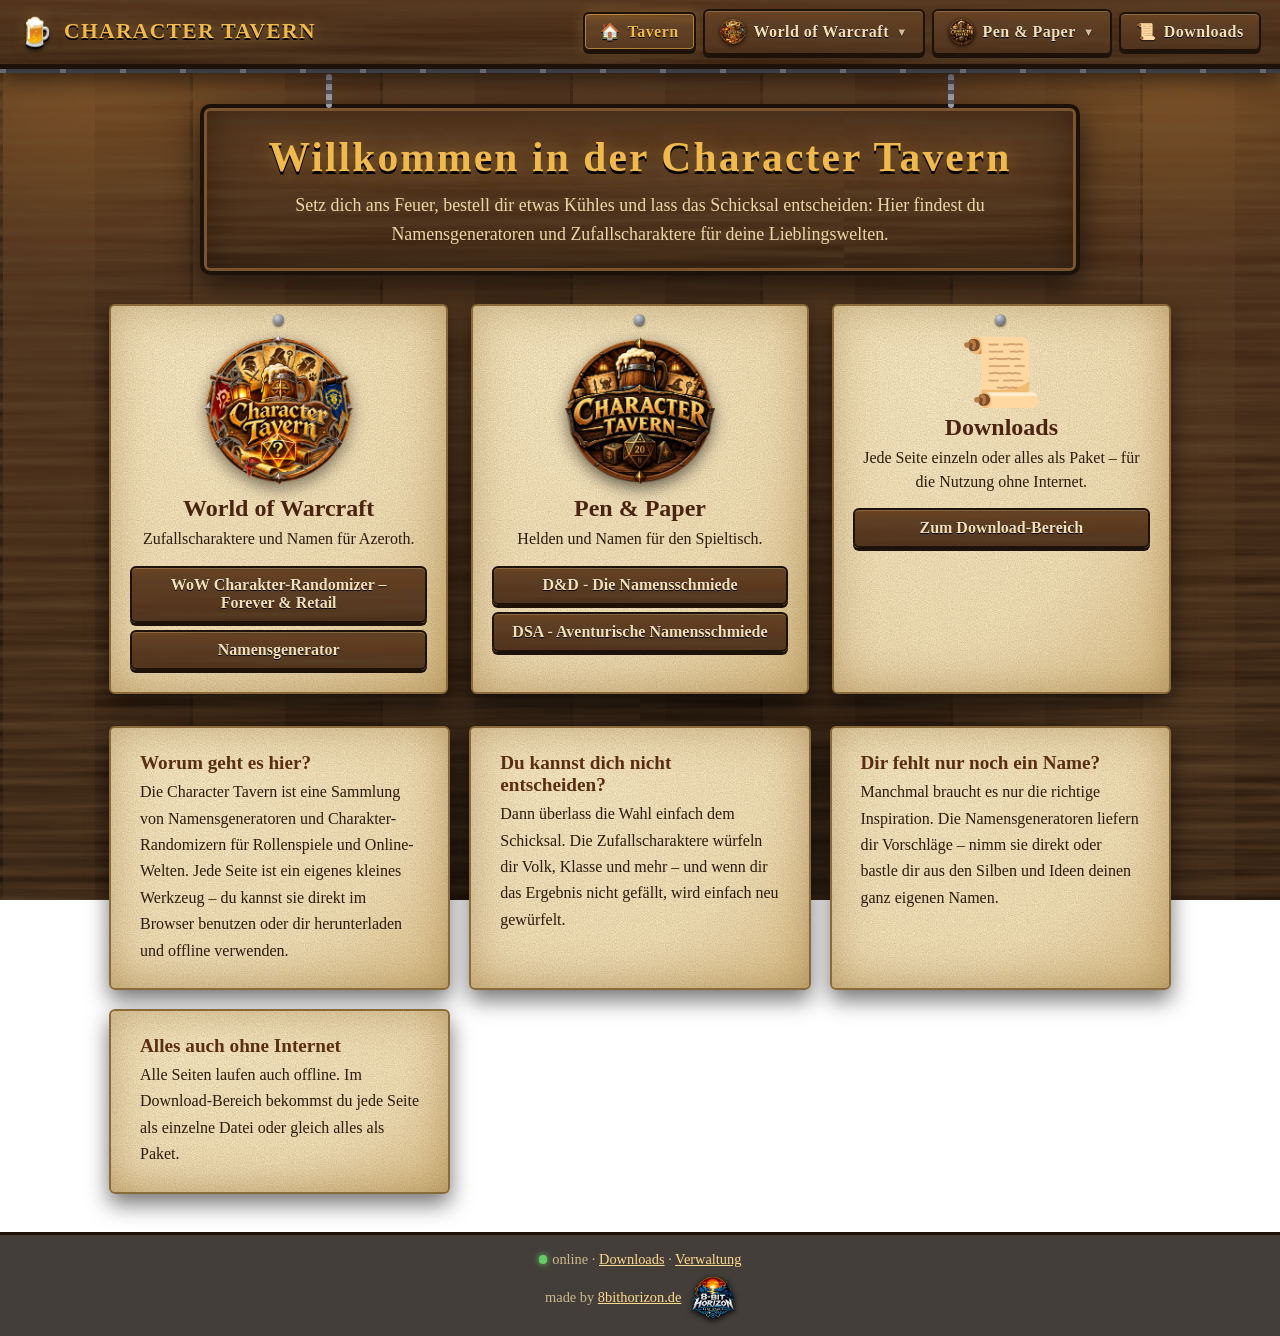
<file: index.html>
<!doctype html>
<html lang="de">
<head>
  <meta charset="utf-8">
  <meta name="viewport" content="width=device-width, initial-scale=1">
  <title>Character Tavern</title>
  <meta name="description" content="Namensgeneratoren und Zufallscharaktere für Rollenspiele – auch offline nutzbar.">
  <meta name="theme-color" content="#3b2414">
  <link rel="manifest" href="manifest.webmanifest">
  <link rel="icon" href="assets/icon.svg" type="image/svg+xml">
  <link rel="apple-touch-icon" href="assets/icon-192.png">
  <link rel="stylesheet" href="css/tavern.css">
</head>
<body>
  <header class="topbar">
    <a class="brand" href="#/"><span class="brand-mug" aria-hidden="true">🍺</span><span>Character Tavern</span></a>
    <button class="burger" id="burger" aria-label="Menü öffnen" aria-expanded="false">☰</button>
    <nav id="nav" aria-label="Hauptnavigation"></nav>
  </header>

  <main id="view" tabindex="-1"></main>

  <footer class="foot">
    <span id="status"><span class="dot"></span>online</span>
    · <a href="#/downloads">Downloads</a>
    · <a href="admin.html">Verwaltung</a>
    <div class="credit">
      <span>made by <a href="https://8bithorizon.de" target="_blank" rel="noopener">8bithorizon.de</a></span>
      <a class="credit-logo" href="https://8bithorizon.de" target="_blank" rel="noopener" aria-label="8-Bit Horizon Game Studio – 8bithorizon.de">
        <img src="assets/logo-8bithorizon.png" alt="8-Bit Horizon Game Studio" width="44" height="44">
      </a>
    </div>
  </footer>

  <noscript><p class="error">Die Character Tavern braucht JavaScript, um zu funktionieren.</p></noscript>
  <script src="js/zip.js"></script>
  <script src="js/app.js"></script>
</body>
</html>
</file>
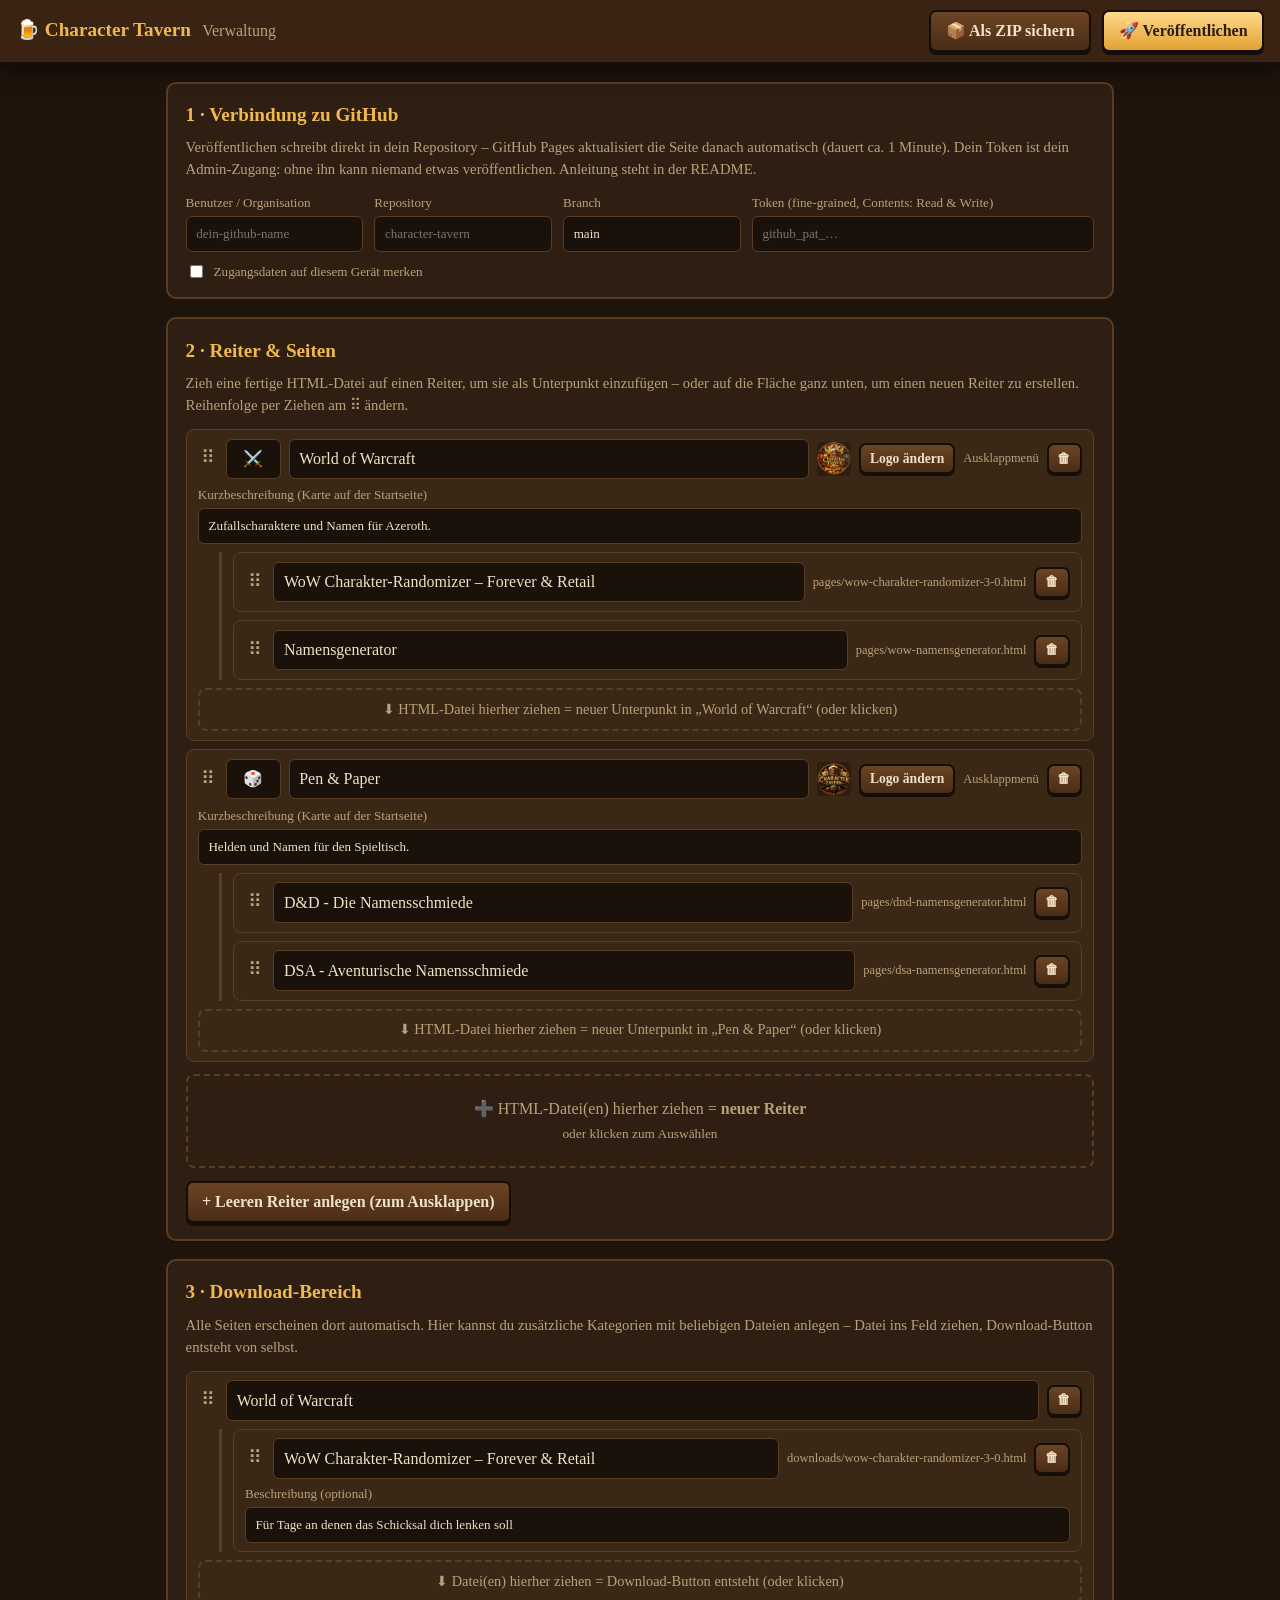
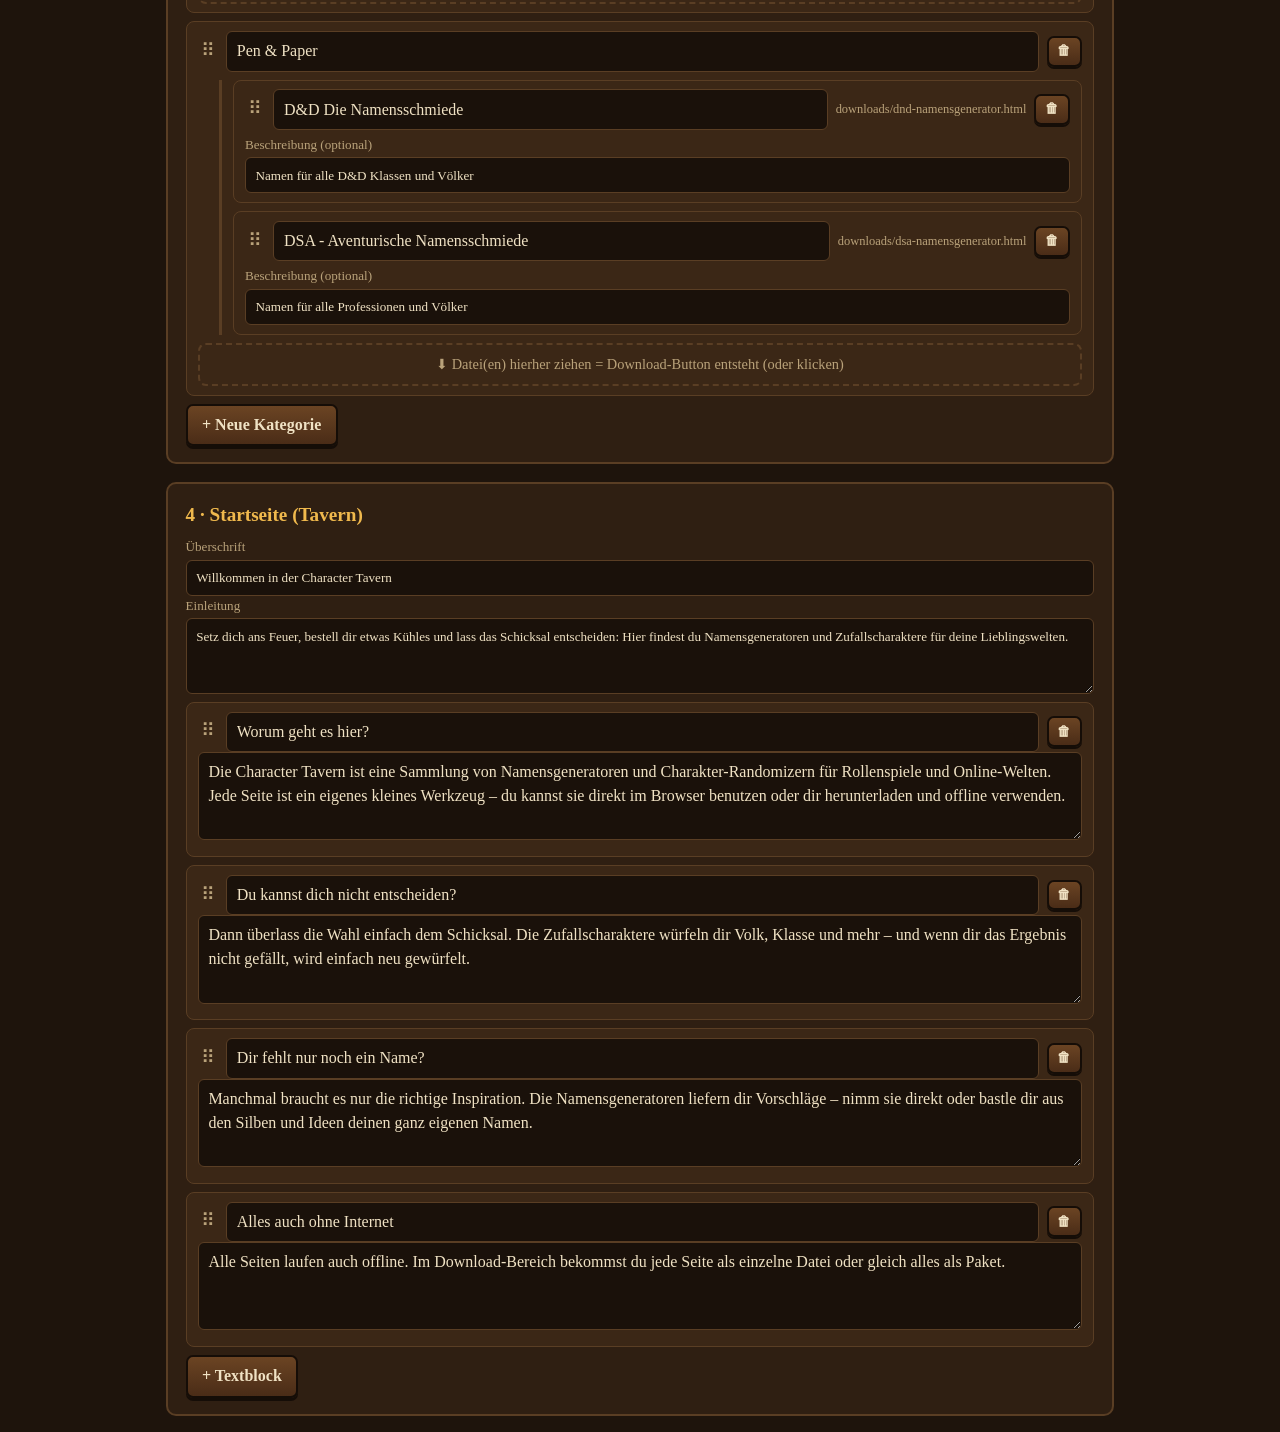
<file: admin.html>
<!doctype html>
<html lang="de">
<head>
  <meta charset="utf-8">
  <meta name="viewport" content="width=device-width, initial-scale=1">
  <meta name="robots" content="noindex,nofollow">
  <title>Character Tavern – Verwaltung</title>
  <link rel="icon" href="assets/icon.svg" type="image/svg+xml">
  <link rel="stylesheet" href="css/admin.css">
</head>
<body>
  <header class="bar">
    <a class="brand" href="index.html">🍺 Character Tavern <small>Verwaltung</small></a>
    <span class="spacer"></span>
    <span id="dirty" class="dirty" hidden>● Ungespeicherte Änderungen</span>
    <button class="btn" id="btnExport" type="button">📦 Als ZIP sichern</button>
    <button class="btn gold" id="btnPublish" type="button">🚀 Veröffentlichen</button>
  </header>

  <main>
    <section class="panel" id="connect">
      <h2>1 · Verbindung zu GitHub</h2>
      <p class="hint">Veröffentlichen schreibt direkt in dein Repository – GitHub Pages aktualisiert die Seite danach automatisch (dauert ca. 1 Minute).
        Dein Token ist dein Admin-Zugang: ohne ihn kann niemand etwas veröffentlichen. Anleitung steht in der README.</p>
      <div class="row">
        <label>Benutzer / Organisation <input id="gOwner" placeholder="dein-github-name"></label>
        <label>Repository <input id="gRepo" placeholder="character-tavern"></label>
        <label>Branch <input id="gBranch" value="main"></label>
        <label class="grow">Token (fine-grained, Contents: Read &amp; Write) <input id="gToken" type="password" placeholder="github_pat_…" autocomplete="off"></label>
      </div>
      <label class="chk"><input type="checkbox" id="gRemember"> Zugangsdaten auf diesem Gerät merken</label>
    </section>

    <section class="panel">
      <h2>2 · Reiter &amp; Seiten</h2>
      <p class="hint">Zieh eine fertige HTML-Datei auf einen Reiter, um sie als Unterpunkt einzufügen – oder auf die Fläche ganz unten, um einen neuen Reiter zu erstellen. Reihenfolge per Ziehen am ⠿ ändern.</p>
      <div id="navList"></div>
      <div class="drop big" id="dropNewTab">➕ HTML-Datei(en) hierher ziehen = <b>neuer Reiter</b><br><small>oder klicken zum Auswählen</small></div>
      <button class="btn" id="btnNewTab" type="button">+ Leeren Reiter anlegen (zum Ausklappen)</button>
    </section>

    <section class="panel">
      <h2>3 · Download-Bereich</h2>
      <p class="hint">Alle Seiten erscheinen dort automatisch. Hier kannst du zusätzliche Kategorien mit beliebigen Dateien anlegen – Datei ins Feld ziehen, Download-Button entsteht von selbst.</p>
      <div id="dlList"></div>
      <button class="btn" id="btnNewCat" type="button">+ Neue Kategorie</button>
    </section>

    <section class="panel">
      <h2>4 · Startseite (Tavern)</h2>
      <div class="row"><label class="grow">Überschrift <input id="hHeading"></label></div>
      <label>Einleitung <textarea id="hLead" rows="3"></textarea></label>
      <div id="blockList"></div>
      <button class="btn" id="btnNewBlock" type="button">+ Textblock</button>
    </section>
  </main>

  <div id="toast" class="toast" role="status" hidden></div>
  <input type="file" id="picker" hidden>
  <script src="js/zip.js"></script>
  <script src="js/admin.js"></script>
</body>
</html>
</file>
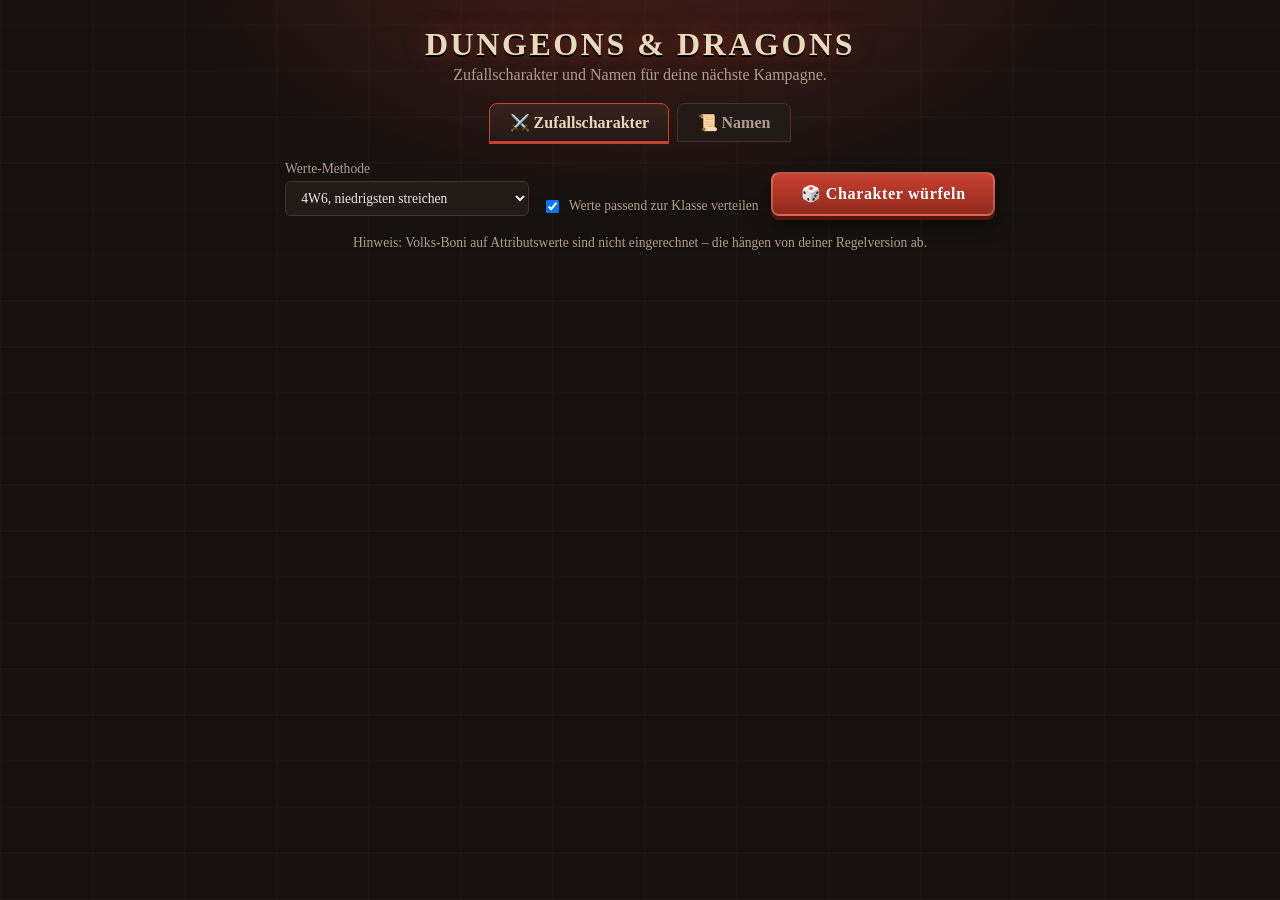
<file: dnd.html>
<!doctype html>
<html lang="de">
<head>
<meta charset="utf-8">
<meta name="viewport" content="width=device-width, initial-scale=1">
<title>D&D Zufallscharakter &amp; Namen</title>
<style>
  :root { --bg:#16110f; --panel:#221a17; --line:#4a3029; --red:#c8402f; --red-2:#8f2a1d; --text:#f1e7dc; --muted:#b09d8e; --bone:#e8d9bb; }
  * { box-sizing:border-box; }
  body { margin:0; min-height:100vh; font-family:Georgia,"Times New Roman",serif; color:var(--text);
    background: radial-gradient(700px 400px at 50% -8%, rgba(200,64,47,.28), transparent 70%),
      repeating-linear-gradient(0deg, rgba(255,255,255,.015) 0 2px, transparent 2px 46px),
      repeating-linear-gradient(90deg, rgba(255,255,255,.015) 0 2px, transparent 2px 92px), var(--bg); }
  .wrap { max-width:900px; margin:0 auto; padding:1.4rem 1rem 3rem; }
  h1 { margin:.2rem 0; text-align:center; color:var(--bone); letter-spacing:.08em; text-transform:uppercase; text-shadow:0 2px 0 #000, 0 0 22px rgba(200,64,47,.5); }
  .sub { text-align:center; color:var(--muted); margin:0 0 1.2rem; }
  .tabs { display:flex; justify-content:center; gap:.5rem; margin-bottom:1.2rem; }
  .tab { font:inherit; font-weight:700; padding:.55rem 1.2rem; cursor:pointer; color:var(--muted); background:var(--panel); border:1px solid var(--line); border-radius:8px 8px 0 0; }
  .tab.on { color:var(--bone); border-color:var(--red); background:linear-gradient(180deg,#3a211b,var(--panel)); box-shadow:0 2px 0 var(--red); }
  .bar { display:flex; flex-wrap:wrap; gap:.8rem; justify-content:center; align-items:flex-end; margin-bottom:1.2rem; }
  .bar label { display:flex; flex-direction:column; gap:.25rem; font-size:.85rem; color:var(--muted); }
  .chk { flex-direction:row !important; align-items:center; gap:.4rem !important; }
  select, button { font:inherit; }
  select { background:var(--panel); color:var(--text); border:1px solid var(--line); border-radius:6px; padding:.5rem .7rem; min-width:150px; }
  .go { padding:.65rem 1.7rem; font-weight:700; cursor:pointer; color:#fff; background:linear-gradient(180deg,var(--red),var(--red-2));
    border:2px solid #ffb0a055; border-radius:8px; box-shadow:0 4px 0 #4d150d, 0 8px 18px rgba(0,0,0,.5); letter-spacing:.04em; }
  .go:active { transform:translateY(2px); box-shadow:0 2px 0 #4d150d; }
  .sheet { background:linear-gradient(180deg,#2a201c,#1c1512); border:2px solid var(--red); border-radius:10px; padding:1.2rem; box-shadow:0 0 0 4px #0007, 0 0 30px rgba(200,64,47,.25); }
  .grid { display:grid; grid-template-columns:repeat(auto-fit,minmax(200px,1fr)); gap:.7rem; margin-bottom:1rem; }
  .field { background:#140f0d; border:1px solid var(--line); border-radius:8px; padding:.6rem .85rem; position:relative; }
  .field small { display:block; color:var(--muted); font-size:.75rem; text-transform:uppercase; letter-spacing:.1em; }
  .field b { display:block; font-size:1.2rem; margin-top:.1rem; color:var(--bone); }
  .field .re { position:absolute; top:.45rem; right:.5rem; background:none; border:0; color:var(--muted); cursor:pointer; font-size:1rem; }
  .field .re:hover { color:var(--red); transform:rotate(90deg); }
  .abil { display:grid; grid-template-columns:repeat(auto-fit,minmax(110px,1fr)); gap:.6rem; }
  .ab { text-align:center; background:#140f0d; border:1px solid var(--line); border-radius:10px; padding:.5rem .3rem; }
  .ab small { display:block; color:var(--muted); letter-spacing:.1em; font-size:.72rem; }
  .ab .v { font-size:1.7rem; font-weight:700; color:var(--bone); }
  .ab .m { color:var(--red); font-weight:700; }
  .actions { display:flex; gap:.6rem; justify-content:center; margin-top:1rem; }
  .ghost { background:transparent; color:var(--text); border:1px solid var(--line); border-radius:6px; padding:.45rem 1rem; cursor:pointer; }
  .ghost:hover { border-color:var(--red); color:var(--bone); }
  .note { text-align:center; color:var(--muted); font-size:.85rem; margin-top:.8rem; }
  .namegrid { display:grid; grid-template-columns:repeat(auto-fill,minmax(230px,1fr)); gap:.6rem; }
  .name { padding:.6rem .8rem; background:var(--panel); border:1px solid var(--line); border-radius:8px; cursor:pointer; font-size:1.1rem; transition:border-color .15s, transform .15s; }
  .name:hover { border-color:var(--red); transform:translateY(-1px); }
  .name.copied { border-color:#7c7; }
  [hidden] { display:none !important; }
</style>
</head>
<body>
<div class="wrap">
  <h1>Dungeons &amp; Dragons</h1>
  <p class="sub">Zufallscharakter und Namen für deine nächste Kampagne.</p>

  <div class="tabs">
    <button class="tab on" data-tab="char">⚔️ Zufallscharakter</button>
    <button class="tab" data-tab="names">📜 Namen</button>
  </div>

  <section id="char">
    <div class="bar">
      <label>Werte-Methode
        <select id="method"><option value="4d6">4W6, niedrigsten streichen</option><option value="std">Standardwerte (15, 14, 13, 12, 10, 8)</option></select>
      </label>
      <label class="chk"><input type="checkbox" id="smart" checked> Werte passend zur Klasse verteilen</label>
      <button class="go" id="goChar">🎲 Charakter würfeln</button>
    </div>
    <div class="sheet" id="sheet" hidden>
      <div class="grid">
        <div class="field"><button class="re" data-re="race" title="Neu würfeln">↻</button><small>Volk</small><b id="race"></b></div>
        <div class="field"><button class="re" data-re="cls" title="Neu würfeln">↻</button><small>Klasse</small><b id="cls"></b></div>
        <div class="field"><button class="re" data-re="bg" title="Neu würfeln">↻</button><small>Hintergrund</small><b id="bg"></b></div>
        <div class="field"><button class="re" data-re="al" title="Neu würfeln">↻</button><small>Gesinnung</small><b id="al"></b></div>
        <div class="field"><button class="re" data-re="name" title="Neu würfeln">↻</button><small>Name</small><b id="name"></b></div>
        <div class="field"><button class="re" data-re="trait" title="Neu würfeln">↻</button><small>Charakterzug</small><b id="trait" style="font-size:1rem"></b></div>
      </div>
      <div class="abil" id="abil"></div>
      <div class="actions">
        <button class="ghost" id="copyChar">📋 Kopieren</button>
        <button class="ghost" id="reAbil">Werte neu würfeln</button>
      </div>
    </div>
    <p class="note">Hinweis: Volks-Boni auf Attributswerte sind nicht eingerechnet – die hängen von deiner Regelversion ab.</p>
  </section>

  <section id="namesTab" hidden>
    <div class="bar">
      <label>Volk <select id="nRace"></select></label>
      <label>Geschlecht <select id="nGender"><option value="m">Männlich</option><option value="f">Weiblich</option><option value="x">Egal</option></select></label>
      <button class="go" id="goNames">🎲 Namen würfeln</button>
    </div>
    <div id="namelist"></div>
  </section>
</div>
<script>
'use strict';
const $ = (id) => document.getElementById(id);
const pick = (a) => a[Math.floor(Math.random() * a.length)];
const cap = (s) => s.charAt(0).toUpperCase() + s.slice(1);

const RACES = ['Aasimar','Drachenblütiger','Elf','Gnom','Goliath','Halbelf','Halbling','Halbork','Mensch','Tiefling','Zwerg'];
const CLASSES = {
  'Barbar':       ['STR','CON','DEX','WIS','CHA','INT'],
  'Barde':        ['CHA','DEX','CON','WIS','INT','STR'],
  'Kleriker':     ['WIS','CON','STR','CHA','DEX','INT'],
  'Druide':       ['WIS','CON','DEX','INT','CHA','STR'],
  'Kämpfer':      ['STR','CON','DEX','WIS','CHA','INT'],
  'Mönch':        ['DEX','WIS','CON','STR','INT','CHA'],
  'Paladin':      ['STR','CHA','CON','WIS','DEX','INT'],
  'Waldläufer':   ['DEX','WIS','CON','STR','INT','CHA'],
  'Schurke':      ['DEX','INT','CHA','CON','WIS','STR'],
  'Zauberer':     ['CHA','CON','DEX','WIS','INT','STR'],
  'Hexenmeister': ['CHA','CON','DEX','WIS','INT','STR'],
  'Magier':       ['INT','CON','DEX','WIS','CHA','STR']
};
const ABIL_DE = { STR:'Stärke', DEX:'Geschick', CON:'Konstitution', INT:'Intelligenz', WIS:'Weisheit', CHA:'Charisma' };
const ORDER = ['STR','DEX','CON','INT','WIS','CHA'];
const BGS = ['Akolyth','Scharlatan','Krimineller','Unterhaltungskünstler','Volksheld','Gildenhandwerker','Eremit','Adliger','Fremder','Weiser','Seemann','Soldat','Gassenkind'];
const ALIGN = ['Rechtschaffen gut','Neutral gut','Chaotisch gut','Rechtschaffen neutral','Neutral','Chaotisch neutral','Rechtschaffen böse','Neutral böse','Chaotisch böse'];
const TRAITS = ['Erzählt bei jeder Gelegenheit eine Geschichte','Misstraut jedem, der zu freundlich ist','Sammelt kleine Andenken','Hat nie genug Proviant dabei','Spricht mit Tieren, als würden sie antworten','Schuldet jemandem einen großen Gefallen','Kann kein Rätsel ungelöst lassen','Hat Angst vor etwas Lächerlichem','Schwört bei einem völlig unbekannten Gott','Gibt jedem Schwert einen Namen'];

/* Namen */
const NAMES = {
  'Mensch':  { f:['Al','Bran','Cor','Dar','Ed','Gar','Hal','Ivo','Lor','Mar','Ser','Wil'], m:['ric','wyn','ard','den','mund','vin'], w:['elle','ina','wyn','lyn','ara','isa'], fam:['Eisen','Rabe','Stein','Hohen','Wolf','Eich','Berg','Nacht'], famS:['hammer','wald','feld','schild','bach','wacht','stein','fels'] },
  'Elf':     { f:['Ael','Ila','Sil','Thal','Ysa','Mal','Fen','Ere','Nae','Cal'], m:['iel','andil','oran','eth','ion','alas'], w:['ria','elle','ana','ysse','ora','isa'], fam:['Mond','Stern','Silber','Blatt','Sonnen','Morgen'], famS:['flüstern','schein','wacht','tau','lied','wind'] },
  'Zwerg':   { f:['Bor','Dur','Gim','Thor','Brom','Kaz','Mor','Tor','Hald','Dag'], m:['rin','grim','dan','mir','dok','bur'], w:['dis','wyn','ra','hild','na','git'], fam:['Eisen','Stein','Gold','Tiefen','Feuer','Amboss'], famS:['faust','bart','schmied','hammer','bruch','herz'] },
  'Halbling':{ f:['Pip','Bil','Mer','Fro','Rosa','Tob','Lil','Sam','Cora','Ned'], m:['bo','by','win','ric','do','lo'], w:['bell','na','ie','ra','lyn','sy'], fam:['Grün','Hügel','Dick','Weich','Schnell','Warm'], famS:['fuß','hügel','busch','topf','korb','tal'] },
  'Gnom':    { f:['Fizz','Zik','Bim','Nib','Gaz','Tink','Wiz','Pip','Zap','Mek'], m:['wick','bolt','spark','gear','nick','zle'], w:['ette','ix','bell','zy','lin','spring'], fam:['Zahn','Funken','Kurbel','Blitz','Rad','Dampf'], famS:['rad','werk','feder','zünder','kolben','knopf'] },
  'Drachenblütiger':{ f:['Bal','Dra','Kri','Ghe','Medr','Nad','Sora','Tar','Rhog','Ari'], m:['asar','ash','ran','gar','jhan','thar'], w:['ra','ia','essa','ira','shi','ala'], fam:['Klar','Feuer','Schuppen','Himmels','Kron','Donner'], famS:['atem','flug','schwinge','gipfel','hort','zahn'] },
  'Tiefling':{ f:['Mal','Zar','Vor','Ame','Kai','Lil','Mor','Nyx','Rie','Ska'], m:['akas','dros','thos','ius','rex','mon'], w:['ira','ith','iel','eth','ria','ane'], fam:['Asche','Nacht','Dorn','Glut','Schatten','Rauch'], famS:['kind','schwur','flamme','pakt','blick','hauch'] },
  'Halbork': { f:['Gro','Mak','Thok','Zug','Dro','Gar','Hurk','Kil','Uth','Rok'], m:['gar','nak','dok','grim','thar','osh'], w:['ka','ga','sha','za','ra','ga'], fam:['Knochen','Blut','Eisen','Zorn','Narben','Brand'], famS:['brecher','zahn','faust','spalter','pranke','hauer'] }
};
let cur = null;

function nameFor(race, g) {
  const N = NAMES[race] || NAMES['Mensch'];
  const gender = g === 'x' || !g ? pick(['m', 'w']) : (g === 'f' ? 'w' : 'm');
  const first = cap((pick(N.f) + pick(N[gender])).replace(/(.)\1\1+/g, '$1$1').toLowerCase());
  return first + ' ' + pick(N.fam) + pick(N.famS);
}
function roll4d6() { const d = [1,2,3,4].map(() => 1 + Math.floor(Math.random() * 6)).sort((a, b) => a - b); return d[1] + d[2] + d[3]; }
function scores(cls) {
  let vals = $('method').value === 'std' ? [15,14,13,12,10,8] : [0,0,0,0,0,0].map(roll4d6);
  vals.sort((a, b) => b - a);
  const out = {};
  if ($('smart').checked) CLASSES[cls].forEach((k, i) => out[k] = vals[i]);
  else { vals.sort(() => Math.random() - .5); ORDER.forEach((k, i) => out[k] = vals[i]); }
  return out;
}
function rollAll() {
  const cls = pick(Object.keys(CLASSES));
  const race = pick(RACES);
  cur = { race, cls, bg: pick(BGS), al: pick(ALIGN), trait: pick(TRAITS), name: nameFor(race, 'x'), ab: scores(cls) };
  show();
}
function reroll(what) {
  if (!cur) return;
  if (what === 'race') { cur.race = pick(RACES); cur.name = nameFor(cur.race, 'x'); }
  else if (what === 'cls') { cur.cls = pick(Object.keys(CLASSES)); cur.ab = scores(cur.cls); }
  else if (what === 'bg') cur.bg = pick(BGS);
  else if (what === 'al') cur.al = pick(ALIGN);
  else if (what === 'trait') cur.trait = pick(TRAITS);
  else if (what === 'name') cur.name = nameFor(cur.race, 'x');
  show();
}
function show() {
  $('sheet').hidden = false;
  ['race','cls','bg','al','trait','name'].forEach((k) => $(k).textContent = cur[k]);
  $('abil').innerHTML = ORDER.map((k) => {
    const v = cur.ab[k], m = Math.floor((v - 10) / 2);
    return `<div class="ab"><small>${ABIL_DE[k]}</small><div class="v">${v}</div><div class="m">${m >= 0 ? '+' : ''}${m}</div></div>`;
  }).join('');
}

/* Tabs */
document.querySelectorAll('.tab').forEach((t) => t.addEventListener('click', () => {
  document.querySelectorAll('.tab').forEach((x) => x.classList.toggle('on', x === t));
  $('char').hidden = t.dataset.tab !== 'char';
  $('namesTab').hidden = t.dataset.tab !== 'names';
}));
document.querySelectorAll('[data-re]').forEach((b) => b.addEventListener('click', () => reroll(b.dataset.re)));
$('goChar').addEventListener('click', rollAll);
$('reAbil').addEventListener('click', () => { if (cur) { cur.ab = scores(cur.cls); show(); } });
$('copyChar').addEventListener('click', () => {
  if (!cur) return;
  const t = `${cur.name} – ${cur.race} ${cur.cls}, ${cur.bg}, ${cur.al}\n` + ORDER.map((k) => `${k} ${cur.ab[k]}`).join(', ');
  (navigator.clipboard ? navigator.clipboard.writeText(t) : Promise.reject()).then(() => { $('copyChar').textContent = '✔ Kopiert'; setTimeout(() => $('copyChar').textContent = '📋 Kopieren', 1400); }).catch(() => prompt('Zum Kopieren:', t));
});

Object.keys(NAMES).forEach((r) => { const o = document.createElement('option'); o.textContent = r; $('nRace').append(o); });
function renderNames() {
  const box = $('namelist'); box.textContent = '';
  const wrap = document.createElement('div'); wrap.className = 'namegrid';
  const seen = new Set();
  while (seen.size < 12) seen.add(nameFor($('nRace').value, $('nGender').value));
  seen.forEach((n) => {
    const d = document.createElement('div'); d.className = 'name'; d.textContent = n;
    d.addEventListener('click', () => { (navigator.clipboard ? navigator.clipboard.writeText(n) : Promise.reject()).then(() => { d.classList.add('copied'); setTimeout(() => d.classList.remove('copied'), 700); }).catch(() => prompt('Zum Kopieren:', n)); });
    wrap.append(d);
  });
  box.append(wrap);
}
$('goNames').addEventListener('click', renderNames);
$('nRace').addEventListener('change', renderNames);
$('nGender').addEventListener('change', renderNames);
renderNames();
</script>
</body>
</html>
</file>
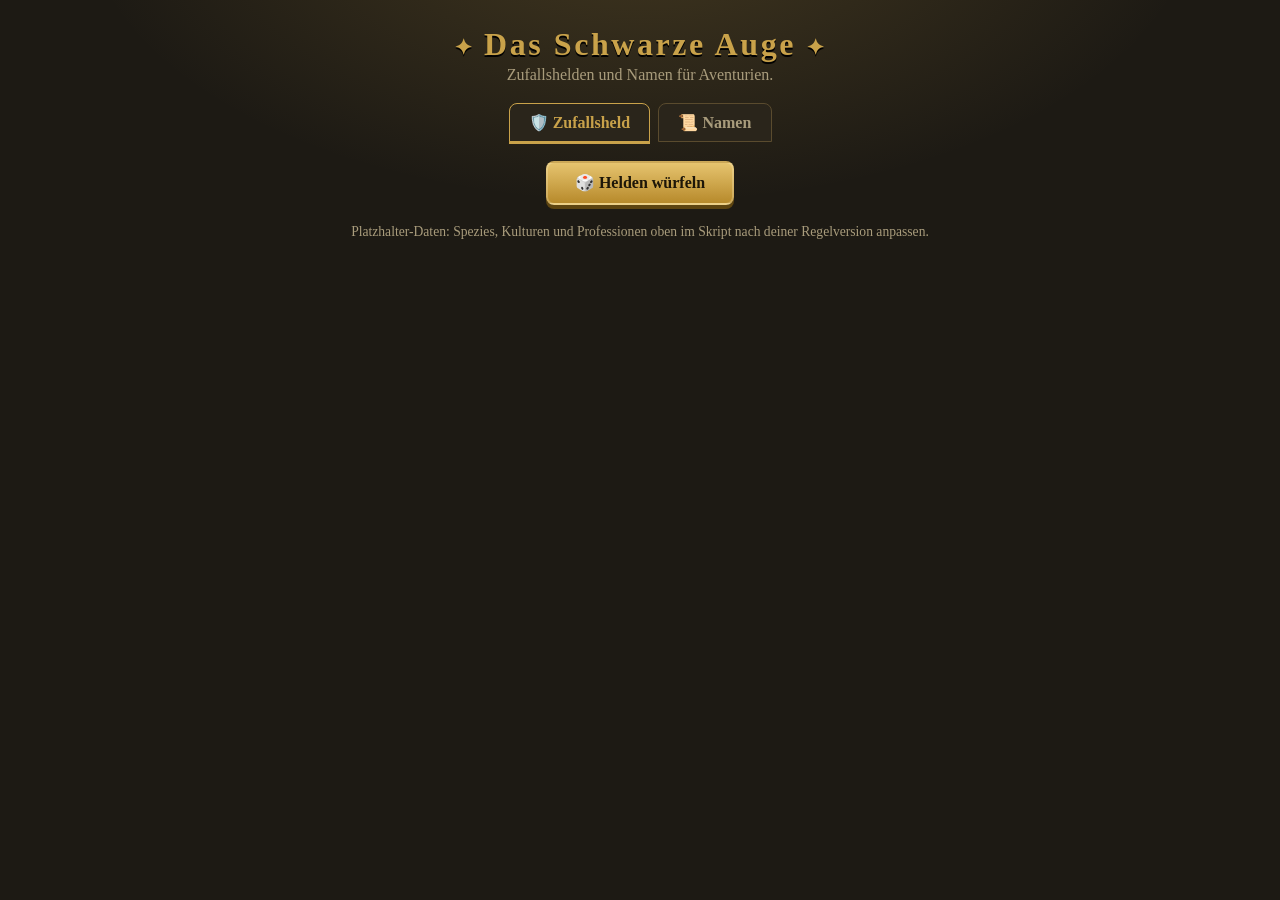
<file: dsa.html>
<!doctype html>
<html lang="de">
<head>
<meta charset="utf-8">
<meta name="viewport" content="width=device-width, initial-scale=1">
<title>DSA Helden &amp; Namen</title>
<style>
  :root { --bg:#1d1a14; --panel:#2a251b; --line:#5a4b2e; --gold:#c9a24a; --text:#efe6cf; --muted:#a99c7c; --green:#5f7f4a; }
  * { box-sizing:border-box; }
  body { margin:0; min-height:100vh; font-family:"Palatino Linotype",Palatino,Georgia,serif; color:var(--text);
    background: radial-gradient(800px 420px at 50% -10%, rgba(201,162,74,.22), transparent 70%), var(--bg); }
  .wrap { max-width:900px; margin:0 auto; padding:1.4rem 1rem 3rem; }
  h1 { margin:.2rem 0; text-align:center; color:var(--gold); letter-spacing:.08em; text-shadow:0 2px 0 #000; }
  h1::before, h1::after { content:"✦"; margin:0 .6rem; font-size:.7em; }
  .sub { text-align:center; color:var(--muted); margin:0 0 1.2rem; }
  .tabs { display:flex; justify-content:center; gap:.5rem; margin-bottom:1.2rem; }
  .tab { font:inherit; font-weight:700; padding:.55rem 1.2rem; cursor:pointer; color:var(--muted); background:var(--panel); border:1px solid var(--line); border-radius:8px 8px 0 0; }
  .tab.on { color:var(--gold); border-color:var(--gold); box-shadow:0 2px 0 var(--gold); }
  .bar { display:flex; flex-wrap:wrap; gap:.8rem; justify-content:center; align-items:flex-end; margin-bottom:1.2rem; }
  .bar label { display:flex; flex-direction:column; gap:.25rem; font-size:.85rem; color:var(--muted); }
  select, button { font:inherit; }
  select { background:var(--panel); color:var(--text); border:1px solid var(--line); border-radius:6px; padding:.5rem .7rem; min-width:160px; }
  .go { padding:.65rem 1.7rem; font-weight:700; cursor:pointer; color:#1d1608; background:linear-gradient(180deg,#e6c46f,#b78a2b); border:2px solid #fff3cf44; border-radius:8px; box-shadow:0 4px 0 #5e4510; }
  .go:active { transform:translateY(2px); box-shadow:0 2px 0 #5e4510; }
  .sheet { background:linear-gradient(180deg,#312a1d,#221d14); border:2px solid var(--gold); border-radius:10px; padding:1.2rem; box-shadow:0 0 0 4px #0006; }
  .grid { display:grid; grid-template-columns:repeat(auto-fit,minmax(200px,1fr)); gap:.7rem; margin-bottom:1rem; }
  .field { background:#17130d; border:1px solid var(--line); border-radius:8px; padding:.6rem .85rem; position:relative; }
  .field small { display:block; color:var(--muted); font-size:.75rem; text-transform:uppercase; letter-spacing:.1em; }
  .field b { display:block; font-size:1.2rem; margin-top:.1rem; }
  .field .re { position:absolute; top:.45rem; right:.5rem; background:none; border:0; color:var(--muted); cursor:pointer; font-size:1rem; }
  .field .re:hover { color:var(--gold); }
  .actions { display:flex; gap:.6rem; justify-content:center; margin-top:.4rem; }
  .ghost { background:transparent; color:var(--text); border:1px solid var(--line); border-radius:6px; padding:.45rem 1rem; cursor:pointer; }
  .ghost:hover { border-color:var(--gold); color:var(--gold); }
  .note { text-align:center; color:var(--muted); font-size:.85rem; margin-top:.8rem; }
  .namegrid { display:grid; grid-template-columns:repeat(auto-fill,minmax(230px,1fr)); gap:.6rem; }
  .name { padding:.6rem .8rem; background:var(--panel); border:1px solid var(--line); border-radius:8px; cursor:pointer; font-size:1.1rem; transition:border-color .15s, transform .15s; }
  .name:hover { border-color:var(--gold); transform:translateY(-1px); }
  .name.copied { border-color:#7c7; }
  [hidden] { display:none !important; }
</style>
</head>
<body>
<div class="wrap">
  <h1>Das Schwarze Auge</h1>
  <p class="sub">Zufallshelden und Namen für Aventurien.</p>
  <div class="tabs">
    <button class="tab on" data-tab="char">🛡️ Zufallsheld</button>
    <button class="tab" data-tab="names">📜 Namen</button>
  </div>

  <section id="charTab">
    <div class="bar"><button class="go" id="goChar">🎲 Helden würfeln</button></div>
    <div class="sheet" id="sheet" hidden>
      <div class="grid">
        <div class="field"><button class="re" data-re="name">↻</button><small>Name</small><b id="name"></b></div>
        <div class="field"><button class="re" data-re="spezies">↻</button><small>Spezies</small><b id="spezies"></b></div>
        <div class="field"><button class="re" data-re="kultur">↻</button><small>Kultur</small><b id="kultur"></b></div>
        <div class="field"><button class="re" data-re="beruf">↻</button><small>Profession</small><b id="beruf"></b></div>
        <div class="field"><button class="re" data-re="gott">↻</button><small>Gottheit</small><b id="gott"></b></div>
        <div class="field"><button class="re" data-re="trait">↻</button><small>Eigenheit</small><b id="trait" style="font-size:1rem"></b></div>
      </div>
      <div class="actions"><button class="ghost" id="copyChar">📋 Kopieren</button></div>
    </div>
    <p class="note">Platzhalter-Daten: Spezies, Kulturen und Professionen oben im Skript nach deiner Regelversion anpassen.</p>
  </section>

  <section id="namesTab" hidden>
    <div class="bar">
      <label>Spezies / Kultur <select id="nRace"></select></label>
      <label>Geschlecht <select id="nGender"><option value="m">Männlich</option><option value="f">Weiblich</option><option value="x">Egal</option></select></label>
      <button class="go" id="goNames">🎲 Namen würfeln</button>
    </div>
    <div id="namelist"></div>
  </section>
</div>
<script>
'use strict';
const $ = (id) => document.getElementById(id);
const pick = (a) => a[Math.floor(Math.random() * a.length)];
const cap = (s) => s.charAt(0).toUpperCase() + s.slice(1);

const DATA = {
  'Mensch (Mittelreich)': { spezies:'Mensch', kultur:'Mittelreich', f:['Ale','Bran','Cor','Dor','Ger','Hal','Lud','Rah','Tar','Wolf'], m:['brecht','gar','hard','mar','win','ward'], w:['linde','trud','wyn','hild','ia','ine'], fam:['von Gareth','von Havena','von Kuslik','Eichenhain','Rabenstein','Sturmfels'] },
  'Mensch (Thorwal)':    { spezies:'Mensch', kultur:'Thorwal', f:['Ask','Bjorn','Eir','Gun','Hjal','Ragn','Sig','Thor','Ulf','Yrs'], m:['mar','ulf','ar','vald','nir','dar'], w:['hild','run','dis','a','id','vi'], fam:['Thorwaler Sohn','Hjaldasdottir','Ottajaskos','Eisenfaust','Wellenreiter'] },
  'Mensch (Tulamiden)':  { spezies:'Mensch', kultur:'Tulamidisch', f:['Ab','Ha','Is','Ka','Mah','Nar','Ras','Sal','Yas','Zah'], m:['dul','shid','im','ar','ir','ak'], w:['mina','fira','ida','bia','ira','nah'], fam:['ibn Kadir','ibn Rashid','saba Amira','ben Aran','ibn Hasan'] },
  'Elf (Waldelf)':       { spezies:'Elf', kultur:'Waldelfen', f:['Aly','Cae','Fen','Lor','Mir','Nay','Sil','Tha','Yli','Ere'], m:['ron','vir','las','dor','nil','al'], w:['ia','ana','ira','ys','eth','ela'], fam:['Blattwisperer','Mondlied','Nebelwanderer','Sternentau'] },
  'Zwerg (Ambosszwerg)': { spezies:'Zwerg', kultur:'Ambosszwerge', f:['Ag','Bar','Dur','Gor','Gim','Har','Rog','Tor','Um','Xor'], m:['rax','bold','grim','dak','mur','bur'], w:['hild','ga','wina','dra','bja','run'], fam:['Sohn des Boron','Hammerhand','Tiefenfels','Erzbart','Kupferkessel'] },
  'Halbelf (Auelfen)':   { spezies:'Halbelf', kultur:'Auelfen', f:['Ar','El','Is','Kae','Lan','Ni','Ro','Sa','Tir','Vae'], m:['wen','is','dal','ron','ios','ael'], w:['wen','ia','ira','elle','ana','iel'], fam:['Auenwandler','Zwielicht','Bachlied','Weidenhain'] }
};
const PROF = ['Abenteurer','Söldner','Gelehrter','Magier','Händler','Streuner','Jäger','Geweihter','Schmied','Gaukler','Dieb','Kapitän','Heilerin','Ritter','Kräutersammler','Spion'];
const GODS = ['Praios (Gerechtigkeit)','Rondra (Mut)','Efferd (Wasser)','Travia (Gastfreundschaft)','Boron (Tod & Schlaf)','Hesinde (Weisheit)','Firun (Jagd)','Tsa (Wandel)','Phex (Handel & Diebe)','Peraine (Heilung)','Ingerimm (Handwerk)','Rahja (Lebensfreude)','Swafnir (Wale, Thorwal)'];
const TRAITS = ['Kann keine Schulden vergessen','Sammelt Schnapsrezepte','Hat einen verdächtig treuen Hund','Redet im Schlaf von alten Zeiten','Fürchtet sich vor Pferden','Träumt vom eigenen Gasthaus','Trägt eine Reliquie, an die niemand glaubt','Hat eine Narbe mit zu guter Geschichte','Misstraut Magiern aus Prinzip','Singt falsch, aber laut'];
let cur = null;

function nameFor(key, g) {
  const D = DATA[key];
  const gender = g === 'x' || !g ? pick(['m', 'w']) : (g === 'f' ? 'w' : 'm');
  return cap((pick(D.f) + pick(D[gender])).replace(/(.)\1\1+/g, '$1$1').toLowerCase()) + ' ' + pick(D.fam);
}
function rollAll() {
  const key = pick(Object.keys(DATA));
  cur = { key, spezies: DATA[key].spezies, kultur: DATA[key].kultur, beruf: pick(PROF), gott: pick(GODS), trait: pick(TRAITS), name: nameFor(key, 'x') };
  show();
}
function reroll(w) {
  if (!cur) return;
  if (w === 'spezies' || w === 'kultur') { cur.key = pick(Object.keys(DATA)); cur.spezies = DATA[cur.key].spezies; cur.kultur = DATA[cur.key].kultur; cur.name = nameFor(cur.key, 'x'); }
  else if (w === 'name') cur.name = nameFor(cur.key, 'x');
  else cur[w] = pick({ beruf:PROF, gott:GODS, trait:TRAITS }[w]);
  show();
}
function show() { $('sheet').hidden = false; ['name','spezies','kultur','beruf','gott','trait'].forEach((k) => $(k).textContent = cur[k]); }

document.querySelectorAll('.tab').forEach((t) => t.addEventListener('click', () => {
  document.querySelectorAll('.tab').forEach((x) => x.classList.toggle('on', x === t));
  $('charTab').hidden = t.dataset.tab !== 'char';
  $('namesTab').hidden = t.dataset.tab !== 'names';
}));
document.querySelectorAll('[data-re]').forEach((b) => b.addEventListener('click', () => reroll(b.dataset.re)));
$('goChar').addEventListener('click', rollAll);
$('copyChar').addEventListener('click', () => {
  if (!cur) return;
  const t = `${cur.name} – ${cur.spezies} (${cur.kultur}), ${cur.beruf}, Gottheit: ${cur.gott}`;
  (navigator.clipboard ? navigator.clipboard.writeText(t) : Promise.reject()).then(() => { $('copyChar').textContent = '✔ Kopiert'; setTimeout(() => $('copyChar').textContent = '📋 Kopieren', 1400); }).catch(() => prompt('Zum Kopieren:', t));
});

Object.keys(DATA).forEach((r) => { const o = document.createElement('option'); o.textContent = r; $('nRace').append(o); });
function renderNames() {
  const box = $('namelist'); box.textContent = '';
  const wrap = document.createElement('div'); wrap.className = 'namegrid';
  const seen = new Set();
  while (seen.size < 12) seen.add(nameFor($('nRace').value, $('nGender').value));
  seen.forEach((n) => {
    const d = document.createElement('div'); d.className = 'name'; d.textContent = n;
    d.addEventListener('click', () => { (navigator.clipboard ? navigator.clipboard.writeText(n) : Promise.reject()).then(() => { d.classList.add('copied'); setTimeout(() => d.classList.remove('copied'), 700); }).catch(() => prompt('Zum Kopieren:', n)); });
    wrap.append(d);
  });
  box.append(wrap);
}
$('goNames').addEventListener('click', renderNames);
$('nRace').addEventListener('change', renderNames);
$('nGender').addEventListener('change', renderNames);
renderNames();
</script>
</body>
</html>
</file>
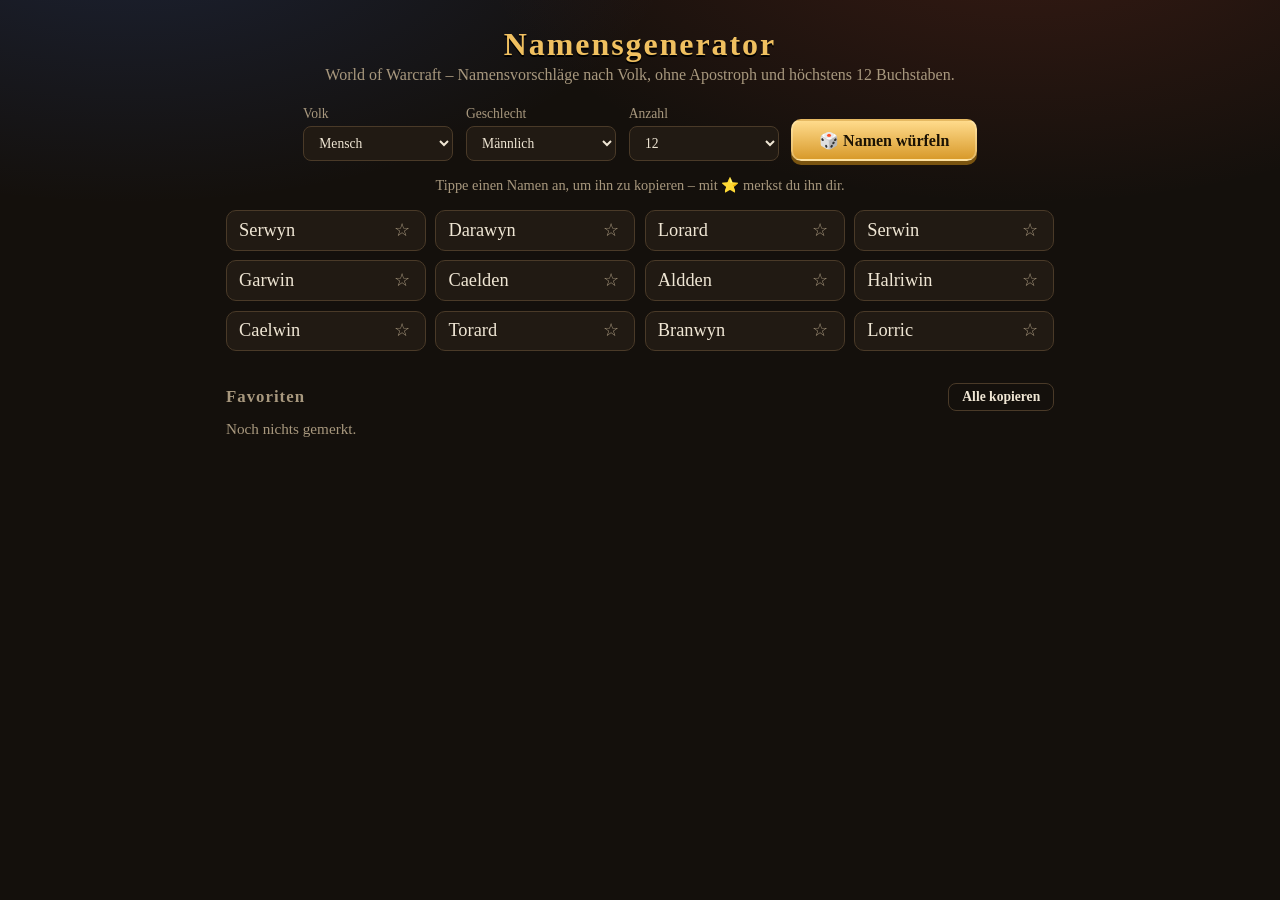
<file: wow-namensgenerator.html>
<!doctype html>
<html lang="de">
<head>
<meta charset="utf-8">
<meta name="viewport" content="width=device-width, initial-scale=1">
<title>WoW Namensgenerator</title>
<style>
  :root { --bg:#14100c; --panel:#211a13; --line:#4a3a28; --gold:#f0c060; --text:#efe6d4; --muted:#a8987e; }
  * { box-sizing:border-box; }
  body { margin:0; min-height:100vh; font-family:"Palatino Linotype",Palatino,Georgia,serif; color:var(--text);
    background: radial-gradient(800px 420px at 80% -10%, rgba(200,70,50,.2), transparent 70%),
                radial-gradient(800px 420px at 10% -10%, rgba(60,110,220,.2), transparent 70%), var(--bg); }
  .wrap { max-width:860px; margin:0 auto; padding:1.4rem 1rem 3rem; }
  h1 { margin:.2rem 0; text-align:center; color:var(--gold); letter-spacing:.06em; text-shadow:0 2px 0 #000; }
  .sub { text-align:center; color:var(--muted); margin:0 0 1.4rem; }
  .bar { display:flex; flex-wrap:wrap; gap:.8rem; justify-content:center; align-items:flex-end; margin-bottom:1rem; }
  .bar label { display:flex; flex-direction:column; gap:.25rem; font-size:.85rem; color:var(--muted); }
  select, button { font:inherit; }
  select { background:var(--panel); color:var(--text); border:1px solid var(--line); border-radius:8px; padding:.5rem .7rem; min-width:150px; }
  .go { padding:.6rem 1.6rem; font-weight:700; cursor:pointer; color:#1b1204; background:linear-gradient(180deg,#ffdb8c,#d89a2b);
    border:2px solid #fff3cf55; border-radius:10px; box-shadow:0 4px 0 #7a5410; }
  .go:active { transform:translateY(2px); box-shadow:0 2px 0 #7a5410; }
  .hint { text-align:center; color:var(--muted); font-size:.9rem; margin:.2rem 0 1rem; }
  #names { display:grid; grid-template-columns:repeat(auto-fill,minmax(180px,1fr)); gap:.6rem; }
  .name { display:flex; align-items:center; justify-content:space-between; gap:.4rem; padding:.55rem .75rem; background:var(--panel);
    border:1px solid var(--line); border-radius:10px; cursor:pointer; font-size:1.15rem; transition:border-color .15s, transform .15s; }
  .name:hover { border-color:var(--gold); transform:translateY(-1px); }
  .name .star { background:none; border:0; cursor:pointer; font-size:1.1rem; color:var(--muted); padding:0 .2rem; }
  .name .star.on { color:var(--gold); }
  .name.copied { border-color:#7c7; }
  h2 { font-size:1.05rem; color:var(--muted); margin:2rem 0 .6rem; letter-spacing:.06em; display:flex; justify-content:space-between; align-items:center; }
  .ghost { background:transparent; color:var(--text); border:1px solid var(--line); border-radius:8px; padding:.3rem .8rem; cursor:pointer; font-size:.85rem; }
  .ghost:hover { border-color:var(--gold); color:var(--gold); }
  .empty { color:var(--muted); font-size:.95rem; }
</style>
</head>
<body>
<div class="wrap">
  <h1>Namensgenerator</h1>
  <p class="sub">World of Warcraft – Namensvorschläge nach Volk, ohne Apostroph und höchstens 12 Buchstaben.</p>

  <div class="bar">
    <label>Volk <select id="race"></select></label>
    <label>Geschlecht
      <select id="gender"><option value="m">Männlich</option><option value="f">Weiblich</option><option value="x">Egal</option></select>
    </label>
    <label>Anzahl
      <select id="count"><option>8</option><option selected>12</option><option>20</option></select>
    </label>
    <button class="go" id="go">🎲 Namen würfeln</button>
  </div>
  <p class="hint">Tippe einen Namen an, um ihn zu kopieren – mit ⭐ merkst du ihn dir.</p>
  <div id="names"></div>

  <h2>Favoriten <button class="ghost" id="copyFav">Alle kopieren</button></h2>
  <div id="favs" style="display:flex;flex-wrap:wrap;gap:.5rem"></div>
</div>
<script>
'use strict';
/* Silbenbausteine je Volk (Platzhalter – gerne erweitern). pre + (mid) + suf */
const RACES = {
  'Mensch':      { pre:['Ald','Bran','Cael','Dar','Edmund','Gar','Hal','Lor','Mar','Ser','Tor','Wil'], mid:['en','er','ri','a'], m:['ric','wyn','ard','den','mund','win'], f:['elle','ina','wyn','lyn','ara','isa'] },
  'Zwerg':       { pre:['Bor','Dur','Gim','Thor','Brom','Kaz','Mor','Tor','Hald','Dag'], mid:['in','ur','ak','gar'], m:['rin','grim','dan','mir','dok','bur'], f:['dis','wyn','ra','hild','na','git'] },
  'Nachtelf':    { pre:['Ael','Ela','Silv','Thal','Ysa','Mal','Teld','Shan','Ilis','Fen'], mid:['an','ia','ar','el'], m:['iel','andil','oran','eth','ion','alas'], f:['ria','elle','ana','ysse','ora','isa'] },
  'Gnom':        { pre:['Fizz','Zik','Bim','Nib','Gaz','Tink','Wiz','Pip','Zap','Mek'], mid:['le','ix','ob','er'], m:['wick','bolt','spark','gear','nick','zle'], f:['ette','ix','bell','zy','lin','spring'] },
  'Draenei':     { pre:['Ara','Vel','Zer','Mak','Nor','Ata','Oru','Kae','Lur','Bel'], mid:['el','an','ur','ish'], m:['dor','nos','mir','dar','eth','ian'], f:['eth','ara','lia','esa','ine','ira'] },
  'Worgen':      { pre:['Gil','Har','Cro','Wulf','Dar','Lor','Gre','Ced','Aeg','Ros'], mid:['an','ric','el','ow'], m:['wulf','mar','gar','ric','ton','den'], f:['wen','ina','ell','ia','ette','ra'] },
  'Leerenelf':   { pre:['Zel','Vae','Xal','Nyx','Ul','Zar','Ish','Vor','Kel','Lyx'], mid:['an','is','ar','yx'], m:['ion','ath','thas','rix','el','os'], f:['ira','ysa','ael','ora','ine','esh'] },
  'Orc':         { pre:['Gro','Mak','Thok','Zug','Dro','Gar','Gor','Hurk','Kil','Nazg','Urg','Rok'], mid:['ra','gash','ul','og'], m:['gar','nak','dok','grim','thar','osh'], f:['ka','ga','sha','za','ra','ka'] },
  'Untoter':     { pre:['Mor','Vel','Gra','Sil','Dre','Mal','Nec','Vor','Cad','Ash'], mid:['ro','ma','ve','ze'], m:['mond','reth','mus','gar','dan','ius'], f:['ia','ana','elle','ra','ira','ine'] },
  'Tauren':      { pre:['Bael','Cairn','Hamu','Kah','Mulg','Nal','Ona','Tah','Uni','Bru'], mid:['ha','mu','wa','ka'], m:['hoof','horn','run','tak','moon','dar'], f:['ana','ha','mia','wen','ya','sa'] },
  'Troll':       { pre:['Zul','Jin','Vol','Rok','Zan','Sen','Tor','Mal','Raz','Zek'], mid:['ja','ka','ri','az'], m:['jin','tazz','rak','zul','dar','ko'], f:['jin','ka','ra','sa','ti','zi'] },
  'Blutelf':     { pre:['Sun','Lor','Kael','Ver','Aura','Ral','Thal','Quel','Ana','Jar'], mid:['en','ia','ar','ael'], m:['thas','rion','dor','as','aran','el'], f:['iel','ria','elle','ana','ira','ine'] },
  'Goblin':      { pre:['Gaz','Fiz','Bix','Gik','Nix','Rez','Zip','Krix','Sprock','Dex'], mid:['zle','it','ob','ik'], m:['bolt','fizz','nik','snap','wick','tix'], f:['zy','ix','bell','nik','tte','ie'] },
  'Pandaren':    { pre:['Chen','Lin','Shu','Bao','Yun','Tao','Mei','Wan','Hao','Ren'], mid:['li','shan','ming','ye'], m:['shi','bao','yu','fu','long','tai'], f:['mei','lin','yun','xia','ling','hua'] },
  'Dracthyr':    { pre:['Vor','Azu','Dra','Kae','Ner','Sar','Ixi','Tha','Vel','Zae'], mid:['ra','is','on','ex'], m:['thrax','ion','dar','ros','zor','ath'], f:['thyra','ysa','ira','ara','essa','ix'] }
};
const $ = (id) => document.getElementById(id);
const pick = (a) => a[Math.floor(Math.random() * a.length)];
const cap = (s) => s.charAt(0).toUpperCase() + s.slice(1).toLowerCase();
const KEY = 'ct-wow-favoriten';
let favs = [];
try { favs = JSON.parse(localStorage.getItem(KEY) || '[]'); } catch (e) {}

Object.keys(RACES).forEach((r) => { const o = document.createElement('option'); o.textContent = r; $('race').append(o); });

function makeName(r, g) {
  const R = RACES[r];
  const gender = g === 'x' ? pick(['m', 'f']) : g;
  for (let i = 0; i < 40; i++) {
    let n = pick(R.pre);
    if (Math.random() < .3) n += pick(R.mid);
    n += pick(R[gender]);
    n = cap(n.replace(/(.)\1\1+/g, '$1$1'));
    if (n.length >= 3 && n.length <= 12) return n;
  }
  return cap(pick(R.pre) + pick(R[gender]));
}

function save() { try { localStorage.setItem(KEY, JSON.stringify(favs)); } catch (e) {} }
function copy(t, node) {
  const done = () => { if (node) { node.classList.add('copied'); setTimeout(() => node.classList.remove('copied'), 700); } };
  if (navigator.clipboard) navigator.clipboard.writeText(t).then(done).catch(() => prompt('Zum Kopieren:', t)); else prompt('Zum Kopieren:', t);
}

function render() {
  const box = $('names'); box.textContent = '';
  const seen = new Set();
  const n = +$('count').value;
  while (seen.size < n) seen.add(makeName($('race').value, $('gender').value));
  seen.forEach((name) => {
    const d = document.createElement('div'); d.className = 'name';
    const s = document.createElement('span'); s.textContent = name;
    const star = document.createElement('button'); star.className = 'star' + (favs.includes(name) ? ' on' : ''); star.textContent = favs.includes(name) ? '★' : '☆';
    star.title = 'Merken';
    star.addEventListener('click', (e) => {
      e.stopPropagation();
      favs = favs.includes(name) ? favs.filter((f) => f !== name) : favs.concat(name);
      save(); star.classList.toggle('on'); star.textContent = favs.includes(name) ? '★' : '☆'; renderFavs();
    });
    d.append(s, star);
    d.addEventListener('click', () => copy(name, d));
    box.append(d);
  });
}
function renderFavs() {
  const box = $('favs'); box.textContent = '';
  if (!favs.length) { box.innerHTML = '<span class="empty">Noch nichts gemerkt.</span>'; return; }
  favs.forEach((f) => {
    const d = document.createElement('div'); d.className = 'name'; d.style.fontSize = '1rem';
    const s = document.createElement('span'); s.textContent = f;
    const x = document.createElement('button'); x.className = 'star'; x.textContent = '✕'; x.title = 'Entfernen';
    x.addEventListener('click', (e) => { e.stopPropagation(); favs = favs.filter((v) => v !== f); save(); renderFavs(); render(); });
    d.append(s, x); d.addEventListener('click', () => copy(f, d)); box.append(d);
  });
}
$('go').addEventListener('click', render);
['race', 'gender', 'count'].forEach((id) => $(id).addEventListener('change', render));
$('copyFav').addEventListener('click', () => favs.length && copy(favs.join(', ')));
render(); renderFavs();
</script>
</body>
</html>
</file>
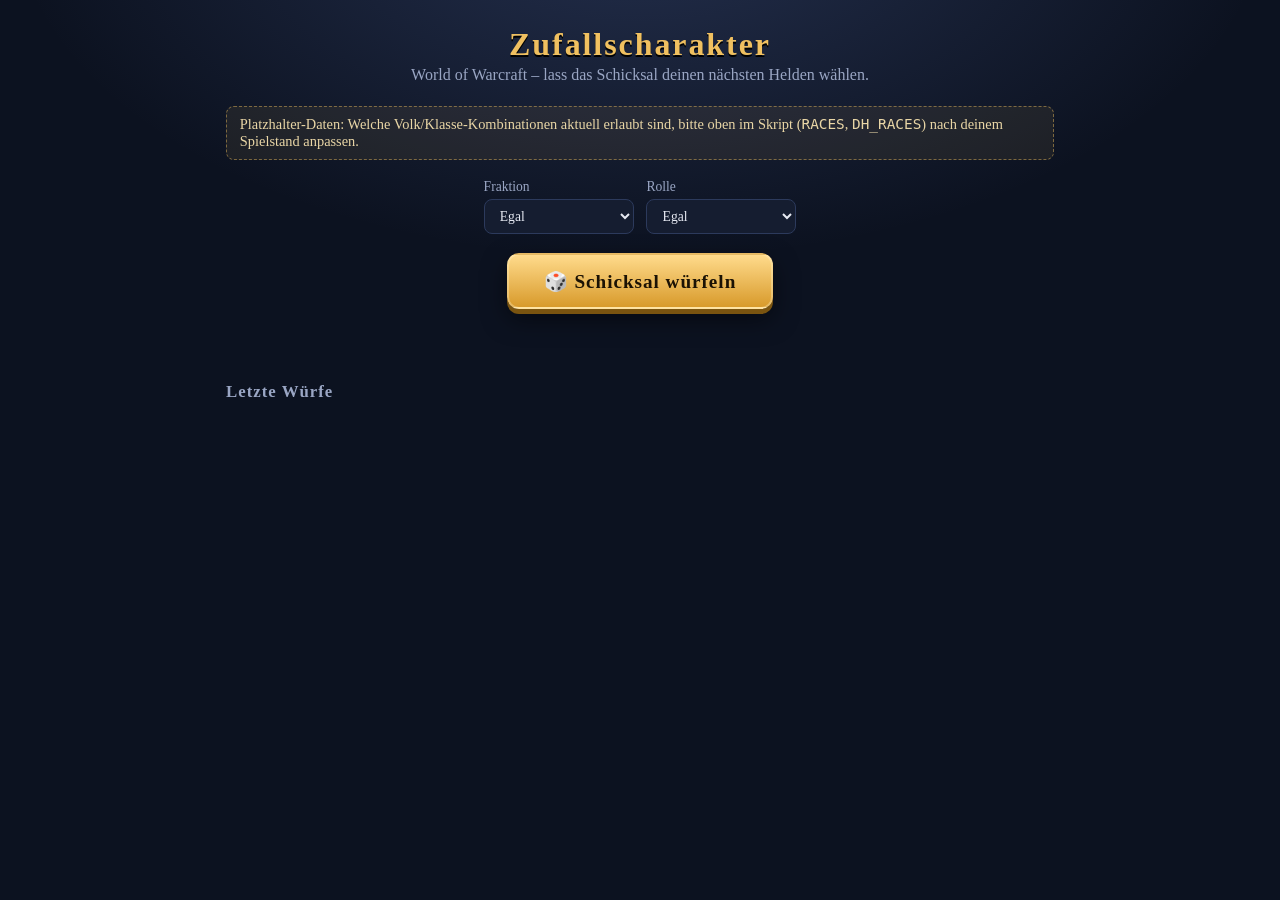
<file: wow-zufallscharakter.html>
<!doctype html>
<html lang="de">
<head>
<meta charset="utf-8">
<meta name="viewport" content="width=device-width, initial-scale=1">
<title>WoW Zufallscharakter</title>
<style>
  :root { --bg:#0c1220; --panel:#151d30; --line:#2c3a5c; --gold:#f0c060; --text:#e6e9f2; --muted:#9aa6c4; --accent:#f0c060; --accent-2:#6b88d6; }
  body.horde { --accent:#e0523f; --accent-2:#a33; }
  body.allianz { --accent:#4f86ee; --accent-2:#2d57b3; }
  * { box-sizing:border-box; }
  body { margin:0; min-height:100vh; font-family:"Palatino Linotype",Palatino,Georgia,serif; color:var(--text);
    background: radial-gradient(900px 500px at 50% -10%, rgba(107,136,214,.25), transparent 70%), var(--bg); transition: --accent .3s; }
  .wrap { max-width:860px; margin:0 auto; padding:1.4rem 1rem 3rem; }
  h1 { margin:.2rem 0 .2rem; text-align:center; color:var(--gold); letter-spacing:.06em; text-shadow:0 2px 0 #000; }
  .sub { text-align:center; color:var(--muted); margin:0 0 1.4rem; }
  .note { background:rgba(240,192,96,.08); border:1px dashed rgba(240,192,96,.45); color:#e9d6a6; border-radius:8px; padding:.55rem .8rem; font-size:.9rem; margin-bottom:1.2rem; }
  .filters { display:flex; flex-wrap:wrap; gap:.8rem; justify-content:center; margin-bottom:1.2rem; }
  .filters label { display:flex; flex-direction:column; gap:.25rem; font-size:.85rem; color:var(--muted); }
  select, button { font:inherit; }
  select { background:var(--panel); color:var(--text); border:1px solid var(--line); border-radius:8px; padding:.5rem .7rem; min-width:150px; }
  .roll { display:block; margin:0 auto 1.4rem; padding:.9rem 2.2rem; font-size:1.2rem; font-weight:700; letter-spacing:.05em; cursor:pointer;
    color:#1b1204; background:linear-gradient(180deg,#ffdb8c,#d89a2b); border:2px solid #fff3cf55; border-radius:12px;
    box-shadow:0 5px 0 #7a5410, 0 10px 24px rgba(0,0,0,.5); transition:transform .1s; }
  .roll:active { transform:translateY(3px); box-shadow:0 2px 0 #7a5410; }
  .die { display:inline-block; }
  .rolling .die { animation:spin .6s ease-in-out; }
  @keyframes spin { to { transform:rotate(540deg) scale(1.25); } }
  .sheet { background:linear-gradient(180deg,var(--panel),#101728); border:2px solid var(--accent); border-radius:14px;
    box-shadow:0 0 0 4px #0008, 0 0 32px color-mix(in srgb, var(--accent) 35%, transparent); padding:1.2rem; transition:border-color .3s, box-shadow .3s; }
  .fac { text-align:center; font-weight:700; letter-spacing:.2em; text-transform:uppercase; color:var(--accent); margin-bottom:.8rem; }
  .grid { display:grid; grid-template-columns:repeat(auto-fit,minmax(220px,1fr)); gap:.8rem; }
  .field { background:#0b1120; border:1px solid var(--line); border-radius:10px; padding:.7rem .9rem; position:relative; }
  .field small { display:block; color:var(--muted); font-size:.78rem; text-transform:uppercase; letter-spacing:.08em; }
  .field b { display:block; font-size:1.25rem; margin-top:.15rem; }
  .field label { position:absolute; top:.55rem; right:.7rem; font-size:.78rem; color:var(--muted); cursor:pointer; user-select:none; }
  .role { color:var(--accent); }
  .actions { display:flex; gap:.6rem; justify-content:center; margin-top:1rem; flex-wrap:wrap; }
  .ghost { background:transparent; color:var(--text); border:1px solid var(--line); border-radius:8px; padding:.5rem 1rem; cursor:pointer; }
  .ghost:hover { border-color:var(--accent); color:var(--accent); }
  h2 { font-size:1.05rem; color:var(--muted); margin:1.8rem 0 .6rem; letter-spacing:.06em; }
  #history { list-style:none; margin:0; padding:0; display:grid; gap:.4rem; }
  #history li { background:var(--panel); border:1px solid var(--line); border-radius:8px; padding:.45rem .8rem; font-size:.95rem; display:flex; justify-content:space-between; gap:1rem; }
  #history li span:last-child { color:var(--muted); }
  .msg { text-align:center; color:#ffb4a0; min-height:1.4em; margin:.6rem 0; }
</style>
</head>
<body>
<div class="wrap">
  <h1>Zufallscharakter</h1>
  <p class="sub">World of Warcraft – lass das Schicksal deinen nächsten Helden wählen.</p>
  <div class="note">Platzhalter-Daten: Welche Volk/Klasse-Kombinationen aktuell erlaubt sind, bitte oben im Skript (<code>RACES</code>, <code>DH_RACES</code>) nach deinem Spielstand anpassen.</div>

  <div class="filters">
    <label>Fraktion
      <select id="fFac"><option value="any">Egal</option><option value="allianz">Allianz</option><option value="horde">Horde</option></select>
    </label>
    <label>Rolle
      <select id="fRole"><option value="any">Egal</option><option value="Tank">Tank</option><option value="Heiler">Heiler</option><option value="Schaden">Schaden</option></select>
    </label>
  </div>

  <button class="roll" id="roll"><span class="die">🎲</span> Schicksal würfeln</button>
  <div class="msg" id="msg"></div>

  <div class="sheet" id="sheet" hidden>
    <div class="fac" id="fac"></div>
    <div class="grid">
      <div class="field"><label><input type="checkbox" id="lockRace"> 🔒</label><small>Volk</small><b id="race"></b></div>
      <div class="field"><label><input type="checkbox" id="lockCls"> 🔒</label><small>Klasse</small><b id="cls"></b></div>
      <div class="field"><small>Spezialisierung</small><b id="spec"></b></div>
      <div class="field"><small>Rolle</small><b class="role" id="role"></b></div>
      <div class="field"><label><input type="checkbox" id="lockProf"> 🔒</label><small>Berufe</small><b id="prof"></b></div>
      <div class="field"><small>Eigenart (optional)</small><b id="quirk" style="font-size:1rem"></b></div>
    </div>
    <div class="actions">
      <button class="ghost" id="copy">📋 Kopieren</button>
      <button class="ghost" id="again">Nochmal würfeln</button>
    </div>
  </div>

  <h2>Letzte Würfe</h2>
  <ul id="history"></ul>
</div>
<script>
'use strict';
/* ---- Daten (Platzhalter, bitte nach Bedarf anpassen) ---- */
const RACES = [
  { n:'Mensch', f:'allianz' }, { n:'Zwerg', f:'allianz' }, { n:'Nachtelf', f:'allianz' }, { n:'Gnom', f:'allianz' },
  { n:'Draenei', f:'allianz' }, { n:'Worgen', f:'allianz' }, { n:'Leerenelf', f:'allianz' }, { n:'Dunkeleisenzwerg', f:'allianz' },
  { n:'Kul Tiraner', f:'allianz' }, { n:'Mechagnom', f:'allianz' },
  { n:'Orc', f:'horde' }, { n:'Untoter', f:'horde' }, { n:'Tauren', f:'horde' }, { n:'Troll', f:'horde' }, { n:'Blutelf', f:'horde' },
  { n:'Goblin', f:'horde' }, { n:'Nachtgeborener', f:'horde' }, { n:'Hochbergtauren', f:'horde' }, { n:'Mag\'har', f:'horde' },
  { n:'Vulpera', f:'horde' }, { n:'Zandalari-Troll', f:'horde' },
  { n:'Pandaren', f:'neutral' }, { n:'Dracthyr', f:'neutral', only:'Rufer' }, { n:'Irdener', f:'neutral' }
];
const DH_RACES = ['Nachtelf', 'Leerenelf', 'Blutelf', 'Nachtgeborener']; // wer darf Dämonenjäger sein?
const CLASSES = {
  'Krieger':      [['Waffen','Schaden'], ['Furor','Schaden'], ['Schutz','Tank']],
  'Paladin':      [['Heilig','Heiler'], ['Schutz','Tank'], ['Vergeltung','Schaden']],
  'Jäger':        [['Tierherrschaft','Schaden'], ['Treffsicherheit','Schaden'], ['Überleben','Schaden']],
  'Schurke':      [['Meucheln','Schaden'], ['Gesetzlosigkeit','Schaden'], ['Täuschung','Schaden']],
  'Priester':     [['Disziplin','Heiler'], ['Heilig','Heiler'], ['Schatten','Schaden']],
  'Todesritter':  [['Blut','Tank'], ['Frost','Schaden'], ['Unheilig','Schaden']],
  'Schamane':     [['Elementar','Schaden'], ['Verstärkung','Schaden'], ['Wiederherstellung','Heiler']],
  'Magier':       [['Arkan','Schaden'], ['Feuer','Schaden'], ['Frost','Schaden']],
  'Hexenmeister': [['Gebrechen','Schaden'], ['Dämonologie','Schaden'], ['Zerstörung','Schaden']],
  'Mönch':        [['Braumeister','Tank'], ['Nebelwirker','Heiler'], ['Windläufer','Schaden']],
  'Druide':       [['Gleichgewicht','Schaden'], ['Wildheit','Schaden'], ['Wächter','Tank'], ['Wiederherstellung','Heiler']],
  'Dämonenjäger': [['Verwüstung','Schaden'], ['Rachsucht','Tank']],
  'Rufer':        [['Verheerung','Schaden'], ['Bewahrung','Heiler'], ['Verstärkung','Schaden']]
};
const PROFS = ['Alchemie','Schmiedekunst','Verzauberkunst','Ingenieurskunst','Inschriftenkunde','Juwelenschleifen','Lederverarbeitung','Schneiderei','Bergbau','Kräuterkunde','Kürschnerei'];
const QUIRKS = ['Nur Quests im Startgebiet, bis Stufe 10', 'Nur grüne Ausrüstung bis Stufe 30', 'Kein Reittier, bis du es dir ehrlich verdient hast',
  'Gib dir einen Hintergrundsatz und spiele ihn durch', 'Erkunde zuerst jede Kneipe im Startgebiet', 'Keine Gruppen-Suche – nur Freunde und Gilde',
  'Sammle zuerst alle Haustiere der Startzone', 'Trage nur Kleidung, die zu deiner Geschichte passt', 'Keine Heiltränke bis Stufe 20', 'Kein Addon, nur Bauchgefühl'];

const $ = (id) => document.getElementById(id);
const pick = (a) => a[Math.floor(Math.random() * a.length)];
const history = [];
let cur = null;

function compatible(r, c) {
  if (r.only) return c === r.only;
  if (c === 'Rufer') return false;
  if (c === 'Dämonenjäger') return DH_RACES.includes(r.n);
  return true;
}

function roll() {
  const fFac = $('fFac').value, fRole = $('fRole').value;
  const lockedRace = $('lockRace').checked && cur ? cur.race : null;
  const lockedCls = $('lockCls').checked && cur ? cur.cls : null;
  const pairs = [];
  for (const r of RACES) {
    if (lockedRace && r.n !== lockedRace.n) continue;
    if (fFac !== 'any' && r.f !== 'neutral' && r.f !== fFac) continue;
    for (const c of Object.keys(CLASSES)) {
      if (lockedCls && c !== lockedCls) continue;
      if (!compatible(r, c)) continue;
      if (!CLASSES[c].some((s) => fRole === 'any' || s[1] === fRole)) continue;
      pairs.push([r, c]);
    }
  }
  if (!pairs.length) { $('msg').textContent = 'Mit diesen Filtern und Sperren gibt es keine passende Kombination.'; return; }
  $('msg').textContent = '';
  const [race, cls] = pick(pairs);
  const spec = pick(CLASSES[cls].filter((s) => fRole === 'any' || s[1] === fRole));
  const faction = race.f === 'neutral' ? (fFac !== 'any' ? fFac : pick(['allianz', 'horde'])) : race.f;
  let profs = cur && $('lockProf').checked ? cur.profs : [];
  if (!profs.length) { const p = PROFS.slice().sort(() => Math.random() - .5); profs = p.slice(0, 2); }
  cur = { race, cls, spec, faction, profs, quirk: pick(QUIRKS) };
  show();
}

function show() {
  const c = cur;
  $('sheet').hidden = false;
  document.body.className = c.faction;
  $('fac').textContent = c.faction === 'horde' ? 'Für die Horde!' : 'Für die Allianz!';
  $('race').textContent = c.race.n;
  $('cls').textContent = c.cls;
  $('spec').textContent = c.spec[0];
  $('role').textContent = c.spec[1];
  $('prof').textContent = c.profs.join(' & ');
  $('quirk').textContent = c.quirk;
  history.unshift(`${c.race.n} ${c.cls}`.concat('|', c.spec[0] + ' · ' + c.spec[1]));
  if (history.length > 8) history.pop();
  $('history').innerHTML = history.map((h) => { const [a, b] = h.split('|'); return `<li><span>${a}</span><span>${b}</span></li>`; }).join('');
}

function go() {
  const b = document.body;
  b.classList.remove('rolling'); void b.offsetWidth; b.classList.add('rolling');
  setTimeout(() => { roll(); b.classList.remove('rolling'); }, 350);
}
$('roll').addEventListener('click', go);
$('again').addEventListener('click', go);
$('copy').addEventListener('click', () => {
  if (!cur) return;
  const t = `${cur.race.n} ${cur.cls} (${cur.spec[0]}, ${cur.spec[1]}) – ${cur.faction === 'horde' ? 'Horde' : 'Allianz'} – Berufe: ${cur.profs.join(', ')}`;
  (navigator.clipboard ? navigator.clipboard.writeText(t) : Promise.reject()).then(() => { $('copy').textContent = '✔ Kopiert'; setTimeout(() => $('copy').textContent = '📋 Kopieren', 1400); }).catch(() => prompt('Zum Kopieren:', t));
});
</script>
</body>
</html>
</file>
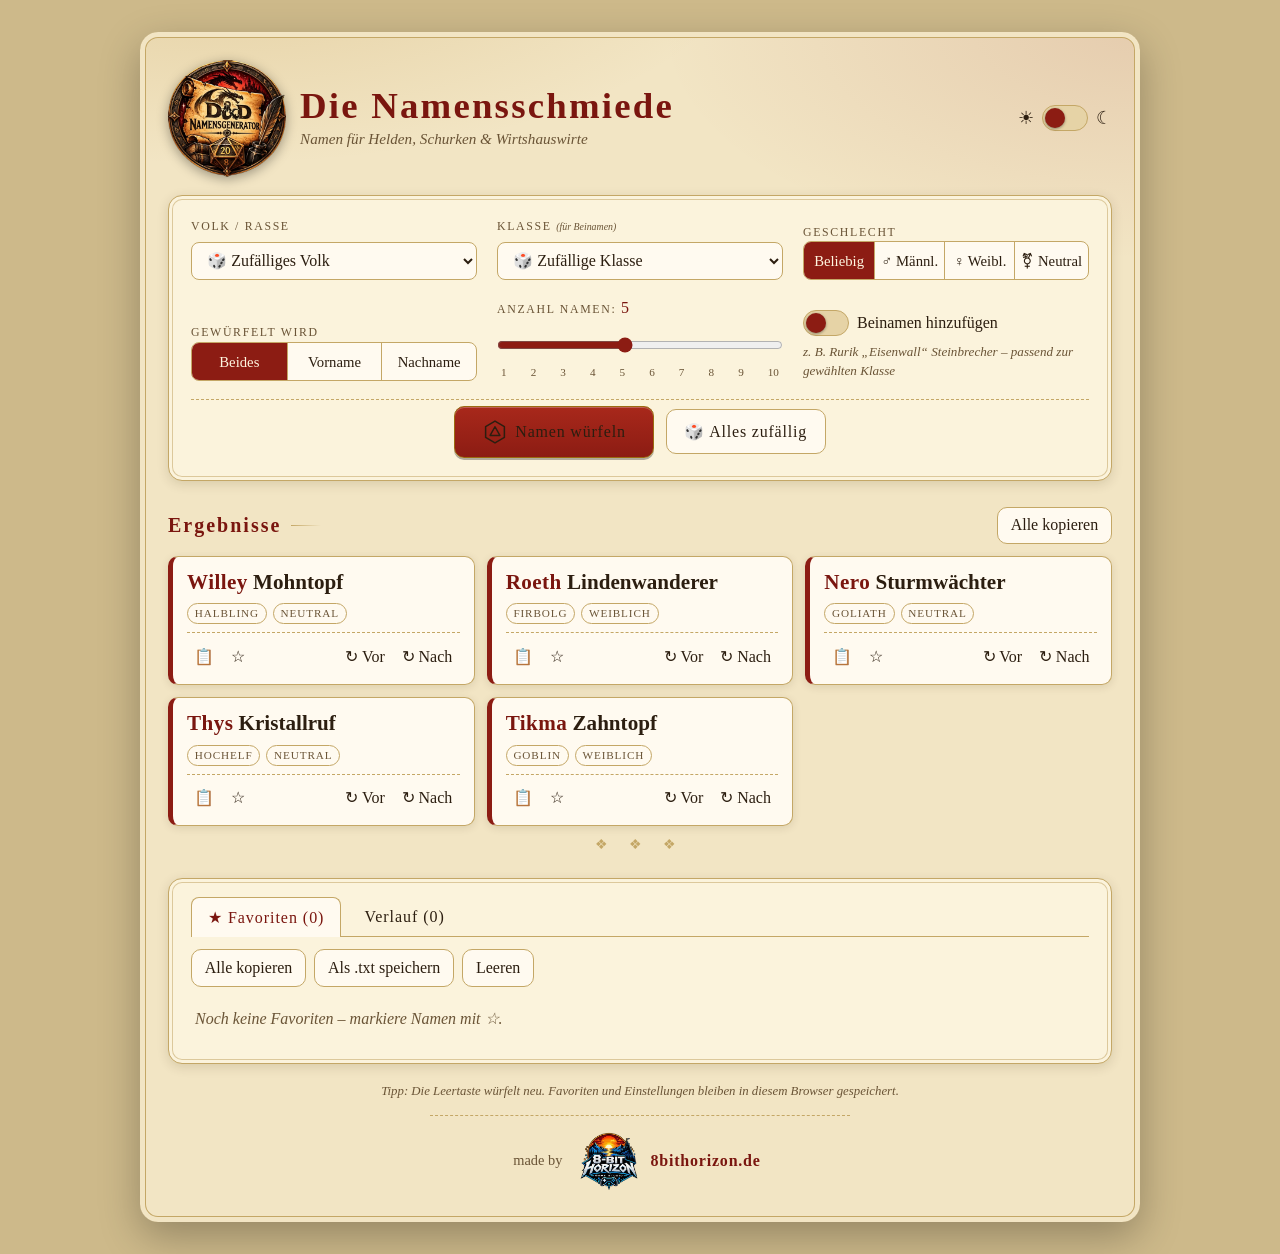
<file: downloads/dnd-namensgenerator.html>
<!DOCTYPE html>
<html lang="de">
<head>
<meta charset="utf-8">
<meta name="viewport" content="width=device-width, initial-scale=1">
<title>Die Namensschmiede – DnD Namensgenerator</title>
<!--
  EINBINDEN IN EINE WEBSITE
  Variante A (am einfachsten): Datei hochladen und per iframe einbinden:
      <iframe src="dnd-namensgenerator.html" style="width:100%;height:900px;border:0"></iframe>
  Variante B (direkt in die Seite): Diese drei Teile kopieren
      1. den <style>-Block ab dem Kommentar "KOMPONENTE"
      2. das <div id="dnd-namegen" ...> ... </div>
      3. den <script>-Block am Ende
     Das Attribut data-standalone am div danach entfernen (es färbt sonst den Seitenhintergrund).
  Alles ist mit ".dndng" bzw. "ng-" abgegrenzt und braucht keine externen Dateien oder Schriften.
-->
<style>
/* ===== Seitenhintergrund (nur Standalone, beim Einbetten weglassen) ===== */
body{margin:0;padding:clamp(8px,3vw,32px);background:#cdb98a;transition:background .3s}
html[data-dndng-page="dark"] body{background:#0d0b09}

/* ===== KOMPONENTE ===== */
.dndng,.dndng *{box-sizing:border-box}
.dndng{
  --display:'Cinzel','Trajan Pro','Palatino Linotype','Book Antiqua',Palatino,Georgia,serif;
  --bg:#f2e5c4; --bg2:#e6d3a6; --panel:#fbf3dc; --card:#fffaf0;
  --ink:#2c1e10; --muted:#6a5436; --line:#c4a766;
  --accent:#8c1c13; --accent2:#a8281b; --accent-ink:#fff6e0; --gold:#9a6b10; --title:#7a160f;
  --glow1:rgba(176,125,29,.22); --glow2:rgba(140,28,19,.12);
  max-width:1000px;margin:0 auto;padding:clamp(14px,3vw,28px);
  border-radius:18px;color:var(--ink);
  font:16px/1.5 Georgia,'Palatino Linotype',serif;
  background:radial-gradient(900px 380px at 8% -8%,var(--glow1),transparent 60%),
             radial-gradient(800px 380px at 100% 0,var(--glow2),transparent 60%),var(--bg);
  box-shadow:inset 0 0 0 5px var(--bg),inset 0 0 0 6px var(--line),0 14px 40px rgba(0,0,0,.28);
  outline:none;transition:background-color .3s,color .3s;
}
.dndng[data-theme="dark"]{
  --bg:#17130f; --bg2:#2d251b; --panel:#221c15; --card:#2a2319;
  --ink:#eadfc4; --muted:#a8977a; --line:#5b4527;
  --accent:#b3321f; --accent2:#c9432c; --accent-ink:#fff3dc; --gold:#dcae4d; --title:#e3b95a;
  --glow1:rgba(220,174,77,.10); --glow2:rgba(179,50,31,.14);
}
.dndng button{font:inherit;color:inherit;cursor:pointer}
.dndng :focus-visible{outline:2px solid var(--gold);outline-offset:2px}
.dndng [hidden]{display:none!important}

/* Kopfbereich */
.ng-head{display:flex;align-items:center;justify-content:space-between;gap:16px;flex-wrap:wrap;margin-bottom:18px}
.ng-brand{display:flex;align-items:center;gap:14px}
.ng-logo{width:clamp(84px,16vw,118px);height:auto;flex:none;display:block;filter:drop-shadow(0 3px 6px rgba(0,0,0,.35))}
.ng-head h1{margin:0;font-family:var(--display);font-size:clamp(1.5rem,4.2vw,2.3rem);line-height:1.1;letter-spacing:.06em;color:var(--title);font-weight:700}
.ng-sub{margin:2px 0 0;color:var(--muted);font-style:italic;font-size:.95rem}

/* Schalter */
.ng-switch{display:inline-flex;align-items:center;gap:8px;cursor:pointer;user-select:none;position:relative}
.ng-switch input{position:absolute;opacity:0;width:1px;height:1px;margin:0}
.ng-track{width:46px;height:26px;border-radius:99px;background:var(--bg2);border:1px solid var(--line);position:relative;flex:none;transition:background .2s}
.ng-thumb{position:absolute;top:2px;left:2px;width:20px;height:20px;border-radius:50%;background:var(--accent);transition:transform .2s,background .2s;box-shadow:0 1px 3px rgba(0,0,0,.4)}
.ng-switch input:checked + .ng-track{background:color-mix(in srgb,var(--accent) 25%,var(--bg2))}
.ng-switch input:checked + .ng-track .ng-thumb{transform:translateX(20px)}
.ng-switch input:focus-visible + .ng-track{outline:2px solid var(--gold);outline-offset:2px}
.ng-ico{font-size:1.15rem;line-height:1}

/* Panels */
.ng-panel{background:var(--panel);border:1px solid var(--line);border-radius:14px;padding:clamp(14px,2.6vw,22px);
  box-shadow:inset 0 0 0 3px var(--panel),inset 0 0 0 4px color-mix(in srgb,var(--line) 55%,transparent),0 3px 12px rgba(60,40,10,.14)}
.ng-controls{display:grid;grid-template-columns:repeat(auto-fit,minmax(230px,1fr));gap:16px 20px;align-items:end}
.ng-field{display:flex;flex-direction:column;gap:6px;border:0;padding:0;margin:0;min-width:0}
.ng-label{font-family:var(--display);font-size:.74rem;letter-spacing:.14em;text-transform:uppercase;color:var(--muted);padding:0}
.ng-label small{text-transform:none;letter-spacing:0;font-family:Georgia,serif;font-style:italic}
.ng-select{width:100%;padding:.55em .7em;border-radius:8px;border:1px solid var(--line);background:var(--card);color:var(--ink);font:inherit}
.ng-seg{display:flex;border:1px solid var(--line);border-radius:8px;overflow:hidden;background:var(--card)}
.ng-seg label{position:relative;flex:1;display:flex}
.ng-seg input{position:absolute;opacity:0;width:1px;height:1px;margin:0}
.ng-seg span{flex:1;text-align:center;padding:.5em .4em;cursor:pointer;font-size:.92rem;border-left:1px solid var(--line);transition:background .15s,color .15s;white-space:nowrap}
.ng-seg label:first-child span{border-left:0}
.ng-seg input:checked + span{background:var(--accent);color:var(--accent-ink)}
.ng-seg input:focus-visible + span{outline:2px solid var(--gold);outline-offset:-3px}
.ng-range input{width:100%;accent-color:var(--accent);margin:6px 0 0;height:26px;cursor:pointer}
.ng-range output{font-family:var(--display);color:var(--title);font-size:1rem;letter-spacing:0}
.ng-ticks{display:flex;justify-content:space-between;font-size:.7rem;color:var(--muted);padding:0 4px}
.ng-hint{font-size:.82rem;color:var(--muted);font-style:italic}
.ng-actions{grid-column:1/-1;display:flex;gap:12px;flex-wrap:wrap;align-items:center;justify-content:center;padding-top:6px;border-top:1px dashed var(--line);margin-top:2px}

/* Buttons */
.ng-btn{display:inline-flex;align-items:center;justify-content:center;gap:.55em;padding:.6em 1.1em;border-radius:10px;border:1px solid var(--line);background:var(--card);color:var(--ink);font-family:var(--display);letter-spacing:.05em;transition:transform .12s,box-shadow .12s,background .2s}
.ng-btn:hover{transform:translateY(-1px);box-shadow:0 4px 12px rgba(0,0,0,.2)}
.ng-btn:active{transform:translateY(1px);box-shadow:none}
.ng-btn-primary{background:linear-gradient(180deg,var(--accent2),var(--accent));color:var(--accent-ink);border-color:var(--gold);font-size:1.12rem;padding:.8em 1.7em;font-weight:700;
  box-shadow:0 2px 0 rgba(0,0,0,.3),inset 0 1px 0 rgba(255,255,255,.25)}
.ng-die{width:1.5em;height:1.5em;flex:none}
.ng-rolling .ng-die{animation:ng-spin .55s cubic-bezier(.3,.7,.3,1)}
@keyframes ng-spin{to{transform:rotate(540deg)}}
.ng-sm{padding:.35em .8em;font-size:.82rem;font-family:Georgia,serif;letter-spacing:0}

/* Ergebnisse */
.ng-results-wrap{margin:26px 0 8px}
.ng-results-head{display:flex;align-items:center;justify-content:space-between;gap:10px;flex-wrap:wrap;margin-bottom:12px}
.ng-h2{margin:0;font-family:var(--display);font-size:1.25rem;letter-spacing:.1em;color:var(--title);display:flex;align-items:center;gap:10px}
.ng-h2::after{content:"";flex:1;height:1px;background:linear-gradient(90deg,var(--line),transparent);min-width:30px}
.ng-results{display:grid;grid-template-columns:repeat(auto-fill,minmax(300px,1fr));gap:12px}
.ng-card{background:var(--card);border:1px solid var(--line);border-left:5px solid var(--accent);border-radius:10px;padding:12px 14px 10px;box-shadow:0 2px 8px rgba(60,40,10,.12);display:flex;flex-direction:column;gap:8px}
.ng-in{animation:ng-rise .35s ease both}
@keyframes ng-rise{from{opacity:0;transform:translateY(8px)}to{opacity:1;transform:none}}
.ng-name{font-size:1.32rem;line-height:1.25;word-break:break-word}
.ng-first{font-weight:700;color:var(--title);font-family:var(--display);letter-spacing:.02em}
.ng-nick{font-style:italic;color:var(--gold)}
.ng-last{font-weight:600}
.ng-tags{display:flex;gap:6px;flex-wrap:wrap}
.ng-tag{font-size:.7rem;letter-spacing:.08em;text-transform:uppercase;padding:.1em .6em;border:1px solid var(--line);border-radius:99px;color:var(--muted)}
.ng-card-actions{display:flex;flex-wrap:wrap;gap:2px;align-items:center;margin-top:auto;padding-top:6px;border-top:1px dashed var(--line)}
.ng-ibtn{background:transparent;border:1px solid transparent;border-radius:7px;padding:.28em .4em;font-size:.78rem;white-space:nowrap;color:var(--muted);min-height:32px}
.ng-ibtn:hover{border-color:var(--line);color:var(--ink);background:var(--bg2)}
.ng-star[aria-pressed="true"]{color:var(--gold)}
.ng-star{font-size:1rem}
.ng-grow{flex:1}
.ng-empty{grid-column:1/-1;text-align:center;color:var(--muted);font-style:italic;padding:28px 10px}

/* Favoriten / Verlauf */
.ng-lib{margin-top:22px}
.ng-tabs{display:flex;gap:6px;border-bottom:1px solid var(--line);margin:-4px 0 12px;flex-wrap:wrap}
.ng-tab{background:transparent;border:1px solid transparent;border-bottom:0;border-radius:8px 8px 0 0;padding:.45em 1em;font-family:var(--display);letter-spacing:.06em;color:var(--muted)}
.ng-tab[aria-selected="true"]{background:var(--card);border-color:var(--line);color:var(--title);margin-bottom:-1px}
.ng-tools{display:flex;gap:8px;flex-wrap:wrap;margin-bottom:10px}
.ng-list{list-style:none;margin:0;padding:0;display:grid;grid-template-columns:repeat(auto-fill,minmax(300px,1fr));gap:6px 14px;max-height:340px;overflow:auto}
.ng-row{display:flex;align-items:center;gap:6px;padding:6px 8px;border-bottom:1px dotted var(--line)}
.ng-row-main{flex:1;min-width:0}
.ng-row-name{display:block;font-weight:600;overflow-wrap:anywhere}
.ng-row-sub{display:block;font-size:.74rem;color:var(--muted)}
.ng-list-empty{color:var(--muted);font-style:italic;grid-column:1/-1;padding:10px 4px}
.ng-foot{margin:18px 4px 0;text-align:center;font-size:.8rem;color:var(--muted);font-style:italic}
.ng-made{display:flex;align-items:center;justify-content:center;gap:12px;margin:14px auto 2px;padding-top:14px;border-top:1px dashed var(--line);max-width:420px;color:var(--muted);font-size:.9rem}
.ng-made a{color:inherit;text-decoration:none;display:inline-flex;align-items:center;gap:12px;border-radius:10px;padding:2px 6px}
.ng-made img{width:58px;height:58px;display:block;transition:transform .2s,filter .2s}
.ng-made a:hover img{transform:scale(1.08) rotate(-2deg);filter:drop-shadow(0 4px 8px rgba(0,0,0,.4))}
.ng-made strong{font-family:var(--display);letter-spacing:.05em;color:var(--title);font-size:1rem}
.ng-made a:hover strong{text-decoration:underline}
.ng-orn{display:block;text-align:center;color:var(--line);letter-spacing:.6em;margin:2px 0 14px;font-size:.9rem}

/* Hinweis beim Kopieren */
.ng-toast{position:fixed;left:50%;bottom:26px;transform:translate(-50%,20px);background:var(--accent);color:var(--accent-ink);padding:.55em 1.2em;border-radius:99px;font-size:.95rem;opacity:0;pointer-events:none;transition:opacity .25s,transform .25s;z-index:9999;box-shadow:0 6px 18px rgba(0,0,0,.35)}
.ng-toast.ng-show{opacity:1;transform:translate(-50%,0)}

@media (max-width:520px){
  .ng-seg span{padding:.5em .2em;font-size:.84rem}
  .ng-list{grid-template-columns:1fr}
}
@media (prefers-reduced-motion:reduce){
  .dndng *{animation:none!important;transition:none!important}
}
</style>
</head>
<body>

<div id="dnd-namegen" class="dndng" data-standalone tabindex="-1">
  <header class="ng-head">
    <div class="ng-brand">
      <img class="ng-logo" src="[data-uri]" alt="D&amp;D Namensgenerator Logo" width="118" height="117">
      <div>
        <h1>Die Namensschmiede</h1>
        <p class="ng-sub">Namen für Helden, Schurken &amp; Wirtshauswirte</p>
      </div>
    </div>
    <label class="ng-switch" title="Hell / Dunkel umschalten">
      <span class="ng-ico" aria-hidden="true">☀</span>
      <input type="checkbox" role="switch" data-ng="theme" aria-label="Darkmode">
      <span class="ng-track"><span class="ng-thumb"></span></span>
      <span class="ng-ico" aria-hidden="true">☾</span>
    </label>
  </header>

  <section class="ng-panel ng-controls" aria-label="Einstellungen">
    <label class="ng-field">
      <span class="ng-label">Volk / Rasse</span>
      <select class="ng-select" data-ng="race"></select>
    </label>

    <label class="ng-field">
      <span class="ng-label">Klasse <small>(für Beinamen)</small></span>
      <select class="ng-select" data-ng="cls"></select>
    </label>

    <fieldset class="ng-field">
      <legend class="ng-label">Geschlecht</legend>
      <div class="ng-seg">
        <label><input type="radio" data-group="gender" value="any" checked><span>Beliebig</span></label>
        <label><input type="radio" data-group="gender" value="m"><span>♂ Männl.</span></label>
        <label><input type="radio" data-group="gender" value="f"><span>♀ Weibl.</span></label>
        <label><input type="radio" data-group="gender" value="n"><span>⚧ Neutral</span></label>
      </div>
    </fieldset>

    <fieldset class="ng-field">
      <legend class="ng-label">Gewürfelt wird</legend>
      <div class="ng-seg">
        <label><input type="radio" data-group="mode" value="both" checked><span>Beides</span></label>
        <label><input type="radio" data-group="mode" value="first"><span>Vorname</span></label>
        <label><input type="radio" data-group="mode" value="last"><span>Nachname</span></label>
      </div>
    </fieldset>

    <label class="ng-field ng-range">
      <span class="ng-label">Anzahl Namen: <output data-ng="countOut">5</output></span>
      <input type="range" min="1" max="10" step="1" value="5" data-ng="count">
      <span class="ng-ticks" aria-hidden="true"><span>1</span><span>2</span><span>3</span><span>4</span><span>5</span><span>6</span><span>7</span><span>8</span><span>9</span><span>10</span></span>
    </label>

    <div class="ng-field">
      <label class="ng-switch">
        <input type="checkbox" role="switch" data-ng="nick">
        <span class="ng-track"><span class="ng-thumb"></span></span>
        <span>Beinamen hinzufügen</span>
      </label>
      <span class="ng-hint">z. B. Rurik „Eisenwall“ Steinbrecher – passend zur gewählten Klasse</span>
    </div>

    <div class="ng-actions">
      <button type="button" class="ng-btn ng-btn-primary" data-act="generate">
        <svg class="ng-die" viewBox="0 0 64 64" aria-hidden="true" fill="none" stroke="currentColor" stroke-width="4" stroke-linejoin="round" stroke-linecap="round"><path d="M32 3 57 17.5v29L32 61 7 46.5v-29z"/><path d="M32 18 19 41h26z"/></svg>
        Namen würfeln
      </button>
      <button type="button" class="ng-btn" data-act="surprise" title="Volk, Geschlecht und Klasse komplett dem Zufall überlassen">🎲 Alles zufällig</button>
    </div>
  </section>

  <section class="ng-results-wrap" aria-label="Ergebnisse">
    <div class="ng-results-head">
      <h2 class="ng-h2">Ergebnisse</h2>
      <button type="button" class="ng-btn ng-sm" data-act="copyAll">Alle kopieren</button>
    </div>
    <div class="ng-results" data-ng="results" aria-live="polite"></div>
  </section>

  <span class="ng-orn" aria-hidden="true">❖ ❖ ❖</span>

  <section class="ng-panel ng-lib" aria-label="Favoriten und Verlauf">
    <div class="ng-tabs" role="tablist">
      <button type="button" role="tab" class="ng-tab" data-tab="favs" aria-selected="true">★ Favoriten (<span data-ng="favCount">0</span>)</button>
      <button type="button" role="tab" class="ng-tab" data-tab="hist" aria-selected="false">Verlauf (<span data-ng="histCount">0</span>)</button>
    </div>
    <div data-pane="favs">
      <div class="ng-tools">
        <button type="button" class="ng-btn ng-sm" data-act="favCopy">Alle kopieren</button>
        <button type="button" class="ng-btn ng-sm" data-act="favSave">Als .txt speichern</button>
        <button type="button" class="ng-btn ng-sm" data-act="favClear">Leeren</button>
      </div>
      <ul class="ng-list" data-ng="favList"></ul>
    </div>
    <div data-pane="hist" hidden>
      <div class="ng-tools">
        <button type="button" class="ng-btn ng-sm" data-act="histClear">Verlauf leeren</button>
      </div>
      <ul class="ng-list" data-ng="histList"></ul>
    </div>
  </section>

  <p class="ng-foot">Tipp: Die Leertaste würfelt neu. Favoriten und Einstellungen bleiben in diesem Browser gespeichert.</p>
  <div class="ng-made">
    <span>made by</span>
    <a href="https://8bithorizon.de" target="_blank" rel="noopener" title="8bithorizon.de besuchen" aria-label="made by 8bithorizon.de">
      <img src="[data-uri]" alt="8-Bit Horizon Game Studio Logo" width="58" height="58">
      <strong>8bithorizon.de</strong>
    </a>
  </div>
  <div class="ng-toast" data-ng="toast" role="status"></div>
  <noscript><p>Dieser Generator benötigt JavaScript.</p></noscript>
</div>

<script>
(function(){
'use strict';
var root=document.getElementById('dnd-namegen');
if(!root) return;

/* ============================================================
   DATEN
   ============================================================ */
var W=function(s){return s.trim().split(/\s+/);};
var L=function(s){return s.split('|').map(function(x){return x.trim();}).filter(Boolean);};

var CLASSES={
  barbar:'Barbar', barde:'Barde', kleriker:'Kleriker', druide:'Druide', kaempfer:'Kämpfer',
  moench:'Mönch', paladin:'Paladin', waldlaeufer:'Waldläufer', schurke:'Schurke',
  zauberer:'Zauberer', hexenmeister:'Hexenmeister', magier:'Magier', erfinder:'Erfinder'
};

/* Beinamen je Klasse (bewusst geschlechtsneutral formuliert) */
var NICK={
  barbar:L('Bärenzorn|Blutrausch|Donnerfaust|Wolfsblut|Knochenbrecher|Rotmähne|Urgewalt|Eisenstirn|Sturmbrüller|Narbenherz|Schlachtruf|Felsenschädel|Grimmzahn|Kriegsdonner'),
  barde:L('Silberzunge|Lautenherz|Federkiel|Honigstimme|Spottdrossel|Liederweber|Nachtigall|Klangwoge|Reimschmied|Glückspfeife|Bunter Vogel|Saitenwind|Tausendstimme|Schelmenlied'),
  kleriker:L('Gnadenhand|Heilsflamme|Morgenlicht|Segenshand|Glaubensschild|Himmelsruf|Sonnenwacht|Lichtflamme|Trostwort|Heiliger Schein|Mildes Licht|Gebetsfeuer|Hoffnungsstrahl|Wegweiser'),
  druide:L('Wurzelflüstern|Eichenherz|Mondfarn|Dornenkranz|Blattsturm|Tauperle|Wilde Mähne|Rindenhaut|Sporenwind|Waldesatem|Bärenfreund|Gewitterkind|Moosherz|Sternenlaub'),
  kaempfer:L('Eisenwall|Schildbrecher|Stahlherz|Klingentanz|Bollwerk|Speerspitze|Rüstungsglanz|Mauerbrecher|Frontherz|Schwertwind|Kampfgeist|Standhaft|Zweihand|Schlachtenglück'),
  moench:L('Stille Faust|Windschritt|Leere Hand|Sanfter Sturm|Lotusherz|Flinker Fluss|Mondatem|Eisenkiefer|Himmelssprung|Ruhiger Geist|Flüsternde Faust|Dritter Atem|Bambusfeder|Reiner Pfad'),
  paladin:L('Schwurflamme|Lichtschild|Eidwacht|Gerechter Zorn|Heiliger Hammer|Strahlende Klinge|Ehrenwacht|Treueschwur|Dämmerschild|Sonnenlanze|Unbeugsam|Gnadenklinge|Glutschwur|Morgenwacht'),
  waldlaeufer:L('Falkenauge|Schattenpfad|Fährtenleser|Pirschwind|Pfeilregen|Wolfsfreund|Nebelschritt|Grünmantel|Dornenpfeil|Wildspur|Eulenblick|Weitschuss|Moospfad|Hirschläufer'),
  schurke:L('Nachtfinger|Samtpfote|Schattenhand|Silberdolch|Flüsterschritt|Glückskind|Schlüsselmeister|Leises Messer|Falschspiel|Dunkles Lächeln|Diebesglück|Rabenschwarz|Kalte Finger|Geldbeutelschreck'),
  zauberer:L('Funkenblut|Wildmagie|Sturmgeboren|Drachenerbe|Flammenmähne|Blitzblut|Irrlicht|Sternenfunke|Chaosfunke|Sternenstaub|Glutkind|Schicksalsfunke|Mondgeboren|Zauberzunge'),
  hexenmeister:L('Paktgebunden|Seelenpfand|Schattenpakt|Flüsterer|Dunkles Siegel|Flackerauge|Blutsiegel|Abgrundblick|Letztes Wort|Zwielichtpakt|Gezeichnet|Nachtflüstern|Fluchbringer|Schwurbrecher'),
  magier:L('Runenschreiber|Buchstaub|Arkanflamme|Tintenfinger|Sternendeuter|Weiser Blick|Folianten-Freund|Formelweber|Arkaner Geist|Siegelwahrer|Aschenzirkel|Wissensdurst|Kristallblick|Spruchmeister'),
  erfinder:L('Zahnradherz|Funkenschlosser|Kupferfinger|Schraubenschlüssel|Tüftelgeist|Dampfhammer|Lötkolben|Messinghand|Ölfleck|Uhrwerk|Kurbelwelle|Konstrukteur|Erfinderglück|Rädchenwirbel')
};

/* Völker. first = kuratierte Namen, gen = Silbenbaukasten, last = Nachnamen-Methoden (list / comp / syl) */
var R={
 mensch:{n:'Mensch',grp:'Menschen & Mischlinge',cur:.5,
  first:{
   m:W('Aldric Balduin Corwin Drogo Edmund Fenwick Gareth Halvard Ivo Joran Kasimir Lothar Marek Nikolaus Osric Percival Quentin Roderick Siegmund Tristan Ulrich Valten Wendel Yorick Zacharias Bertram Konrad Leopold Eberhard Falko Hagen Ingolf Magnus Norbert Anselm'),
   f:W('Adelheid Brunhild Cordula Dorothea Elsbeth Freya Gisela Hedwig Ilse Jolanda Katharina Lenora Mathilde Nerissa Odilia Philippa Rosalind Sibylle Theodora Ursula Vivienne Wilhelmina Yvaine Zenobia Aveline Brianna Elara Isolde Margarete Gerlinde Rowena Thea Liesel Mirabel'),
   n:W('Ash Avery Briar Cass Dorian Emory Finley Jory Kit Linden Morgan Noel Quinn Rowan Sage Tarn Wren Robin Corin Jessamy Alden Sloane')},
  gen:{s:W('al bar cor dar el fen gar hal iv jor kal lor mar nor os per ren sig tor ul val wil yor zan ed gun ro bran cas dun'),m:W('a e i o de ri la ne ro'),mp:.3,
   e:{m:W('ric win mund hard bert helm rad fried olf an en as us ian ard mar gar'),f:W('a ia ine lind hild wen ette ara isa elle ena ild eth'),n:W('en el is yn ar ey on ith an')}},
  last:{list:L('von Falkenstein|von Rabenau|von Eichenhain|von Wolfsburg|von Schwarzfels|von Lindenthal|von Adlerhorst|von Rosenfeld|von Nebelstein|von Hohenfels|Brandt|Falkner|Hartmann|Kessler|Lindner|Reinhart|Sattler|Vogt|Wegener|Zimmermann'),
   comp:[W('Eisen Stein Rot Schwarz Weiß Grau Wolfs Adler Raben Falken Hoch Tief Sturm Nacht Licht Feuer Wasser Eichen Birken Tannen Mühlen Brunnen Berg Tal Wald Feld Bach Königs Silber Gold Kupfer Löwen Bären Hirsch Fuchs'),
         W('schmied wald berg feld bach hammer bruch stein wacht hof mark schild heim burg brecher weber müller jäger wart ritter furt haupt hart fels hagen')]}},

 halbelf:{n:'Halbelf',grp:'Menschen & Mischlinge',mix:['mensch','hochelf','waldelf']},
 halbork:{n:'Halbork',grp:'Menschen & Mischlinge',mix:['mensch','ork']},

 hochelf:{n:'Hochelf',grp:'Elfen',cur:.5,
  first:{
   m:W('Aelorin Caladhor Elendiel Faeron Illiandor Laerion Mythalor Naeveryn Quelathar Thalorien Vaelorin Sylvarion'),
   f:W('Aelwyn Caelira Elaria Faelynn Ilyanna Lithariel Maelissa Naelindra Sariel Thessaly Vaeriel Yseldra Amaryllis Celestine'),
   n:W('Aelis Caeryn Elian Ilvar Laeth Naerith Sylen Thael Vael Eryn')},
  gen:{s:W('ael aer ala cae cal elan eri fael gal ila ith lae lor mae nae ola qui sae syl tha uri vae ye mir ely'),m:W('la ri ne lo va el an thi'),mp:.35,
   e:{m:W('ion ior ril thir dor ias ien ondil aris ean orn andil aeryn'),f:W('ia iel wyn riel ithra anna elle ael ira ena essa'),n:W('iel ith ys an en ir ae')}},
  last:{comp:[W('Sternen Mond Sonnen Silber Gold Himmels Licht Morgen Abend Kristall Wind Sturm Dämmer'),
         W('glanz lied schein wacht blüte strahl hauch fall tanz weber wanderer schwinge flug ruf sang')]}},

 waldelf:{n:'Waldelf',grp:'Elfen',cur:.5,
  first:{
   m:W('Alderion Brennal Cerwyn Dunwar Elrynn Faelar Lorthil Rowanis Sylvaen Thaldrun Varyn Caeldrin'),
   f:W('Aelara Briolyn Caerwen Elowen Fenna Ivyra Lirael Mirelle Nimue Rhosyn Sylvaine Wylla'),
   n:W('Ash Brin Fenn Linde Moss Sorrel Tamsin Thorn Wisp Birke')},
  gen:{s:W('ae bri cae dar fen ily lor mir nym ro sil tal ver wyl ael cer eil fae'),m:W('la ri en wa el ro'),mp:.3,
   e:{m:W('dren lor ven an thas ael dir ion'),f:W('wen ae ira ielle ana wyn lia thea'),n:W('yn el en ae ith or')}},
  last:{comp:[W('Blätter Moos Efeu Eichen Buchen Eschen Dornen Tau Nebel Hirsch Fuchs Falken Pfeil Wald Wurzel Rinden Farn'),
         W('läufer flüsterer schritt wächter bogen schatten wanderer sänger spur pfad kind herz')]}},

 dunkelelf:{n:'Dunkelelf (Drow)',grp:'Elfen',cur:.5,
  first:{
   m:W('Kelrazar Malyth Nhilak Ryllan Szordrin Velkyn Xalruth Zekyr Ilvash Dhurak'),
   f:W('Ilmryn Nyssara Quaryl Shaelra Vhalissa Xyrella Zhelira Mylsa Tsalyn'),
   n:W('Ilyx Vhess Zyn Qirith Xael')},
  gen:{s:W('ab dri kil mal nil quel ril sar vel zil xil ur vhor zak ilh nyl shar tsal'),m:W('a o i e'),mp:.3,
   e:{m:W('ar ath uth oth ryn ik ux zar drin lyth ekh'),f:W('ra ith ae issa yth ilya aera elle yss'),n:W('ys yn ix ae ek')}},
  last:{comp:[W('Nacht Schatten Spinnen Gift Dunkel Schwarz Obsidian Abgrund Tiefen Blut Netz Rache Nebel Gruben'),
         W('weber klinge dorn schwinge biss seide fluch herz schleier jäger spinner mond')],syl:'self',apo:true}},

 zwerg:{n:'Zwerg',grp:'Zwerge & Kleinvolk',cur:.5,
  first:{
   m:W('Borgrim Dolgan Eldrik Falgrim Gundar Haldor Ingvar Kazrek Thorgar Vondal Brudgar Dagrim Rurik Hrodgar'),
   f:W('Bruna Dagny Eldis Gunnhild Helga Ingrid Kilda Mardred Ragna Sigrun Torbera Vistra Brynja'),
   n:W('Brann Dwin Hrim Rune Skald Torli Ingar Hjalm')},
  gen:{s:W('bor dur dwal grim gun har thor thrain bal dor kaz mor nor ori rur tor vol bram brun fal gim hel dag rag'),m:W('a o u'),mp:.15,
   e:{m:W('din grim gar rik in ek dar lur bek mir rim nur ak dun gund'),f:W('a dis hild rid na vi dra gunn lin run bera'),n:W('li ri in ek un ra ar')}},
  last:{comp:[W('Eisen Stein Gold Silber Erz Fels Berg Axt Hammer Amboss Schild Bier Kohle Feuer Glut Granit Kupfer Runen Kessel Donner Ketten'),
         W('faust bart schmied brecher hauer schild helm bräu gräber schlag bein trutz hand herz krone')]}},

 halbling:{n:'Halbling',grp:'Zwerge & Kleinvolk',cur:.5,
  first:{
   m:W('Bodo Cosmo Ferdi Gundo Hanno Jocko Linus Merrin Odilo Perrin Alwin Rosko Tobi Wido'),
   f:W('Annabell Berta Carlotta Dulcie Emmeline Fenella Gretel Hilda Josie Lavinia Marigold Nelli Poppy Rosalie'),
   n:W('Bramble Clover Dill Finch Jory Nettle Pip Sunny Tansy Wren')},
  gen:{s:W('bil bod cor fer gam hob lin mer nib per pip rob sam tob wil dod fro ham jas ned'),
   e:{m:W('bo by do dric wise lin rin ric kin win o bin'),f:W('bell la lie ly ssa ina ie ette a elda'),n:W('by in o ie ley')}},
  last:{comp:[W('Grün Dick Warm Honig Apfel Pilz Hügel Brot Klee Kirsch Bier Mohn Heu Wiesen Butter Lang Bunt Milch Pfeifen Kraut'),
         W('blatt hügel fuß topf bauch kessel busch wurzel zweig korn tüpfel kraut weide hain')]}},

 gnom:{n:'Gnom',grp:'Zwerge & Kleinvolk',cur:.5,
  first:{
   m:W('Fizzbold Gimbel Jebbin Nimblewick Orrin Quibble Sprocket Tinkerbit Wizzle Zookin'),
   f:W('Fizzwhistle Lillibet Nixie Pennywhistle Quillamina Twinkle Wibbly Zazzle Fonkin'),
   n:W('Bit Cog Fizz Gizmo Nib Pip Widget Zip')},
  gen:{s:W('bim fiz gim jeb nim nix orr pock quib rin sparr tink wiz zook fonk glim dab'),m:W('a o i e'),mp:.25,
   e:{m:W('ble wick kin zle bin ley bit nik pop o'),f:W('bell ina zy ette wyn ly beth ibby a'),n:W('ix bit pop zle')}},
  last:{comp:[W('Zahnrad Funken Messing Kupfer Dampf Schrauben Zahn Blitz Kolben Feder Rädchen Zünd'),
         W('dreher tüftler schlüssel wirbel funke zünder knopf kessel zwirn hebel pfiff kurbel flicker')]}},

 ork:{n:'Ork',grp:'Wilde Völker',
  gen:{s:W('gro gru kra mor dur ug zug rak gash ur skar brak vor hark ogr naz'),m:W('a u o'),mp:.2,
   e:{m:W('gar nak ash ok uk thok dak mash gor zug rog'),f:W('sha ka za gra ula ra ush ma'),n:W('ug ak ush ik')}},
  last:{comp:[W('Schädel Blut Knochen Eisen Kriegs Zahn Dorn Schlacht Aschen Krater Sturm Stumpf Rauch'),
         W('brecher spalter fresser hauer faust zahn klinge mähne schlund treter schlächter gräber')]}},

 goblin:{n:'Goblin',grp:'Wilde Völker',
  gen:{s:W('snik gro nog zik krik mug snag rik plik gnarl boz fiz skrit tik wug'),
   e:{m:W('le rak nik bo zit ok ix ik ub'),f:W('la ka zi ix ma bi'),n:W('it ik ub')}},
  last:{comp:[W('Ratten Dreck Pilz Schleim Stinke Rost Krumm Kessel Zahn Flick Knack Funken'),
         W('fänger finger nase ohr schleicher fresser zahn gabel topf beißer stecher kopf')]}},

 goliath:{n:'Goliath',grp:'Wilde Völker',
  gen:{s:W('ka gae mu ne ta vi ou ma lo go ru ze ve'),m:W('ka ru no la ve ga'),mp:.3,
   e:{m:W('lan kar thar gon rak dun vok mar'),f:W('la ra na mi tha ia nya'),n:W('ro ka an un')}},
  last:{comp:[W('Gipfel Fels Berg Wind Sturm Donner Schnee Eis Stein Wolken Adler Bären Speer'),
         W('läufer stürmer werfer bezwinger brecher ruf wächter spalter schreiter trutz bändiger')]}},

 firbolg:{n:'Firbolg',grp:'Wilde Völker',
  gen:{s:W('ae bro dun fi ger mor ner ow sen tir cor dar lug mael ro'),m:W('a e o'),mp:.25,
   e:{m:W('an ghal mor lach gus dan ach in'),f:W('a ain ela wen ia ara eth mara'),n:W('an ie el ean')}},
  last:{comp:[W('Moos Rinden Farn Eichen Wurzel Wald Hügel Tau Nebel Pilz Schatten Quell Dornen Linden'),
         W('hüter wächter herz sprecher wanderer pfad schweiger kind atem mantel bart hain')]}},

 minotaurus:{n:'Minotaurus',grp:'Wilde Völker',
  gen:{s:W('asc bor gor kar lur mor ran tor vok zur brun dak hur krag'),m:W('a o u'),mp:.2,
   e:{m:W('gon thos kar mos rus dan nax os'),f:W('ga tha ra nys mia ka'),n:W('ak os un ar')}},
  last:{comp:[W('Labyrinth Irrgarten Horn Stein Hufe Eisen Donner Stier Nebel Mauer Brüll Kreuz'),
         W('brecher stürmer läufer wanderer wächter spalter bezwinger schädel rammer herr')]}},

 tiefling:{n:'Tiefling',grp:'Himmlische & Höllische',cur:.5,
  first:{any:W('Hoffnung Qual Zweifel Reue Ehre Eifer Trost Anmut Gram Sehnsucht Zorn Gnade Mut Frohsinn Kummer Glaube Schmerz Freiheit Sorge Demut Treue Pein')},
  gen:{s:W('mal az bel dra kal mor naz ori raz sar vas zeph xar ash bar ner'),m:W('a o i'),mp:.25,
   e:{m:W('akos eus ion os iel azar thas ius aal'),f:W('ia ira iss ana eth ielle esh yra ixa'),n:W('ix ys ael eth is')}},
  last:{comp:[W('Asche Glut Schwefel Nacht Dornen Höllen Blut Flammen Rauch Schatten Zorn Schwarz'),
         W('flügel zunge blick schwur siegel herz horn fluch pakt schweif')],syl:'self'}},

 aasimar:{n:'Aasimar',grp:'Himmlische & Höllische',
  gen:{s:W('ser ael ari cael eli gab ila rae sol uri zeph ame aur hal ori mik thar'),m:W('a e i o'),mp:.25,
   e:{m:W('iel ael ion ius ias oth ariel'),f:W('iel ia aria ael ene ina ora elle'),n:W('iel ael is eon')}},
  last:{comp:[W('Licht Himmels Strahlen Morgen Gnaden Sonnen Engels Gold Dämmer Sternen Glorien Silber'),
         W('träger bote ruf hand flügel wacht schwur glanz schein hüter kranz bringer')]}},

 genasi:{n:'Genasi',grp:'Himmlische & Höllische',
  gen:{s:W('ash ari cin eld kai lor nim ond pyr rai syl tem zeph mar ter bri aqu cael'),m:W('a o i'),mp:.25,
   e:{m:W('der ron ius an ael os ek'),f:W('ia ine ara ae ella ys ona'),n:W('is yn ar el')}},
  last:{comp:[W('Feuer Wasser Erd Wind Glut Wellen Flammen Stein Sturm Funken Strom Aschen Gischt Kristall'),
         W('tänzer geist ruf kind odem herz bändiger wirbel schwur seele')]}},

 drachengeborener:{n:'Drachengeborener',grp:'Drachen & Echsen',
  gen:{s:W('ar bal dra ghe hes kri me na pan rho sha tar tor vor ja ka zhar ven bha dak'),m:W('a o e'),mp:.2,
   e:{m:W('han sar rash aar dar kan vash ron thun drak'),f:W('ra ni ann ava ira rinn hann ura issa'),n:W('esh ar ix an')}},
  last:{comp:[W('Feuer Eis Blitz Säure Gift Sturm Gold Silber Bronze Kupfer Messing'),
         W('odem schuppe schwinge atem zahn klaue horn hort fang blick')],
   syl:{s:W('ker vyr dor shae thal nyr aur kor zar'),m:W('ra la va ri'),mp:.5,e:{n:W('thon this lyn varr dalor gorn ethys andor')}}}},

 echsenvolk:{n:'Echsenvolk',grp:'Drachen & Echsen',
  gen:{s:W('ach ker sis tha zar vash rax ik kes sek isk thex'),m:W('a i e u ess ara sa ka'),mp:.3,
   e:{m:W('ak esk ath uk ek ox ash'),f:W('issa ess ara ika ysh asa'),n:W('esh ik ass ek')}},
  last:{comp:[W('Sonnen Sumpf Fluss Schilf Mond Dornen Sand Moor Dschungel Regen Blut Stein'),
         W('schuppe schwanz klaue jäger läufer blick zahn lauerer schwimmer')]}},

 kobold:{n:'Kobold',grp:'Drachen & Echsen',
  gen:{s:W('ek ix kra nyx siv tik vik zar xik ras yip skra'),
   e:{m:W('ik ek ax rik nik zik'),f:W('i ia ixa ika ixi'),n:W('ix ik ek ip')}},
  last:{comp:[W('Fallen Fackel Höhlen Funken Schwefel Schuppen Drachen Gruben Klauen Tunnel'),
         W('steller bauer kriecher zünder treiber diener schlüpfer bastler wächter träger')]}},

 tabaxi:{n:'Tabaxi',grp:'Tiermenschen & Wasservolk',
  first:{
   m:L('Schleichender Donner|Roter Dorn|Eiserne Kralle|Flinker Wind|Kühle Nacht|Graue Pfote|Stiller Regen|Wilde Mähne|Schneller Pfeil|Dunkle Welle|Raues Fell|Hoher Gipfel'),
   f:L('Sanfter Nebel|Silbermond|Zarte Pfote|Tanzende Flamme|Goldene Dämmerung|Flüsternder Farn|Rosenblatt|Funkelnde Quelle|Weiche Wolke|Morgentau|Heller Stern|Leiser Regenbogen'),
   n:L('Neugieriges Echo|Tanzender Schatten|Bunter Wirbel|Flüchtiger Traum|Silbriger Rauch|Ferner Donner|Wandernde Glut|Stiller Funke|Wechselnder Wind')},
  last:{list:L('Clan der Sonnenjäger|Clan der Nebelpfade|Sippe vom Roten Fels|Clan der Dschungelkrone|Sippe der Mondtänzer|Clan der Schattenläufer|Clan der Sternensucher|Sippe der Wüstenwinde|Clan der goldenen Dünen|Sippe der Dämmerungsjäger|Clan der Regenpfoten|Sippe der Hohen Gipfel')}},

 kenku:{n:'Kenku',grp:'Tiermenschen & Wasservolk',
  first:{any:W('Klirr Knarz Quietsch Rascheln Zischeln Klapper Poltern Gluckern Tropf Schnarr Klimper Ratsch Pfeif Brumm Kreisch Schepper Knister Knacks Murmel Schlurf Hall Rumms Klong Zirp Gurr Plumps Surr')},
  last:{list:L('Splitterglas|Rostiges Tor|Knarrende Diele|Zerbrochener Krug|Fallende Münze|Flatternde Fahne|Quietschendes Rad|Zerschlagene Glocke|Ferner Donner|Kratzender Schlüssel')}},

 tritone:{n:'Tritone',grp:'Tiermenschen & Wasservolk',
  gen:{s:W('aly bel ceth dae em ila kor lir mer nym oce pel tri syr thal var'),m:W('la ri a'),mp:.3,
   e:{m:W('eus on ion ius os ys thar'),f:W('ia ine ys ella ena ira issa lia'),n:W('is yn ae el')}},
  last:{comp:[W('Perlen Korallen Gezeiten Tiefsee Wellen Muschel Salz Strömungs Riff Gischt Tang Mondflut'),
         W('ruf sänger wächter hüter tänzer schwimmer spiegel kamm lied herr bote')]}}
};

/* ============================================================
   ERZEUGUNG
   ============================================================ */
function P(a){return a[Math.floor(Math.random()*a.length)];}
function chance(p){return Math.random()<p;}
function cap(s){return s.charAt(0).toUpperCase()+s.slice(1);}
function clean(s){return s.replace(/(.)\1{2,}/g,'$1$1').replace(/(a|i|u)\1/g,'$1').replace(/([aeiou])([aeiou])\2/g,'$1$2');}

/* Verbindet Silben; verhindert Vokal-Doppelungen wie "Oriiel" oder "Vaeelae" */
function join(a,b){
  var V='aeiouyäöü',la=a.charAt(a.length-1).toLowerCase(),fb=b.charAt(0).toLowerCase();
  if(V.indexOf(la)>=0&&V.indexOf(fb)>=0){
    if(la===fb) return a+b.slice(1);
    if(a.length>2) return a.slice(0,-1)+b;
  }
  return a+b;
}
function syl(g,gen){
  var n='',tries=0;
  do{
    n=P(gen.s);
    if(gen.m&&chance(gen.mp!=null?gen.mp:.35)) n=join(n,P(gen.m));
    n=join(n,P(gen.e[g]||gen.e.n||gen.e.m));
    n=clean(n.toLowerCase());
    tries++;
  }while(n.length>13&&tries<6);
  return cap(n);
}
function comp(parts){
  var a,b,t=0;
  do{ a=P(parts[0]); b=P(parts[1]); t++; }
  while((a.toLowerCase().indexOf(b)===0||a.toLowerCase().slice(-b.length)===b)&&t<8);
  return a+b;
}
function genFirst(rk,g){
  var r=R[rk];
  if(r.mix) return genFirst(P(r.mix),g);
  var f=r.first||{};
  var cur=(f[g]||[]).concat(f.any||[]);
  if(cur.length&&(!r.gen||chance(r.cur!=null?r.cur:.5))) return P(cur);
  return syl(g,r.gen);
}
function genLast(rk){
  var r=R[rk];
  if(r.mix) return genLast(P(r.mix));
  var Lm=r.last,m=[];
  if(Lm.list) m.push(function(){return P(Lm.list);});
  if(Lm.comp){ m.push(function(){return comp(Lm.comp);}); m.push(function(){return comp(Lm.comp);}); }
  if(Lm.syl) m.push(function(){
    var g=Lm.syl==='self'?r.gen:Lm.syl;
    if(Lm.apo&&chance(.7)) return cap(P(g.s))+"'"+syl('n',g);
    return syl('n',g);
  });
  return P(m)();
}

var usedF={},usedL={},usedN={},usedCount=0;
function uniq(fn,set){
  var s,t=0;
  do{ s=fn(); t++; }while(set[s]&&t<40);
  set[s]=1; usedCount++;
  if(usedCount>1500){ usedF={};usedL={};usedN={};usedCount=0; }
  return s;
}

var uidc=0;
function make(o){
  var rk=o.race==='any'?P(Object.keys(R)):o.race;
  var g=o.gender==='any'?P(['m','f','n']):o.gender;
  var it={id:++uidc,race:rk,gender:g,first:'',last:'',nick:'',cls:''};
  if(o.mode!=='last') it.first=uniq(function(){return genFirst(rk,g);},usedF);
  if(o.mode!=='first') it.last=uniq(function(){return genLast(rk);},usedL);
  if(o.nick){
    var k=o.cls==='any'?P(Object.keys(NICK)):o.cls;
    it.cls=k; it.nick=uniq(function(){return P(NICK[k]);},usedN);
  }
  return it;
}

/* ============================================================
   HILFSFUNKTIONEN / SPEICHER
   ============================================================ */
var GL={m:'Männlich',f:'Weiblich',n:'Neutral'};
function esc(s){return String(s).replace(/[&<>"']/g,function(c){return {'&':'&amp;','<':'&lt;','>':'&gt;','"':'&quot;',"'":'&#39;'}[c];});}
function full(it){
  return [it.first,it.nick?'„'+it.nick+'“':'',it.last].filter(Boolean).join(' ');
}
function meta(it){
  return [R[it.race].n,it.first?GL[it.gender]:'',it.nick?CLASSES[it.cls]:''].filter(Boolean).join(' · ');
}
var store={
  get:function(k,d){try{var v=localStorage.getItem('dndng.'+k);return v==null?d:JSON.parse(v);}catch(e){return d;}},
  set:function(k,v){try{localStorage.setItem('dndng.'+k,JSON.stringify(v));}catch(e){}}
};
function $(sel){return root.querySelector(sel);}
function $$(sel){return Array.prototype.slice.call(root.querySelectorAll(sel));}
function ng(n){return $('[data-ng="'+n+'"]');}

/* ============================================================
   OBERFLÄCHE
   ============================================================ */
var uid=Math.random().toString(36).slice(2,7);
$$('input[type=radio][data-group]').forEach(function(r){r.name=r.getAttribute('data-group')+'-'+uid;});

var elRace=ng('race'),elCls=ng('cls'),elCount=ng('count'),elCountOut=ng('countOut'),elNick=ng('nick'),
    elTheme=ng('theme'),elResults=ng('results'),elToast=ng('toast');

var groups={};
Object.keys(R).forEach(function(k){(groups[R[k].grp]=groups[R[k].grp]||[]).push(k);});
elRace.innerHTML='<option value="any">🎲 Zufälliges Volk</option>'+Object.keys(groups).map(function(g){
  return '<optgroup label="'+esc(g)+'">'+groups[g].map(function(k){return '<option value="'+k+'">'+esc(R[k].n)+'</option>';}).join('')+'</optgroup>';
}).join('');
elCls.innerHTML='<option value="any">🎲 Zufällige Klasse</option>'+Object.keys(CLASSES).map(function(k){
  return '<option value="'+k+'">'+esc(CLASSES[k])+'</option>';
}).join('');

function radio(group){var r=$('input[data-group="'+group+'"]:checked');return r?r.value:null;}
function setRadio(group,val){$$('input[data-group="'+group+'"]').forEach(function(r){r.checked=(r.value===val);});}

function readOpts(){
  return {race:elRace.value,cls:elCls.value,gender:radio('gender'),mode:radio('mode'),count:+elCount.value,nick:elNick.checked};
}
function saveSettings(){store.set('settings',readOpts());}

/* Theme */
function applyTheme(t){
  root.setAttribute('data-theme',t);
  elTheme.checked=(t==='dark');
  if(root.hasAttribute('data-standalone')) document.documentElement.setAttribute('data-dndng-page',t);
}
var prefDark=false;
try{prefDark=window.matchMedia&&window.matchMedia('(prefers-color-scheme: dark)').matches;}catch(e){}
applyTheme(store.get('theme',prefDark?'dark':'light'));
elTheme.addEventListener('change',function(){var t=elTheme.checked?'dark':'light';applyTheme(t);store.set('theme',t);});

/* Einstellungen laden */
var st=store.get('settings',null);
if(st){
  if(R[st.race]||st.race==='any') elRace.value=st.race;
  if(CLASSES[st.cls]||st.cls==='any') elCls.value=st.cls;
  if(st.gender) setRadio('gender',st.gender);
  if(st.mode) setRadio('mode',st.mode);
  if(st.count>=1&&st.count<=10) elCount.value=st.count;
  elNick.checked=!!st.nick;
}
elCountOut.textContent=elCount.value;

/* Zustand */
var results=[];
var favs=store.get('favs',[]);
var hist=store.get('hist',[]);

function strip(it){return {race:it.race,gender:it.gender,first:it.first,last:it.last,nick:it.nick,cls:it.cls};}
function favKey(it){return full(it)+'|'+it.race;}
function favIndex(it){var k=favKey(it);for(var i=0;i<favs.length;i++){if(favKey(favs[i])===k)return i;}return -1;}
function isFav(it){return favIndex(it)>=0;}

/* Karten */
function cardHTML(it,anim){
  var name=[
    it.first?'<span class="ng-first">'+esc(it.first)+'</span>':'',
    it.nick?'<span class="ng-nick">„'+esc(it.nick)+'“</span>':'',
    it.last?'<span class="ng-last">'+esc(it.last)+'</span>':''
  ].filter(Boolean).join(' ');
  var tags=[R[it.race].n,it.first?GL[it.gender]:'',it.nick?CLASSES[it.cls]:''].filter(Boolean)
    .map(function(t){return '<span class="ng-tag">'+esc(t)+'</span>';}).join('');
  var fav=isFav(it);
  return '<article class="ng-card'+(anim?' ng-in':'')+'" data-id="'+it.id+'"'+(anim?' style="animation-delay:'+(anim*45)+'ms"':'')+'>'+
    '<div class="ng-name">'+name+'</div>'+
    '<div class="ng-tags">'+tags+'</div>'+
    '<div class="ng-card-actions">'+
      '<button type="button" class="ng-ibtn" data-act="copy" data-id="'+it.id+'" title="In die Zwischenablage kopieren" aria-label="Kopieren">📋</button>'+
      '<button type="button" class="ng-ibtn ng-star" data-act="fav" data-id="'+it.id+'" aria-pressed="'+fav+'" title="Zu Favoriten hinzufügen / entfernen" aria-label="Favorit">'+(fav?'★':'☆')+'</button>'+
      '<span class="ng-grow"></span>'+
      (it.first?'<button type="button" class="ng-ibtn" data-act="reroll" data-part="first" data-id="'+it.id+'" title="Nur den Vornamen neu würfeln">↻ Vor</button>':'')+
      (it.last?'<button type="button" class="ng-ibtn" data-act="reroll" data-part="last" data-id="'+it.id+'" title="Nur den Nachnamen neu würfeln">↻ Nach</button>':'')+
      (it.nick?'<button type="button" class="ng-ibtn" data-act="reroll" data-part="nick" data-id="'+it.id+'" title="Nur den Beinamen neu würfeln">↻ Bei</button>':'')+
    '</div></article>';
}
function renderResults(){
  if(!results.length){elResults.innerHTML='<p class="ng-empty">Noch nichts gewürfelt – drück auf „Namen würfeln“.</p>';return;}
  elResults.innerHTML=results.map(function(it,i){return cardHTML(it,i+1);}).join('');
}
function replaceCard(it){
  var old=elResults.querySelector('[data-id="'+it.id+'"]');
  if(!old) return;
  var t=document.createElement('div');
  t.innerHTML=cardHTML(it,0);
  old.parentNode.replaceChild(t.firstChild,old);
}

/* Listen */
function rowHTML(it,kind,i){
  var star=kind==='fav'
    ? '<button type="button" class="ng-ibtn" data-act="rmFav" data-i="'+i+'" title="Aus Favoriten entfernen" aria-label="Entfernen">✕</button>'
    : '<button type="button" class="ng-ibtn ng-star" data-act="histFav" data-i="'+i+'" aria-pressed="'+isFav(it)+'" title="Favorit" aria-label="Favorit">'+(isFav(it)?'★':'☆')+'</button>';
  return '<li class="ng-row"><span class="ng-row-main"><span class="ng-row-name">'+esc(full(it))+'</span><span class="ng-row-sub">'+esc(meta(it))+'</span></span>'+
    '<button type="button" class="ng-ibtn" data-act="rowCopy" data-kind="'+kind+'" data-i="'+i+'" title="Kopieren">Kopieren</button>'+star+'</li>';
}
function renderLists(){
  ng('favList').innerHTML=favs.length?favs.map(function(it,i){return rowHTML(it,'fav',i);}).join(''):'<li class="ng-list-empty">Noch keine Favoriten – markiere Namen mit ☆.</li>';
  ng('histList').innerHTML=hist.length?hist.map(function(it,i){return rowHTML(it,'hist',i);}).join(''):'<li class="ng-list-empty">Der Verlauf ist leer.</li>';
  ng('favCount').textContent=favs.length;
  ng('histCount').textContent=hist.length;
}

/* Toast & Zwischenablage */
var toastT;
function toast(msg){
  elToast.textContent=msg;elToast.classList.add('ng-show');
  clearTimeout(toastT);toastT=setTimeout(function(){elToast.classList.remove('ng-show');},1600);
}
function copyText(text,msg){
  function ok(){toast(msg||'Kopiert!');}
  function fallback(){
    var ta=document.createElement('textarea');
    ta.value=text;ta.setAttribute('readonly','');ta.style.cssText='position:fixed;left:-9999px;top:0';
    document.body.appendChild(ta);ta.select();
    try{document.execCommand('copy');ok();}catch(e){toast('Kopieren nicht möglich');}
    document.body.removeChild(ta);
  }
  if(navigator.clipboard&&navigator.clipboard.writeText){
    navigator.clipboard.writeText(text).then(ok,fallback);
  }else fallback();
}

/* Würfeln */
function generate(o,silent){
  o=o||readOpts();
  results=[];
  for(var i=0;i<o.count;i++) results.push(make(o));
  if(!silent){
    results.slice().reverse().forEach(function(it){hist.unshift(strip(it));});
    hist=hist.slice(0,60);
    store.set('hist',hist);
  }
  renderResults();renderLists();saveSettings();
  var b=$('[data-act="generate"]');
  b.classList.remove('ng-rolling');void b.offsetWidth;b.classList.add('ng-rolling');
}
function surprise(){
  var o=readOpts();
  o.race='any';o.gender='any';o.cls='any';o.mode='both';o.nick=true;
  generate(o);
}

/* Favoriten */
function toggleFav(it){
  var i=favIndex(it);
  if(i>=0){favs.splice(i,1);}else{favs.unshift(strip(it));}
  store.set('favs',favs);
}
function favText(){
  return favs.map(function(it){return full(it)+'  ('+meta(it)+')';}).join('\n');
}
function download(name,text){
  var blob=new Blob([text],{type:'text/plain;charset=utf-8'});
  var a=document.createElement('a');
  a.href=URL.createObjectURL(blob);a.download=name;
  document.body.appendChild(a);a.click();document.body.removeChild(a);
  setTimeout(function(){URL.revokeObjectURL(a.href);},1000);
}
function findResult(id){for(var i=0;i<results.length;i++){if(String(results[i].id)===String(id))return results[i];}return null;}

/* Ereignisse */
root.addEventListener('click',function(e){
  var tab=e.target.closest('[data-tab]');
  if(tab){
    $$('[data-tab]').forEach(function(t){t.setAttribute('aria-selected',t===tab?'true':'false');});
    $$('[data-pane]').forEach(function(p){p.hidden=(p.getAttribute('data-pane')!==tab.getAttribute('data-tab'));});
    return;
  }
  var b=e.target.closest('[data-act]');
  if(!b) return;
  var act=b.getAttribute('data-act'),it,i;
  switch(act){
    case 'generate': generate(); break;
    case 'surprise': surprise(); break;
    case 'copyAll':
      if(results.length) copyText(results.map(full).join('\n'),results.length+' Namen kopiert!');
      break;
    case 'copy': it=findResult(b.getAttribute('data-id')); if(it) copyText(full(it)); break;
    case 'fav':
      it=findResult(b.getAttribute('data-id'));
      if(it){toggleFav(it);replaceCard(it);renderLists();toast(isFav(it)?'Zu Favoriten hinzugefügt':'Aus Favoriten entfernt');}
      break;
    case 'reroll':
      it=findResult(b.getAttribute('data-id'));
      if(it){
        var part=b.getAttribute('data-part');
        if(part==='first') it.first=uniq(function(){return genFirst(it.race,it.gender);},usedF);
        if(part==='last') it.last=uniq(function(){return genLast(it.race);},usedL);
        if(part==='nick') it.nick=uniq(function(){return P(NICK[it.cls]);},usedN);
        replaceCard(it);renderLists();
      }
      break;
    case 'rowCopy':
      i=+b.getAttribute('data-i');
      it=(b.getAttribute('data-kind')==='fav'?favs:hist)[i];
      if(it) copyText(full(it));
      break;
    case 'rmFav':
      favs.splice(+b.getAttribute('data-i'),1);store.set('favs',favs);
      renderResults();renderLists();
      break;
    case 'histFav':
      it=hist[+b.getAttribute('data-i')];
      if(it){toggleFav(it);renderResults();renderLists();}
      break;
    case 'favCopy': if(favs.length) copyText(favText(),'Favoriten kopiert!'); else toast('Noch keine Favoriten'); break;
    case 'favSave': if(favs.length) download('dnd-favoriten.txt',favText()); else toast('Noch keine Favoriten'); break;
    case 'favClear':
      if(favs.length&&confirm('Wirklich alle Favoriten löschen?')){favs=[];store.set('favs',favs);renderResults();renderLists();}
      break;
    case 'histClear':
      hist=[];store.set('hist',hist);renderLists();
      break;
  }
});
root.addEventListener('change',function(e){
  if(e.target===elTheme) return;
  if(e.target===elCls&&elCls.value!=='any') elNick.checked=true;
  elCountOut.textContent=elCount.value;
  saveSettings();
});
elCount.addEventListener('input',function(){elCountOut.textContent=elCount.value;});
root.addEventListener('keydown',function(e){
  var tag=e.target.tagName;
  if((e.code==='Space'||e.key===' ')&&tag!=='SELECT'&&tag!=='INPUT'&&tag!=='BUTTON'&&tag!=='TEXTAREA'){
    e.preventDefault();generate();
  }
});

/* Start */
generate(readOpts(),true);
renderLists();
})();
</script>
</body>
</html>
</file>
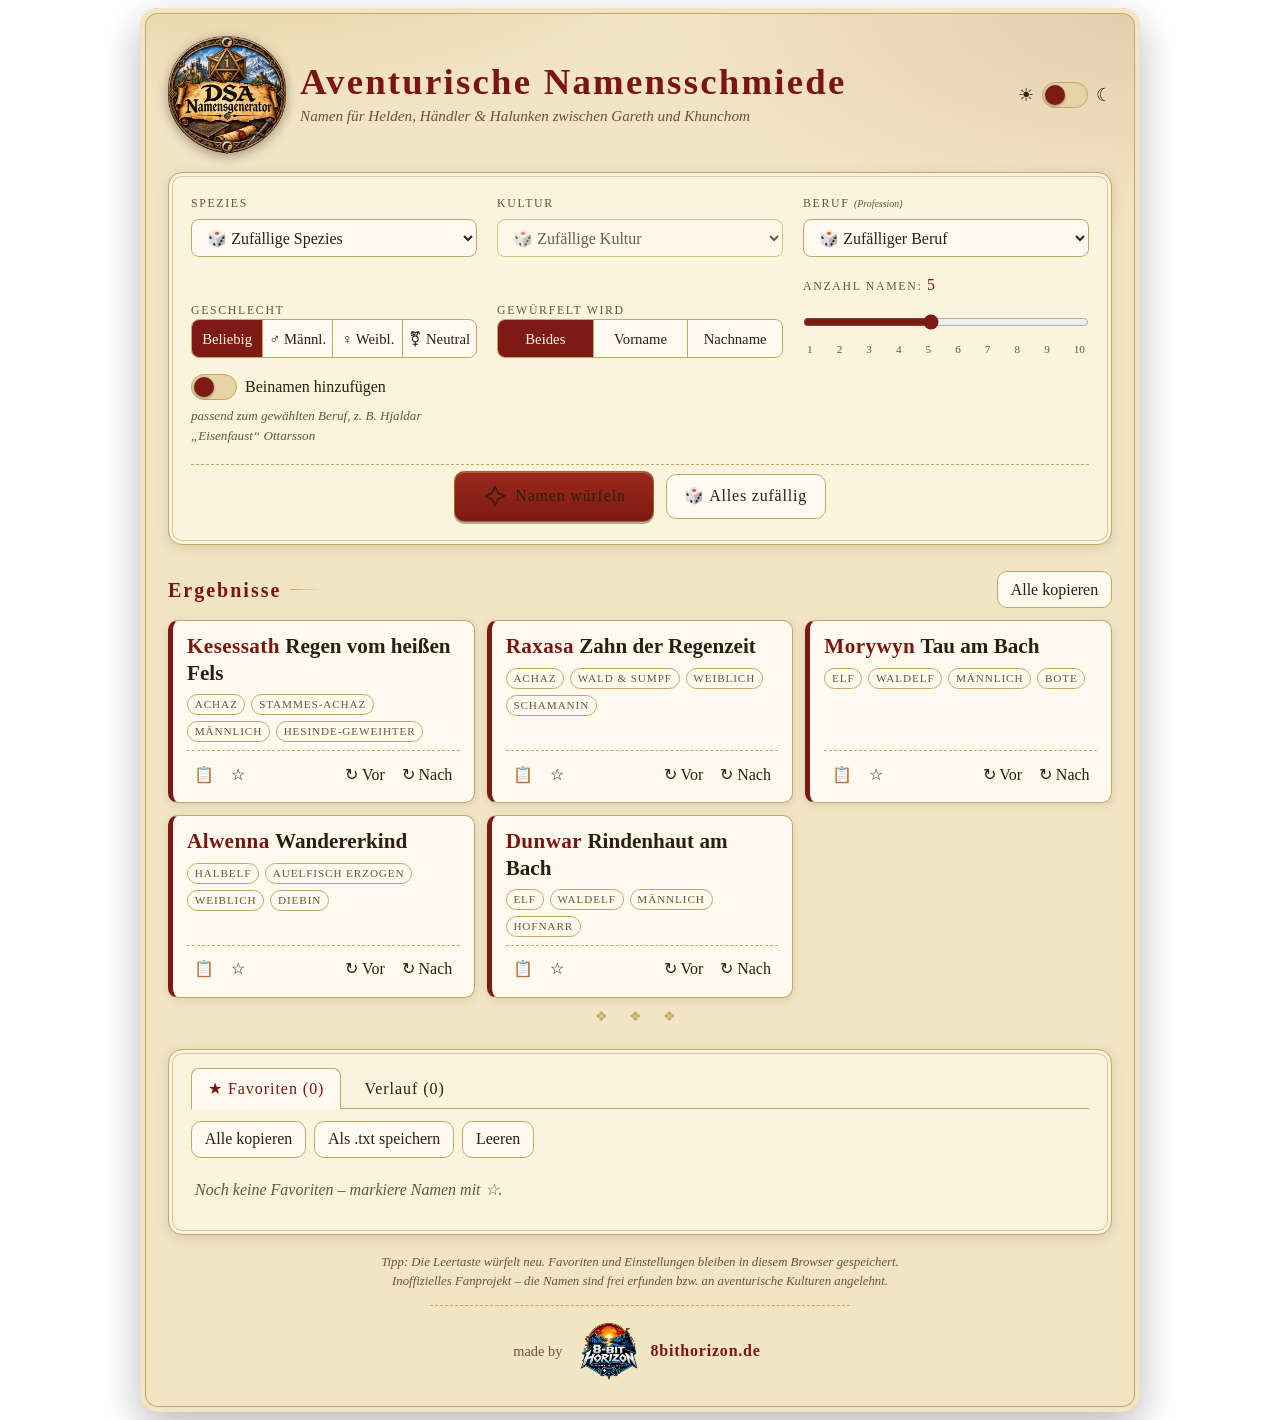
<file: downloads/dsa-namensgenerator.html>
<!DOCTYPE html>
<html lang="de">
<head>
<meta charset="utf-8">
<meta name="viewport" content="width=device-width, initial-scale=1">
<title>Aventurische Namensschmiede – DSA Namensgenerator</title>
<!--
  EINBINDEN IN EINE WEBSITE
  Variante A (am einfachsten): Datei hochladen und per iframe einbinden:
      <iframe src="dsa-namensgenerator.html" style="width:100%;height:950px;border:0"></iframe>
  Variante B (direkt in die Seite): Diese drei Teile kopieren
      1. den <style>-Block (ab dem Kommentar "KOMPONENTE")
      2. das <div id="dsa-namegen" ...> ... </div>
      3. den <script>-Block am Ende
     Das Attribut data-standalone am div danach entfernen (es färbt sonst den Seitenhintergrund).
  Alles ist mit ".dsang" bzw. "ng-" abgegrenzt und braucht keine externen Dateien oder Schriften.
  Inoffizielles Fanprojekt. "Das Schwarze Auge" und Aventurien sind Marken der jeweiligen Rechteinhaber.
-->
<style>-Block ab dem Kommentar "KOMPONENTE"
      2. das <div id="dnd-namegen" ...> ... </div>
      3. den <script>-Block am Ende
     Das Attribut data-standalone am div danach entfernen (es färbt sonst den Seitenhintergrund).
  Alles ist mit ".dsang" bzw. "ng-" abgegrenzt und braucht keine externen Dateien oder Schriften.
-->
<style>
/* ===== Seitenhintergrund (nur Standalone, beim Einbetten weglassen) ===== */
body{margin:0;padding:clamp(8px,3vw,32px);background:#cdb98a;transition:background .3s}
html[data-dsang-page="dark"] body{background:#0d0b09}

/* ===== KOMPONENTE ===== */
.dsang,.dsang *{box-sizing:border-box}
.dsang{
  --display:'Cinzel','Trajan Pro','Palatino Linotype','Book Antiqua',Palatino,Georgia,serif;
  --bg:#f2e5c4; --bg2:#e6d3a6; --panel:#fbf3dc; --card:#fffaf0;
  --ink:#2c1e10; --muted:#6a5436; --line:#c4a766;
  --accent:#7d1a14; --accent2:#9b2a1c; --accent-ink:#fff6e0; --gold:#9a6b10; --title:#7a160f;
  --glow1:rgba(176,125,29,.22); --glow2:rgba(140,28,19,.12);
  max-width:1000px;margin:0 auto;padding:clamp(14px,3vw,28px);
  border-radius:18px;color:var(--ink);
  font:16px/1.5 Georgia,'Palatino Linotype',serif;
  background:radial-gradient(900px 380px at 8% -8%,var(--glow1),transparent 60%),
             radial-gradient(800px 380px at 100% 0,var(--glow2),transparent 60%),var(--bg);
  box-shadow:inset 0 0 0 5px var(--bg),inset 0 0 0 6px var(--line),0 14px 40px rgba(0,0,0,.28);
  outline:none;transition:background-color .3s,color .3s;
}
.dsang[data-theme="dark"]{
  --bg:#17130f; --bg2:#2d251b; --panel:#221c15; --card:#2a2319;
  --ink:#eadfc4; --muted:#a8977a; --line:#5b4527;
  --accent:#b3321f; --accent2:#c9432c; --accent-ink:#fff3dc; --gold:#dcae4d; --title:#e3b95a;
  --glow1:rgba(220,174,77,.10); --glow2:rgba(179,50,31,.14);
}
.dsang button{font:inherit;color:inherit;cursor:pointer}
.dsang :focus-visible{outline:2px solid var(--gold);outline-offset:2px}
.dsang [hidden]{display:none!important}

/* Kopfbereich */
.ng-head{display:flex;align-items:center;justify-content:space-between;gap:16px;flex-wrap:wrap;margin-bottom:18px}
.ng-brand{display:flex;align-items:center;gap:14px}
.ng-logo{width:clamp(84px,16vw,118px);height:auto;flex:none;display:block;filter:drop-shadow(0 3px 6px rgba(0,0,0,.35))}
.ng-head h1{margin:0;font-family:var(--display);font-size:clamp(1.5rem,4.2vw,2.3rem);line-height:1.1;letter-spacing:.06em;color:var(--title);font-weight:700}
.ng-sub{margin:2px 0 0;color:var(--muted);font-style:italic;font-size:.95rem}

/* Schalter */
.ng-switch{display:inline-flex;align-items:center;gap:8px;cursor:pointer;user-select:none;position:relative}
.ng-switch input{position:absolute;opacity:0;width:1px;height:1px;margin:0}
.ng-track{width:46px;height:26px;border-radius:99px;background:var(--bg2);border:1px solid var(--line);position:relative;flex:none;transition:background .2s}
.ng-thumb{position:absolute;top:2px;left:2px;width:20px;height:20px;border-radius:50%;background:var(--accent);transition:transform .2s,background .2s;box-shadow:0 1px 3px rgba(0,0,0,.4)}
.ng-switch input:checked + .ng-track{background:color-mix(in srgb,var(--accent) 25%,var(--bg2))}
.ng-switch input:checked + .ng-track .ng-thumb{transform:translateX(20px)}
.ng-switch input:focus-visible + .ng-track{outline:2px solid var(--gold);outline-offset:2px}
.ng-ico{font-size:1.15rem;line-height:1}

/* Panels */
.ng-panel{background:var(--panel);border:1px solid var(--line);border-radius:14px;padding:clamp(14px,2.6vw,22px);
  box-shadow:inset 0 0 0 3px var(--panel),inset 0 0 0 4px color-mix(in srgb,var(--line) 55%,transparent),0 3px 12px rgba(60,40,10,.14)}
.ng-controls{display:grid;grid-template-columns:repeat(auto-fit,minmax(230px,1fr));gap:16px 20px;align-items:end}
.ng-field{display:flex;flex-direction:column;gap:6px;border:0;padding:0;margin:0;min-width:0}
.ng-label{font-family:var(--display);font-size:.74rem;letter-spacing:.14em;text-transform:uppercase;color:var(--muted);padding:0}
.ng-label small{text-transform:none;letter-spacing:0;font-family:Georgia,serif;font-style:italic}
.ng-select{width:100%;padding:.55em .7em;border-radius:8px;border:1px solid var(--line);background:var(--card);color:var(--ink);font:inherit}
.ng-seg{display:flex;border:1px solid var(--line);border-radius:8px;overflow:hidden;background:var(--card)}
.ng-seg label{position:relative;flex:1;display:flex}
.ng-seg input{position:absolute;opacity:0;width:1px;height:1px;margin:0}
.ng-seg span{flex:1;text-align:center;padding:.5em .4em;cursor:pointer;font-size:.92rem;border-left:1px solid var(--line);transition:background .15s,color .15s;white-space:nowrap}
.ng-seg label:first-child span{border-left:0}
.ng-seg input:checked + span{background:var(--accent);color:var(--accent-ink)}
.ng-seg input:focus-visible + span{outline:2px solid var(--gold);outline-offset:-3px}
.ng-range input{width:100%;accent-color:var(--accent);margin:6px 0 0;height:26px;cursor:pointer}
.ng-range output{font-family:var(--display);color:var(--title);font-size:1rem;letter-spacing:0}
.ng-ticks{display:flex;justify-content:space-between;font-size:.7rem;color:var(--muted);padding:0 4px}
.ng-hint{font-size:.82rem;color:var(--muted);font-style:italic}
.ng-actions{grid-column:1/-1;display:flex;gap:12px;flex-wrap:wrap;align-items:center;justify-content:center;padding-top:6px;border-top:1px dashed var(--line);margin-top:2px}

/* Buttons */
.ng-btn{display:inline-flex;align-items:center;justify-content:center;gap:.55em;padding:.6em 1.1em;border-radius:10px;border:1px solid var(--line);background:var(--card);color:var(--ink);font-family:var(--display);letter-spacing:.05em;transition:transform .12s,box-shadow .12s,background .2s}
.ng-btn:hover{transform:translateY(-1px);box-shadow:0 4px 12px rgba(0,0,0,.2)}
.ng-btn:active{transform:translateY(1px);box-shadow:none}
.ng-btn-primary{background:linear-gradient(180deg,var(--accent2),var(--accent));color:var(--accent-ink);border-color:var(--gold);font-size:1.12rem;padding:.8em 1.7em;font-weight:700;
  box-shadow:0 2px 0 rgba(0,0,0,.3),inset 0 1px 0 rgba(255,255,255,.25)}
.ng-die{width:1.5em;height:1.5em;flex:none}
.ng-rolling .ng-die{animation:ng-spin .55s cubic-bezier(.3,.7,.3,1)}
@keyframes ng-spin{to{transform:rotate(540deg)}}
.ng-sm{padding:.35em .8em;font-size:.82rem;font-family:Georgia,serif;letter-spacing:0}

/* Ergebnisse */
.ng-results-wrap{margin:26px 0 8px}
.ng-results-head{display:flex;align-items:center;justify-content:space-between;gap:10px;flex-wrap:wrap;margin-bottom:12px}
.ng-h2{margin:0;font-family:var(--display);font-size:1.25rem;letter-spacing:.1em;color:var(--title);display:flex;align-items:center;gap:10px}
.ng-h2::after{content:"";flex:1;height:1px;background:linear-gradient(90deg,var(--line),transparent);min-width:30px}
.ng-results{display:grid;grid-template-columns:repeat(auto-fill,minmax(300px,1fr));gap:12px}
.ng-card{background:var(--card);border:1px solid var(--line);border-left:5px solid var(--accent);border-radius:10px;padding:12px 14px 10px;box-shadow:0 2px 8px rgba(60,40,10,.12);display:flex;flex-direction:column;gap:8px}
.ng-in{animation:ng-rise .35s ease both}
@keyframes ng-rise{from{opacity:0;transform:translateY(8px)}to{opacity:1;transform:none}}
.ng-name{font-size:1.32rem;line-height:1.25;word-break:break-word}
.ng-first{font-weight:700;color:var(--title);font-family:var(--display);letter-spacing:.02em}
.ng-nick{font-style:italic;color:var(--gold)}
.ng-last{font-weight:600}
.ng-tags{display:flex;gap:6px;flex-wrap:wrap}
.ng-tag{font-size:.7rem;letter-spacing:.08em;text-transform:uppercase;padding:.1em .6em;border:1px solid var(--line);border-radius:99px;color:var(--muted)}
.ng-card-actions{display:flex;flex-wrap:wrap;gap:2px;align-items:center;margin-top:auto;padding-top:6px;border-top:1px dashed var(--line)}
.ng-ibtn{background:transparent;border:1px solid transparent;border-radius:7px;padding:.28em .4em;font-size:.78rem;white-space:nowrap;color:var(--muted);min-height:32px}
.ng-ibtn:hover{border-color:var(--line);color:var(--ink);background:var(--bg2)}
.ng-star[aria-pressed="true"]{color:var(--gold)}
.ng-star{font-size:1rem}
.ng-grow{flex:1}
.ng-empty{grid-column:1/-1;text-align:center;color:var(--muted);font-style:italic;padding:28px 10px}

/* Favoriten / Verlauf */
.ng-lib{margin-top:22px}
.ng-tabs{display:flex;gap:6px;border-bottom:1px solid var(--line);margin:-4px 0 12px;flex-wrap:wrap}
.ng-tab{background:transparent;border:1px solid transparent;border-bottom:0;border-radius:8px 8px 0 0;padding:.45em 1em;font-family:var(--display);letter-spacing:.06em;color:var(--muted)}
.ng-tab[aria-selected="true"]{background:var(--card);border-color:var(--line);color:var(--title);margin-bottom:-1px}
.ng-tools{display:flex;gap:8px;flex-wrap:wrap;margin-bottom:10px}
.ng-list{list-style:none;margin:0;padding:0;display:grid;grid-template-columns:repeat(auto-fill,minmax(300px,1fr));gap:6px 14px;max-height:340px;overflow:auto}
.ng-row{display:flex;align-items:center;gap:6px;padding:6px 8px;border-bottom:1px dotted var(--line)}
.ng-row-main{flex:1;min-width:0}
.ng-row-name{display:block;font-weight:600;overflow-wrap:anywhere}
.ng-row-sub{display:block;font-size:.74rem;color:var(--muted)}
.ng-list-empty{color:var(--muted);font-style:italic;grid-column:1/-1;padding:10px 4px}
.ng-foot{margin:18px 4px 0;text-align:center;font-size:.8rem;color:var(--muted);font-style:italic}
.ng-made{display:flex;align-items:center;justify-content:center;gap:12px;margin:14px auto 2px;padding-top:14px;border-top:1px dashed var(--line);max-width:420px;color:var(--muted);font-size:.9rem}
.ng-made a{color:inherit;text-decoration:none;display:inline-flex;align-items:center;gap:12px;border-radius:10px;padding:2px 6px}
.ng-made img{width:58px;height:58px;display:block;transition:transform .2s,filter .2s}
.ng-made a:hover img{transform:scale(1.08) rotate(-2deg);filter:drop-shadow(0 4px 8px rgba(0,0,0,.4))}
.ng-made strong{font-family:var(--display);letter-spacing:.05em;color:var(--title);font-size:1rem}
.ng-made a:hover strong{text-decoration:underline}
.ng-orn{display:block;text-align:center;color:var(--line);letter-spacing:.6em;margin:2px 0 14px;font-size:.9rem}

/* Hinweis beim Kopieren */
.ng-toast{position:fixed;left:50%;bottom:26px;transform:translate(-50%,20px);background:var(--accent);color:var(--accent-ink);padding:.55em 1.2em;border-radius:99px;font-size:.95rem;opacity:0;pointer-events:none;transition:opacity .25s,transform .25s;z-index:9999;box-shadow:0 6px 18px rgba(0,0,0,.35)}
.ng-toast.ng-show{opacity:1;transform:translate(-50%,0)}

@media (max-width:520px){
  .ng-seg span{padding:.5em .2em;font-size:.84rem}
  .ng-list{grid-template-columns:1fr}
}
@media (prefers-reduced-motion:reduce){
  .dsang *{animation:none!important;transition:none!important}
}
</style>
</head>
<body>
<div id="dsa-namegen" class="dsang" data-standalone tabindex="-1">
  <header class="ng-head">
    <div class="ng-brand">
      <img class="ng-logo" src="[data-uri]" alt="DSA Namensgenerator Logo" width="118" height="118">
      <div>
        <h1>Aventurische Namensschmiede</h1>
        <p class="ng-sub">Namen für Helden, Händler &amp; Halunken zwischen Gareth und Khunchom</p>
      </div>
    </div>
    <label class="ng-switch" title="Hell / Dunkel umschalten">
      <span class="ng-ico" aria-hidden="true">☀</span>
      <input type="checkbox" role="switch" data-ng="theme" aria-label="Darkmode">
      <span class="ng-track"><span class="ng-thumb"></span></span>
      <span class="ng-ico" aria-hidden="true">☾</span>
    </label>
  </header>

  <section class="ng-panel ng-controls" aria-label="Einstellungen">
    <label class="ng-field">
      <span class="ng-label">Spezies</span>
      <select class="ng-select" data-ng="species"></select>
    </label>
    <label class="ng-field">
      <span class="ng-label">Kultur</span>
      <select class="ng-select" data-ng="culture"></select>
    </label>
    <label class="ng-field">
      <span class="ng-label">Beruf <small>(Profession)</small></span>
      <select class="ng-select" data-ng="prof"></select>
    </label>

    <fieldset class="ng-field">
      <legend class="ng-label">Geschlecht</legend>
      <div class="ng-seg">
        <label><input type="radio" data-group="gender" value="any" checked><span>Beliebig</span></label>
        <label><input type="radio" data-group="gender" value="m"><span>♂ Männl.</span></label>
        <label><input type="radio" data-group="gender" value="f"><span>♀ Weibl.</span></label>
        <label><input type="radio" data-group="gender" value="n"><span>⚧ Neutral</span></label>
      </div>
    </fieldset>

    <fieldset class="ng-field">
      <legend class="ng-label">Gewürfelt wird</legend>
      <div class="ng-seg">
        <label><input type="radio" data-group="mode" value="both" checked><span>Beides</span></label>
        <label><input type="radio" data-group="mode" value="first"><span>Vorname</span></label>
        <label><input type="radio" data-group="mode" value="last"><span>Nachname</span></label>
      </div>
    </fieldset>

    <label class="ng-field ng-range">
      <span class="ng-label">Anzahl Namen: <output data-ng="countOut">5</output></span>
      <input type="range" min="1" max="10" step="1" value="5" data-ng="count">
      <span class="ng-ticks" aria-hidden="true"><span>1</span><span>2</span><span>3</span><span>4</span><span>5</span><span>6</span><span>7</span><span>8</span><span>9</span><span>10</span></span>
    </label>

    <div class="ng-field">
      <label class="ng-switch">
        <input type="checkbox" role="switch" data-ng="nick">
        <span class="ng-track"><span class="ng-thumb"></span></span>
        <span>Beinamen hinzufügen</span>
      </label>
      <span class="ng-hint">passend zum gewählten Beruf, z. B. Hjaldar „Eisenfaust“ Ottarsson</span>
    </div>

    <div class="ng-actions">
      <button type="button" class="ng-btn ng-btn-primary" data-act="generate">
        <svg class="ng-die" viewBox="0 0 64 64" aria-hidden="true" fill="none" stroke="currentColor" stroke-width="4" stroke-linejoin="round" stroke-linecap="round"><path d="M32 6 40 24 58 32 40 40 32 58 24 40 6 32 24 24z"/></svg>
        Namen würfeln
      </button>
      <button type="button" class="ng-btn" data-act="surprise" title="Spezies, Kultur, Beruf und Geschlecht komplett dem Zufall überlassen">🎲 Alles zufällig</button>
    </div>
  </section>

  <section class="ng-results-wrap" aria-label="Ergebnisse">
    <div class="ng-results-head">
      <h2 class="ng-h2">Ergebnisse</h2>
      <button type="button" class="ng-btn ng-sm" data-act="copyAll">Alle kopieren</button>
    </div>
    <div class="ng-results" data-ng="results" aria-live="polite"></div>
  </section>

  <span class="ng-orn" aria-hidden="true">❖ ❖ ❖</span>

  <section class="ng-panel ng-lib" aria-label="Favoriten und Verlauf">
    <div class="ng-tabs" role="tablist">
      <button type="button" role="tab" class="ng-tab" data-tab="favs" aria-selected="true">★ Favoriten (<span data-ng="favCount">0</span>)</button>
      <button type="button" role="tab" class="ng-tab" data-tab="hist" aria-selected="false">Verlauf (<span data-ng="histCount">0</span>)</button>
    </div>
    <div data-pane="favs">
      <div class="ng-tools">
        <button type="button" class="ng-btn ng-sm" data-act="favCopy">Alle kopieren</button>
        <button type="button" class="ng-btn ng-sm" data-act="favSave">Als .txt speichern</button>
        <button type="button" class="ng-btn ng-sm" data-act="favClear">Leeren</button>
      </div>
      <ul class="ng-list" data-ng="favList"></ul>
    </div>
    <div data-pane="hist" hidden>
      <div class="ng-tools"><button type="button" class="ng-btn ng-sm" data-act="histClear">Verlauf leeren</button></div>
      <ul class="ng-list" data-ng="histList"></ul>
    </div>
  </section>

  <p class="ng-foot">Tipp: Die Leertaste würfelt neu. Favoriten und Einstellungen bleiben in diesem Browser gespeichert.<br>Inoffizielles Fanprojekt – die Namen sind frei erfunden bzw. an aventurische Kulturen angelehnt.</p>
  <div class="ng-made">
    <span>made by</span>
    <a href="https://8bithorizon.de" target="_blank" rel="noopener" title="8bithorizon.de besuchen" aria-label="made by 8bithorizon.de">
      <img src="[data-uri]" alt="8-Bit Horizon Game Studio Logo" width="58" height="58">
      <strong>8bithorizon.de</strong>
    </a>
  </div>
  <div class="ng-toast" data-ng="toast" role="status"></div>
  <noscript><p>Dieser Generator benötigt JavaScript.</p></noscript>
</div>

<script>
(function(){
'use strict';
var root=document.getElementById('dsa-namegen');
if(!root) return;

/* ============================================================
   DATEN
   ============================================================ */
var W=function(s){return s.trim().split(/\s+/);};
var L=function(s){return s.split('|').map(function(x){return x.trim();}).filter(Boolean);};
/* Silben-Baukasten: Anfang, optionale Mitte (+Wahrscheinlichkeit), Endungen je Geschlecht */
var G=function(s,m,mp,em,ef,en){em=em||'ric win mund hard bert helm rad fried olf an en us ar';ef=ef||'a ia ine lind hild wen ette ara isa elle ena eth';return {s:W(s),m:W(m||'a e o i'),mp:mp==null?.3:mp,e:{m:W(em),f:W(ef),n:W(en||(em+' '+ef))}};};

/* ---------- Spezies ---------- */
var SPECIES=[
 {k:'mensch',n:'Mensch'},{k:'elf',n:'Elf'},{k:'halbelf',n:'Halbelf'},{k:'zwerg',n:'Zwerg'},
 {k:'ork',n:'Ork'},{k:'achaz',n:'Achaz'},{k:'goblin',n:'Goblin'}
];
var SPN={};SPECIES.forEach(function(s){SPN[s.k]=s.n;});

/* ---------- Kulturen ---------- */
var CU={};
function C(k,sp,n,o){o.sp=sp;o.n=n;CU[k]=o;}

/* --- Menschen --- */
C('mittelreicher','mensch','Mittelreicher',{
 first:{m:W('Ansgar Berengar Dankwart Dietmar Eilhart Gerold Hagen Immerich Jost Kunibert Lutz Marbod Notker Odo Reichard Sigmar Tassilo Waldemar Wolfram Ulfried Answin Bernfried Garwin Halmar Eberhelm Alrik Raul'),
        f:W('Adelinde Alruna Berta Cäcilia Dorothea Elsa Frauke Gunhild Hildegunde Irmgard Jorinde Kunigunde Linde Mechthild Notburga Rahel Silvana Thea Walburga Yolande Alara Gerlind Odelinde Reinhild Isida Wunnemar'),
        n:W('Ansel Briar Corin Dietlind Emmeran Jorin Linus Marlen Rowan Sigi Tilmar Wendel')},
 gen:G('al ber dan ger hal ing jo kun leo mar ot rei sig tas ul wal wol eg fri hu ro'),
 cur:.65,
 last:{list:L('Müller|Schmied|Weber|Kessler|Brandt|Falkner|Hartmann|Wegener|Zimmermann|Vogt|Reinhart|Sattler|Lindner|Gerber|Köhler|Winzer|Bader|Fischer|Förster|Walker'),
  comp:[W('Eichen Linden Birken Stein Rot Grün Schwarz Weiß Hoch Tal Berg Wald Feld Bach Mühlen Brunnen Rosen Falken Wolfs Adler Raben Königs Eisen Silber Kupfer Hirsch Fuchs'),W('hain berg bach wald feld hof stein schmied furt hagen mark heim burg wacht bruch holz kamp au dorn')],
  von:L('Wehrheim|Elenvina|Havena|Perricum|Greifenfurt|Gareth|Honingen|Rommilys|Ferdok|Weidenau|Rosenhain|Eichental|Falkenstein|Rabenmark|Silberbach|Nebelstein|Hohenfels|Lindenau|Schwarzenberg|Adlerhorst')}});

C('andergaster','mensch','Andergaster',{
 first:{m:W('Brendan Corwin Duncan Eber Fergal Gawain Hamish Ivar Kilian Liam Morcant Niall Orrin Rory Torvald Uthred Bran Cormac Dougal Eogan'),
        f:W('Aileen Brigid Caitlin Deirdre Eilidh Fiona Gwen Isla Maeve Niamh Orla Rhona Sorcha Tamsin Bridie Morag Una Ailis Senga Eithne'),
        n:W('Ciar Dara Finlay Rhys Taran Kerr')},
 gen:G('bran cor dun fin gal mor ro tor kil ar ea fer gwy ni','a e o',.25,'an mac ach in gan ric ull ard','a ag ra ine een wen ith','an in ach en'),
 cur:.6,
 last:{comp:[W('Eber Bär Keiler Wolf Moor Nebel Hügel Stein Eisen Rot Grau Hirsch Fels Heide Birken Torf'),W('stein hammer schädel brecher fell bruch mähne klinge hag horn pfad faust tal')],
  list:L('Eberhard|Grauwolf|Moorländer|Hügelsohn|Nebelwart|Steinbrecher|Keilerblut|Bärenfaust|Heidemann|Torfstecher')}});

C('nostrier','mensch','Nostrier',{
 first:{m:W('Radomir Bogdan Dragan Milos Zoran Stefan Mirko Lazar Vlad Goran Branimir Dusan Jovan Nenad Srecko Velimir Tomislav'),
        f:W('Mirela Ilinka Danica Branka Zlata Vesna Jelka Milica Radmila Snezana Biljana Dragana Ljuba Tamara Vera'),
        n:W('Sasha Mladen Zlatko Jovan Rada Dara')},
 gen:G('rad bog dra mil zor ste mir laz vla gor bran dus jov nen vel','a o e i',.25,'mir slav dan ko vic jan mil','ka na jka ja mila ana ica','ko mir an'),
 cur:.6,
 last:{stem:{stems:W('Petrov Novak Markov Jovan Bogdan Vukas Stanis Radul Lazar Milos Dragan Zoran Pavl Mihal Tomas Kosti'),sfx:{m:'itsch',f:'itsch',n:'itsch'}},
  comp:[W('Schwarz Blut Nacht Nebel Wolf Rabe Eisen Grab Mond Fledermaus Dorn'),W('wald burg stein fels hain moor wacht berg')]}});

C('bornlaender','mensch','Bornländer',{
 first:{m:W('Boris Dimitri Fjodor Gawrilo Igor Jewgeni Konstantin Leonid Nikolai Pawel Sergej Wladimir Jaroslaw Anatol Arkadi Juri Stanislaw Timofei Wassili Ilja'),
        f:W('Anastasija Daria Jelena Katja Larissa Marfa Natascha Olga Swetlana Tatjana Walentina Xenija Irina Galina Ludmilla Nadeschda Polina Raissa Sofija Warwara'),
        n:W('Sascha Schenja Walja Nika Mischa Slawa')},
 gen:G('bor di fjo gaw ig jew kon leo nik paw ser wla jar ana ark jur sta tim was ilj','a o i e',.2,'is mir ej an ow ij','ka ja ina ia ana ika','ej ik a'),
 cur:.65,
 last:{stem:{stems:W('Iwan Petr Nikol Wassil Alexand Dmitr Sergej Fjodor Bor Igor Mich Pawl Andre Kostja Maksim Jegor Orlow Wolk Medwed Sokol'),sfx:{m:'ow',f:'owa',n:'owsk'}},
  stem2:{stems:W('Iwan Petr Nikola Alexei Dimitri Sergej Boris Fjodor Wladimir Pawel'),sfx:{m:'ewitsch',f:'ewna',n:'ewitsch'}}}});

C('horasier','mensch','Horasier',{
 first:{m:W('Alessandro Cordovan Dario Fabrizio Gaetano Lucio Marcello Nicolo Orsino Raffael Sebastiano Tiberio Vittorio Ludovigo Amando Lucardus Fidelio Giacomo Leandro Massimo Rinaldo Silvio'),
        f:W('Amene Beatrice Bianca Carlotta Domitilla Elisa Fiorella Giulia Isabella Ludovica Marcella Nerina Ottilia Paola Rosalia Viola Alinora Benedetta Cassandra Donatella Lucrezia'),
        n:W('Andrea Dante Gabri Luca Nicola Sandro')},
 gen:G('ales cor dar fab gae luc mar nic ors raf seb tib vit amen bea car dom eli fio giu isa','a o i e',.3,'ro io ardo ello eto ino ano ucio','ina ella etta ia ara ea issa','io ano ello ino'),
 cur:.6,
 last:{comp:[W('Cas Mon Val Bel Ros Cor Fal Orsi Bar Cat Lun Sol Mar Fior Vil Tor Gri Pal'),W('ini etti ano ello ardi oni esi ucci ario elli ovan atti')],
  ya:L('Marcello ya Mandrano|ya Belcanto|ya Montefiore|ya Rosalinde|ya Vinsalt|ya Torrem|ya Lunastra|ya Cassino|ya Valdoria|ya Silberstern|ya Kusliko|ya Arivor|ya Fiorenzo')}});

C('thorwaler','mensch','Thorwaler',{
 first:{m:W('Asgrimm Bjarne Egil Fridleif Gunnar Hjaldar Ingvar Knut Leif Ottar Raldor Sigurd Thorn Ulfhart Asleif Eiril Hakon Orm Rune Stigr Tjalf Vigdar Wulf Torgrim'),
        f:W('Asgrid Birgit Freyja Gudrun Helga Ingrid Jorun Ragna Sigrun Thora Ulla Yrsa Ylva Aldis Brynja Eira Gerda Hildr Liv Solveig Tyra Vigdis Skadi'),
        n:W('Aske Bergljot Eirik Frey Hjalte Runa Sten Tore')},
 gen:G('as bjar egil frid gun hja ing kni lei ott ral sig tho ulf hak orm run sti tjal vig tor','a o u i',.25,'mar gar ald vind mund bjorn grim ulf','a rid gund run hild lis dis ey','ar un ing'),
 cur:.65,
 last:{patro:{m:'sson',f:'sdottir',n:'sbarn'},
  comp:[W('Eisen Sturm Wellen Raben Wolfs Bären Donner Blut Nebel Axt Speer Schiff Fjord Sturmwind Walfisch Hammer'),W('brecher bart fell zahn spalter bringer faust kiel segler jäger herz auge wacht mähne')]}});

C('nivese','mensch','Nivese',{
 first:{m:W('Anyok Tokan Rojak Nukko Kojan Teljok Arnak Uajok Balak Nakru Sirkan Tolok Jarnak Ronuk'),
        f:W('Anyra Tokra Liaka Nunai Kaira Teljna Sirka Ulara Naiku Rojana Ayla Jukra Mikna Tayra'),
        n:W('Aku Nuka Taju Kiri Ilu Jora')},
 gen:G('ka to nu a ro te ko lu ba si ja uk ny mi','a i u',.25,'k jok nak rok rak nuk tok','ra ka na ia ya la','k ka na'),
 cur:.55,
 last:{comp:[W('Weiß Eis Schnee Mond Wolfs Rentier Nordlicht Bären Karen Sturm Raben Frost Tundra Fell Eulen'),W('fänger läufer jäger tänzer hirte pfad nacht ruf wind spur atem geist')]}});

C('norbarde','mensch','Norbarde',{
 first:{m:W('Aurel Dragos Florin Grigore Iancu Marko Nicolae Rudo Sandor Tamas Vasile Zoltan Costin Gabor Lajos Miklos Radu Toma'),
        f:W('Ana Bella Carmen Dalia Esmeralda Floarea Ilona Luminita Mara Rosa Sabina Zita Alina Csilla Mirela Ramona Tibora Viorica'),
        n:W('Csaba Dori Luca Miki Noa Tibi')},
 gen:G('au dra flo gri ian mar nic rud san tam vas zol cos gab laj rad tom ana bel car dal','a o e i',.25,'el os in an ic or u','a ina ica ita ela ora ia','el i a'),
 cur:.6,
 last:{comp:[W('Raben Fuchs Pfeil Mond Funken Wander Feuer Kessel Sternen Pferde Geigen Würfel Karten Silber'),W('wagen fiedel tänzer feuer reiter pfad sänger händler seher kind blut hand')]}});

C('svellttaler','mensch','Svellttaler',{
 first:{m:W('Hinnerk Klaas Detlev Jens Torben Arne Henning Sönke Broder Matthes Ole Reimer Volker Gerrit Hauke Jochen Rolf Uwe'),
        f:W('Antje Birte Gesa Hilke Insa Jorinde Maike Rieke Telse Wiebke Ulrike Frauke Dörte Anke Imke Silke Tjorven'),
        n:W('Fiete Jelle Merle Taade Wencke Eske')},
 gen:G('hin kla det jen tor ar hen sön bro mat ole rei vol ger hau joc gre','a e o',.25,'ke rich ert nes mer old bert','ke ke tje lin ske ine a','ke ert'),
 cur:.6,
 last:{comp:[W('Eis Tal Berg Bach Moor Nord See Dünen Schnee Sturm Gletscher Fels Torf Brand Wal'),W('hagen sen stedt mann kamp loh warf deich fang wiek hude')]}});

C('ferkina','mensch','Ferkina',{
 first:{m:W('Gorsch Hrukan Kurak Marog Rugor Tugan Brokkar Dargur Skorn Vulk'),
        f:W('Gruna Hilgra Karga Morka Ragna Skarla Tugra Bruna Dorka Urga'),n:W('Grok Skarn Dru Brak')},
 gen:G('gor hru kur mar rug tug bro dar sko vul gro hil kar mor','a o u',.2,'ak ok ur ag ush un ar','a ra ga ka ra ula','ak ush ug'),
 cur:.4,
 last:{comp:[W('Blut Schädel Fels Eisen Bären Wolfs Donner Knochen Sturm Hunger Rauch Krähen'),W('brecher fresser zahn faust fell schlund jäger töter hauer mähne reißer')]}});

C('gjalsker','mensch','Gjalskerländer',{
 first:{m:W('Aodh Brannoc Cathal Donnchad Eoghan Fionn Gorm Kieran Lorcan Murchad Ronan Tadhg Cullen Daire Ruarc'),
        f:W('Aine Bronagh Caoimhe Dervla Eilis Fenella Grainne Maire Neasa Oonagh Roisin Siobhan Treasa Sileas Muirne'),
        n:W('Cael Ciar Rory Sloane Tiernan Shea')},
 gen:G('ao bra cat don eog fio gor kie lor mur ron tad cul dai rua ain bro cae der eil','a o e i',.25,'ach an og ain ull ghal ric','a ach ag een ine ra','ach an ag'),
 cur:.55,
 last:{poem:[W('Rabe Wolf Hirsch Nebel Fels Adler Sturm Eiche Moor Schatten'),L('der Hügel|vom Moor|des Nordens|der Steine|am See|der alten Eiche|vom Tal')]}});

C('tulamide','mensch','Tulamide',{
 first:{m:W('Achmad Basil Dschelef Fahed Ghazal Hakim Jussuf Kassim Malik Nasir Omar Rashid Selim Tarek Zahir Hasaban Khalid Mustafa Yussuf Zulfikar'),
        f:W('Aischa Dschamila Farah Habiba Jasmin Kalila Layla Mirhiban Nadira Rahima Samira Soraya Zahida Yasmin Amina Fatima Leyla Nuri Sulaika Tahira'),
        n:W('Amal Dschihan Nur Rafi Sami Taj')},
 gen:G('ach bas dsche fah ghaz hak juss kas mal nas om ras sel tar zah has khal mus aisch fara hab jas kal lay mir nad','a i u',.25,'id im ar an in ir ur ib ab','a ina ira ima eh ia','i an ir'),
 cur:.65,
 last:{pre:{m:'ibn ',f:'saba ',n:'ben '},
  comp:[W('Sand Wüsten Sonnen Mond Sternen Silber Gold Falken Skorpion Dünen Palmen Oasen Basar Löwen'),W('wanderer sucher reiter hüter wind sturm schatten händler singer herz klinge flamme')]}});
C('novadi','mensch','Novadi',{ext:'tulamide',cur:.7,last:{pre:{m:'ben ',f:'saba ',n:'ben '},comp:[W('Wüsten Sand Skorpion Sturm Khôm Ehre Sonnen Dünen Falken Glut Salz Wind'),W('reiter krieger wind speer klinge zorn schatten sohn ruf stolz durst fels')]}});
C('mhanadistani','mensch','Mhanadistani',{ext:'tulamide',cur:.65,last:{pre:{m:'ibn ',f:'saba ',n:'ibn '},comp:[W('Mhanadi Fluss Schilf Wasser Silber Perlen Lotus Reis Delta Lilien Pfau Seiden'),W('händler schiffer fischer tänzer garten wasser lied schatten bote seher kind')]}});
C('aranier','mensch','Aranier',{ext:'tulamide',cur:.65,last:{pre:{m:'ibn ',f:'saba ',n:'ben '},comp:[W('Zauber Gelehrten Turm Sternen Mond Kristall Weisheit Papier Tinten Bibliotheks Salon Magie'),W('weber schreiber sucher hüter seher wirker kenner schüler meister auge hand')]}});

C('suedlaender','mensch','Südländer (Al\'Anfaner)',{
 first:{m:W('Alonso Bartolome Diego Esteban Francisco Gonzalo Hernan Ignacio Joaquin Manuel Pedro Rodrigo Alrico Cristobal Emilio Fernando Gaspar Hector Miguel Ramon'),
        f:W('Carmen Dolores Esperanza Ines Juana Lucia Marisol Paloma Rosario Teresa Valentina Amalia Catalina Elvira Graciela Isabela Leonor Pilar Rafaela Soledad'),
        n:W('Alex Cruz Jesu Luz Marcel Sol')},
 gen:G('alo bar die est fran gon her ign joa man ped rod cris emi fer gas hec mig ram car dol','a o e i',.25,'ro ando io ero ito ano ardo','ita ela ina ia ana etta','io ero ia'),
 cur:.65,
 last:{comp:[W('Mon Gar Lo Her Ro Sal Ra Var Cas Ben Mar Gue Alva Cor Fer'),W('ez ero ada illa ona es ado ante eda ano ares ales')]}});

C('mohas','mensch','Moha',{
 gen:G('ta ha ku wa ma ni yo ke sa to ap shi lo ne','a o i u',.25,'wak ani oka ewa ata unk','ya wa ni mi le na','ak ewa unk'),
 first:{},
 last:{poem:[W('Adler Bär Büffel Wolf Falke Hirsch Schlange Otter Bison Rabe'),L('im Wind|am Fluss|der Steppe|unter Sternen|im Morgentau|der Hügel|im Nebel')]}});
C('utulu','mensch','Utulu (Waldmensch)',{
 gen:G('uta lum ba ka nja ola tum zu mba sa ki ndu lwa','a o u i',.3,'lu mba ngo tu so ka mbe','ya la ni wa ma sa','lu ka ni'),
 first:{},
 last:{poem:[W('Leopard Elefant Regenbogen Trommel Papagei Schlange Fluss Mond Löwe Baobab'),L('im Dschungel|am Wasser|unter Blättern|der Nacht|vom Berg|im Regen|des Waldes')]}});
C('tocamuyac','mensch','Tocamuyac',{
 gen:G('to ca mu ya pa chi nu qui ru ata hua ma ko','a o u i',.3,'tl tec chuc ma pan quil lac','la tzin ya ixa na mi','tli pan'),
 first:{},
 last:{poem:[W('Jaguar Kolibri Adler Schlange Sonne Obsidian Quetzal Jaguarfell Maisfeld Nebelwald'),L('der Berge|des Himmels|vom Gipfel|am See|im Dschungel|der Tiefe|des Windes')]}});

/* --- Elfen --- */
C('auelf','elf','Auelf',{
 first:{m:W('Alriel Fenwyr Jaron Lariel Naburel Rasiel Taleron Eliador Wendiel Silvan Caerion Ilrandur Merenil Thandor'),
        f:W('Aljeniel Eloise Fenia Lethlil Nuianna Shaya Yasiel Alwenna Caelira Meriel Lorina Sunniel Eilawyn Tarisha'),
        n:W('Aell Elwyn Fael Ilis Nael Syl')},
 gen:G('ael ali eli fen jar lar nae ras tal ely wen sil cae ilr mer tha lor eil sun tar ye','a e i o',.35,'iel or wyn ion is orn iar andur','ia iel ina enna ira ishia ila','iel is yn el'),
 cur:.5,
 last:{poem:[W('Tau Wind Lied Licht Tanz Hauch Flüstern Lächeln Schatten Blüte Regen Glanz'),L('im Weidenhain|am klaren Quell|im Morgenrot|über stillem Wasser|unter alten Eichen|im Frühlingsnebel|auf der Wiese|in der Dämmerung')]}});
C('firnelf','elf','Firnelf',{
 first:{m:W('Arvael Fjorin Gelyr Hiriel Iskrian Kaelar Nivarion Sirael Tavion Wintar Yrinel Zephiron Corvael Ilmarin'),
        f:W('Aivelina Brisael Caelwen Frysa Isilwen Kirsana Linnea Nyriel Reiflyn Sneyra Tauriel Wilmara Eisara Hoarwyn'),
        n:W('Fenn Isel Nyr Rimel Skai Vael')},
 gen:G('arv fjo gel hir isk kae niv sir tav win yri zep cor ilm ais bri frys nyr rei sne eis hoar','a e i y',.3,'ael orin yr ion ar ael ian','wen elina yra ana ysa ila','ael yr in'),
 cur:.5,
 last:{poem:[W('Frost Eis Schnee Nordlicht Reif Stille Schatten Wolf Glanz Hauch Wind Stern'),L('im ewigen Eis|auf dem Gletscher|unter Nordlichtern|im Schneetreiben|am gefrorenen See|im Sternenlicht|über der Tundra|im Winterwald')]}});
C('waldelf','elf','Waldelf',{
 first:{m:W('Alderon Brannel Cerwyn Dunwar Elrynn Faelar Lorthil Rowanis Sylvaen Thaldrun Varyn Caeldrin Hasael Moriel'),
        f:W('Aelara Briolyn Caerwen Elowen Fenna Ivyra Lirael Mirelle Nimue Rhosyn Sylvaine Wylla Efeua Thalwen'),
        n:W('Ash Brin Fenn Linde Moss Sorrel Tamsin Wisp')},
 gen:G('ald bran cer dun elr fae lor row syl thal var cael has mor aela bri ela fen ivy lir nim','a e i y',.3,'on el wyn dren lor ven an','wen ae ira ielle ana lia','yn el en ae'),
 cur:.5,
 last:{poem:[W('Moos Efeu Eichenblatt Nebel Tau Farn Rindenhaut Hirsch Fuchs Pilz Dornenranke Waldgeist'),L('im Dickicht|unter dem Blätterdach|am Bach|im Unterholz|der alten Wurzeln|im Mondlicht|auf der Lichtung|zwischen den Stämmen')]}});

/* --- Halbelfen --- */
C('halb_aue','halbelf','Halbelf (Auelfisch erzogen)',{ext:'auelf',cur:.55,last:{poem:[W('Tau Wind Lied Licht Tanz Hauch Schatten Blüte Regen Glanz'),L('zwischen den Welten|im Morgenrot|am Waldrand|unter dem Mond|im Frühlingsnebel|auf der Wiese')],list:L('Zweifach-Geboren|Zwischen-den-Pfaden|Halbmond|Wandererkind|Brückenschlag')}});
C('halb_firn','halbelf','Halbelf (Firnelfisch erzogen)',{ext:'firnelf',cur:.55,last:{poem:[W('Frost Eis Schnee Nordlicht Reif Stille Schatten Wolf Glanz Wind'),L('zwischen den Welten|im Schneetreiben|am Gletschersaum|unter Nordlichtern|im Sternenlicht')],list:L('Halbfrost|Zwischen-den-Feuern|Wintergast|Schneebrücke|Doppelherz')}});
C('halb_mensch','halbelf','Halbelf (Menschlich erzogen)',{mix:['mittelreicher','horasier','nivese','thorwaler','tulamide','bornlaender','andergaster','svellttaler','norbarde']});

/* --- Zwerge --- */
C('ambosszwerg','zwerg','Ambosszwerg',{
 first:{m:W('Arbosch Boindil Bragosch Ganzin Gundosch Harbosch Imrik Corbosch Kalosch Rumbosch Thorgrimm Xarbosch Zorbosch Agrim Dwarosch Hirgan Borgrimm Eldrik Falgrimm Vondal'),
        f:W('Dagmara Gerda Hilda Ingra Kilda Maruscha Odara Sigrin Thordis Ulfrid Vilda Brunhild Aldrun Bralda Ragna Torbera Gunnhild Eldis Hjalda Mardred'),
        n:W('Brann Dwin Hrim Rune Skald Torli Ingar Hjalm')},
 gen:G('ar boi bra gan gun har im cor kal rum thor xar zor agr dwa hir bor eld fal von dag ger hil ing kil mar','a o u i',.2,'osch grim bosch din rik gar in dur mir rim','a hild dis gund run bera lda dra','osch in im ar'),
 cur:.55,
 last:{pre:{m:'Sohn des ',f:'Tochter des ',n:'Kind des '},
  comp:[W('Amboss Hammer Eisen Stahl Erz Schmiede Esse Kohle Feuer Glut Bergwerks Schmiede'),W('schlag faust herz bart hand schild schmied bräu helm trutz zorn bein krone')]}});
C('brillantzwerg','zwerg','Brillantzwerg',{ext:'ambosszwerg',cur:.55,last:{pre:{m:'Sohn des ',f:'Tochter des ',n:'Kind des '},comp:[W('Edelstein Kristall Diamant Rubin Smaragd Glanz Funkel Gold Silber Juwelen Schliff Perlmutt'),W('schliff glanz hand herz auge bart schatz feuer krone licht kunst kern')]}});
C('erzzwerg','zwerg','Erzzwerg',{ext:'ambosszwerg',cur:.5,last:{pre:{m:'Sohn des ',f:'Tochter des ',n:'Kind des '},comp:[W('Erz Eisen Kupfer Silber Zinn Blei Fels Stollen Schacht Granit Basalt Tiefen'),W('hauer gräber bohrer bart bruch spalter faust ader kern stein herz schacht')]}});
C('huegelzwerg','zwerg','Hügelzwerg',{ext:'ambosszwerg',cur:.55,last:{pre:{m:'Sohn des ',f:'Tochter des ',n:'Kind des '},comp:[W('Hügel Pilz Honig Bier Brot Wiesen Kräuter Pfeifen Käse Kessel Fass Tannen'),W('bräu bauch kessel bart topf hof fass braten schmaus stolz zapfen korn')]}});

/* --- Orks --- */
C('ork_stamm','ork','Ork (Stammesork)',{
 first:{},
 gen:G('gro gru kra mor dur ug zug rak gash ur skar brak vor hark ogr naz bul dro gor krul','a u o',.2,'gar nak ash ok uk thok dak mash gor zug rog','sha ka za gra ula ra ush ma gha','ug ak ush ik'),
 last:{pre:{m:'Sohn der ',f:'Tochter der ',n:'Kind der '},
  comp:[W('Schädel Blut Knochen Eisen Kriegs Zahn Dorn Schlacht Aschen Sturm Stumpf Rauch Hunger Krähen'),W('brecher spalter fresser hauer faust zahn klinge mähne schlund treter schlächter gräber')]}});
C('ork_stadt','ork','Ork (Stadtork)',{
 first:{m:W('Garok Ugdosch Rogash Dargor Mukhar Brakosch Hurgan Tugar'),f:W('Grushka Magra Urzha Dasha Borga Skaga Kurza Gazra'),n:W('Gruk Dru Skar')},
 gen:G('gro gru kra mor dur ug zug rak gash ur skar brak','a u o',.2,'gar nak ash ok uk thok dak mash gor','sha ka za gra ula ra ush ma','ug ak ush'),
 cur:.6,
 last:{list:L('Schmied|Brandt|Falkner|Wegener|Kessler|Vogt|Gerber|Zimmermann|Köhler'),comp:[W('Eisen Stein Schlacht Hammer Berg Eber Wolfs Bären Hallen Mauer'),W('hauer brecher bart faust schmied wacht schild bruch tor')]}});

/* --- Achaz --- */
C('achaz_wald','achaz','Achaz (Wald & Sumpf)',{
 first:{},
 gen:G('ach ker sis tha zar vash rax ik kes sek isk thex rrak ssa sha','a i e u ess ara',.3,'ak esk ath uk ek ox ash ssh','issa ess ara ika ysh asa ihl','esh ik ass ek'),
 last:{poem:[W('Schuppe Schilf Mond Sumpf Klaue Zahn Regen Nebel Schlamm Echse Sonne Moor'),L('vom Stamm|der Sümpfe|aus dem Nebelwald|vom Flussdelta|der warmen Steine|vom Schilfmeer|der Regenzeit|des Dschungels')]}});
C('achaz_stamm','achaz','Achaz (Stammes-Achaz)',{ext:'achaz_wald',last:{comp:[W('Sonnen Felsen Wüsten Steppen Gift Dornen Sand Klippen Rost Glut Blut Stein'),W('schuppe schwanz klaue jäger läufer blick zahn lauerer schwimmer biss kamm')],poem:[W('Schuppe Klaue Zahn Schatten Sand Glut Regen Fels'),L('vom heißen Fels|aus den Salzebenen|der Dürrezeit|der Klippen|vom Sonnenstein')]}});

/* --- Goblins --- */
C('goblin_rot','goblin','Goblin (Rotpelz)',{
 first:{},
 gen:G('snik gro nog zik krik mug snag rik plik gnarl boz fiz skrit tik wug','a i o u',.2,'le rak nik bo zit ok ix ik ub','la ka zi ix ma bi','it ik ub'),
 last:{comp:[W('Ratten Dreck Pilz Schleim Stinke Rost Krumm Kessel Zahn Flick Knack Funken Beeren Ohr'),W('fänger finger nase ohr schleicher fresser zahn gabel topf beißer stecher kopf schwanz')]}});
C('goblin_stadt','goblin','Goblin (Stadtgoblin)',{ext:'goblin_rot',first:{m:W('Fiddo Nibbs Snorri Pip Tuck Bodo Fizzel Gundo'),f:W('Pimpa Nessa Fidda Lotta Wimpa Bibi Kiki Nuppa'),n:W('Bit Nip Tick Zip')},cur:.5,last:{list:L('Krämer|Flickschuster|Dachrutscher|Kellerhocker|Brotdieb|Gassenfeger|Kehricht|Pfandleiher'),comp:[W('Gassen Keller Dach Markt Hafen Müll Kanal Pfand Kerzen Wirts'),W('huscher rutscher fresser sammler läufer flicker krabbler späher')]}});

/* ext auflösen */
Object.keys(CU).forEach(function(k){
  var c=CU[k];
  if(c.ext){var b=CU[c.ext];var m={};for(var x in b)m[x]=b[x];for(var y in c)m[y]=c[y];delete m.ext;CU[k]=m;}
});

/* ---------- Berufe ---------- */
var PR={},PGROUPS=[];
function defGroup(name,cat,items){
  var keys=[];
  items.forEach(function(it){
    var p=it.split('|'),k=p[0].toLowerCase().replace(/[^a-zäöüß]/g,'')+(p[2]||'');
    var m=p[0],f=p[1],god=p[2]||'';
    var n=(f.indexOf(m)===0)?m+'*'+f.slice(m.length):(m.slice(-1)==='r'&&f===m.slice(0,-1)+'e')?f+'*r':m+'/'+f;
    PR[k]={m:m,f:f,n:n,cat:cat,god:god};keys.push(k);
  });
  PGROUPS.push({n:name,keys:keys});
}
defGroup('Kampf & Wache','kampf',['Söldner|Söldnerin','Krieger|Kriegerin','Gardist|Gardistin','Ritter|Ritterin','Gladiator|Gladiatorin','Kopfgeldjäger|Kopfgeldjägerin','Leibwächter|Leibwächterin','Stadtwache|Stadtwächterin','Knappe|Knappin']);
defGroup('Wildnis & Land','wild',['Jäger|Jägerin','Fährtensucher|Fährtensucherin','Waldläufer|Waldläuferin','Bauer|Bäuerin','Fischer|Fischerin','Schäfer|Schäferin','Karawanenführer|Karawanenführerin','Holzfäller|Holzfällerin']);
defGroup('Gauner & Schatten','gauner',['Dieb|Diebin','Schmuggler|Schmugglerin','Spion|Spionin','Meuchler|Meuchlerin','Straßenräuber|Straßenräuberin','Hehler|Hehlerin','Glücksspieler|Glücksspielerin']);
defGroup('Spiel & Hof','spiel',['Gaukler|Gauklerin','Barde|Bardin','Hofnarr|Hofnärrin','Schauspieler|Schauspielerin','Kurtisan|Kurtisane','Tänzer|Tänzerin','Geschichtenerzähler|Geschichtenerzählerin']);
defGroup('Handwerk','handwerk',['Schmied|Schmiedin','Tischler|Tischlerin','Bäcker|Bäckerin','Gerber|Gerberin','Goldschmied|Goldschmiedin','Steinmetz|Steinmetzin','Müller|Müllerin','Weber|Weberin','Schneider|Schneiderin','Brauer|Brauerin','Töpfer|Töpferin']);
defGroup('Handel & Gastlichkeit','handel',['Händler|Händlerin','Wirt|Wirtin','Krämer|Krämerin','Gildenkaufmann|Gildenkauffrau','Bote|Botin','Fuhrmann|Fuhrfrau']);
defGroup('Seefahrt','see',['Seemann|Seefrau','Pirat|Piratin','Kapitän|Kapitänin','Navigator|Navigatorin','Hafenarbeiter|Hafenarbeiterin','Walfänger|Walfängerin']);
defGroup('Heilung','heil',['Heiler|Heilerin','Medicus|Medica','Kräuterkundiger|Kräuterkundige','Bader|Baderin','Alchimist|Alchimistin','Hebamme|Hebamme']);
defGroup('Gelehrte','gelehrt',['Gelehrter|Gelehrte','Schreiber|Schreiberin','Kartograph|Kartographin','Archivar|Archivarin','Lehrmeister|Lehrmeisterin','Astrologe|Astrologin']);
defGroup('Magie','magie',['Magier|Magierin','Hexer|Hexe','Druide|Druidin','Geode|Geodin','Schamane|Schamanin','Scharlatan|Scharlatanin','Zauberweber|Zauberweberin']);
defGroup('Geweihte der Zwölfgötter','geweiht',['Praios-Geweihter|Praios-Geweihte|praios','Rondra-Geweihter|Rondra-Geweihte|rondra','Efferd-Geweihter|Efferd-Geweihte|efferd','Travia-Geweihter|Travia-Geweihte|travia','Boron-Geweihter|Boron-Geweihte|boron','Hesinde-Geweihter|Hesinde-Geweihte|hesinde','Firun-Geweihter|Firun-Geweihte|firun','Tsa-Geweihter|Tsa-Geweihte|tsa','Phex-Geweihter|Phex-Geweihte|phex','Peraine-Geweihter|Peraine-Geweihte|peraine','Ingerimm-Geweihter|Ingerimm-Geweihte|ingerimm','Rahja-Geweihter|Rahja-Geweihte|rahja']);
var PKEYS=Object.keys(PR);

var NICK={
 kampf:L('Eisenfaust|Schildbrecher|Narbengesicht|Blutklinge|der Unbeugsame|Schlachtenglück|Grimmwacht|Stahlherz|Speerhand|Klingentänzer|der Standhafte|Kriegsdonner|Mauerbrecher|Rotschwert'),
 wild:L('Fährtenleser|Falkenauge|Wolfsfreund|Grünmantel|Nebelschritt|Hirschpfad|Weitblick|Dornenpfeil|Moosschuh|Bärenbezwinger|Stille Spur|Windläufer|Eichenhand|Pirschwind'),
 gauner:L('Nachtfinger|Samtpfote|Schattenhand|Leises Messer|Glückskind|Falschspiel|Rabenschwarz|Flinke Finger|Schlüsselgeist|Kalte Augen|Dunkles Lächeln|Beutelschneider|Mondscheinfuchs|Zwielicht'),
 spiel:L('Silberzunge|Lautenherz|Federkiel|Narrenkappe|Honigstimme|Spottdrossel|Bunter Vogel|Liedweber|Schelmenlächeln|Tausendstimme|Rosenmund|Zungenfertig|Glückspfeifer|Saitenwind'),
 handwerk:L('Goldfinger|Feuerhand|Hammerschlag|Ambossherz|Kupferfleiß|Meisterhand|Rußwange|der Ehrbare|Eichenspan|Zunftehre|Ölfleck|Sägeblatt|Feinschliff|Schweißperle'),
 handel:L('Silbermünze|Goldwaage|Feilscher|Schnelle Zunge|Warenkenner|der Redliche|Beutelwächter|Lange Strecke|Marktschreier|Kaufmannsglück|Seidenpfad|Dukatenauge|Zahlenmeister|Fassanstich'),
 see:L('Salzbart|Sturmgraue|Wellenreiter|Kielwasser|Ankerherz|Gischtmähne|Seewolf|Möwenruf|Tiefseeblick|Kapitänsglück|Windfang|Rudergänger|Salzhaut|Teerjacke'),
 heil:L('Sanfte Hand|Kräuterkundig|Trostspender|Lindernde Hand|Salbenfinger|Nadel und Faden|Klare Augen|Wundenheiler|Mondblüte|Lebensfunke|Fiebersenker|Tinkturmeister|Ruhige Hand|Beinschiene'),
 gelehrt:L('Tintenfinger|Folianten-Freund|Wissensdurst|Buchstaub|Weiser Blick|Siegelwahrer|Kartenleser|Pergamentstaub|Fragensteller|Federschneider|Bibliotheksschatten|Sternenleser|Zirkelkenner|Schriftgelehrt'),
 magie:L('Funkenhand|Sternendeuter|Arkanflamme|Runenschreiber|Astralglanz|Flammenblick|Irrlicht|Mondgeboren|Wortweber|Formelmeister|Schattenblick|Zirkelweber|Aschenzirkel|Kristallblick'),
 geweiht:L('Segenshand|Glaubensschild|Gnadenhand|Morgenlicht|Heiliger Eifer|Tempelwacht|Trostwort|Gebetsfeuer|Unbeugsamer Glaube|Lichtträger|Demütiger Diener|Kerzenflamme'),
 allg:L('der Wanderer|Glückspilz|Zweifler|Eisenwille|Heimatlos|Weitgereist|Spätzünder|der Unscheinbare|Grauer Mantel|Kupferpfennig|Hoffnungsschimmer|Sturkopf|Federleicht|Lachender Dritter')
};
var GODNICK={
 praios:L('Sonnenwacht|Wahrheitsfinder|Goldener Blick|Eidwächter|Strenges Licht'),
 rondra:L('Löwenherz|Sturmschwur|Donnerklinge|Ehrenwacht|Schwertschwur'),
 efferd:L('Wogenruf|Meeresgnade|Salzgesegnet|Strömungsdeuter|Gischtsegen'),
 travia:L('Herdfeuer|Gastlicher|Wärmespender|Bundeshüter|Offene Tür'),
 boron:L('Stille Nacht|Totenwacht|Traumhüter|Schweigsam|Letzte Ruhe'),
 hesinde:L('Weisheitsflamme|Wissensschlange|Kluger Blick|Klarer Geist|Lehrmeister'),
 firun:L('Schneewacht|Eisjäger|Winterherz|Weißer Pfeil|Stiller Pirsch'),
 tsa:L('Neubeginn|Frühlingsblüte|Wandelbar|Regenbogen|Erstes Licht'),
 phex:L('Glückspfad|Mondscheinfinger|Leise Münze|Feine Finger|Schattenhandel'),
 peraine:L('Erntesegen|Saatenhand|Heilende Erde|Fruchtbar|Gute Ernte'),
 ingerimm:L('Esse und Amboss|Funkenschlag|Hammerherz|Glutschmied|Feuertaufe'),
 rahja:L('Rosenblüte|Tanzender Schritt|Roter Wein|Feuriger Kuss|Sinnenfreude')
};
function nickPool(pk){
  if(!pk) return NICK.allg;
  var p=PR[pk],pool=NICK[p.cat];
  return p.god?pool.concat(GODNICK[p.god],GODNICK[p.god]):pool;
}

/* ============================================================
   ERZEUGUNG
   ============================================================ */
function P(a){return a[Math.floor(Math.random()*a.length)];}
function chance(p){return Math.random()<p;}
function cap(s){return s.charAt(0).toUpperCase()+s.slice(1);}
function clean(s){return s.replace(/(.)\1{2,}/g,'$1$1').replace(/(a|i|u)\1/g,'$1').replace(/([aeiou])([aeiou])\2/g,'$1$2');}
function join(a,b){
  var V='aeiouyäöü',la=a.charAt(a.length-1).toLowerCase(),fb=b.charAt(0).toLowerCase();
  if(V.indexOf(la)>=0&&V.indexOf(fb)>=0){
    if(la===fb) return a+b.slice(1);
    if(a.length>2) return a.slice(0,-1)+b;
  }
  return a+b;
}
function syl(g,gen){
  var n='',t=0;
  do{
    n=P(gen.s);
    if(gen.m&&chance(gen.mp!=null?gen.mp:.3)) n=join(n,P(gen.m));
    n=join(n,P(gen.e[g]||gen.e.n));
    n=clean(n.toLowerCase());t++;
  }while(n.length>13&&t<6);
  return cap(n);
}
function comp(parts){
  var a,b,t=0;
  do{a=P(parts[0]);b=P(parts[1]);t++;}
  while((a.toLowerCase().indexOf(b)===0||a.toLowerCase().slice(-b.length)===b)&&t<8);
  return a+b;
}
function parentName(cu){
  var f=cu.first||{};
  if(f.m&&f.m.length&&(!cu.gen||chance(.7))) return P(f.m);
  if(cu.gen) return syl('m',cu.gen);
  return 'Namenloser';
}
function genFirst(cu,g){
  var f=cu.first||{},pool=f[g]||[];
  if(g==='n'&&!pool.length&&!cu.gen) pool=(f.m||[]).concat(f.f||[]);
  if(pool.length&&(!cu.gen||chance(cu.cur!=null?cu.cur:.6))) return P(pool);
  if(cu.gen) return syl(g,cu.gen);
  return P((f.m||[]).concat(f.f||[]));
}
function genLast(cu,g){
  var Lm=cu.last,m=[];
  if(Lm.list) m.push(function(){return P(Lm.list);});
  if(Lm.comp){m.push(function(){return comp(Lm.comp);});m.push(function(){return comp(Lm.comp);});}
  if(Lm.von) m.push(function(){return 'von '+P(Lm.von);});
  if(Lm.ya) m.push(function(){return P(Lm.ya);});
  if(Lm.poem) m.push(function(){return P(Lm.poem[0])+' '+P(Lm.poem[1]);});
  if(Lm.stem) m.push(function(){return P(Lm.stem.stems)+Lm.stem.sfx[g];});
  if(Lm.stem2) m.push(function(){return P(Lm.stem2.stems)+Lm.stem2.sfx[g];});
  if(Lm.patro) m.push(function(){
    var p=parentName(cu),s=Lm.patro[g];
    if(/s$/i.test(p)&&s.charAt(0)==='s') p=p.slice(0,-1);
    return p+s;});
  if(Lm.pre) m.push(function(){return Lm.pre[g]+parentName(cu);});
  return P(m)();
}
var usedF={},usedL={},usedN={},usedCount=0;
function uniq(fn,set){
  var s,t=0;
  do{s=fn();t++;}while(set[s]&&t<40);
  set[s]=1;usedCount++;
  if(usedCount>1500){usedF={};usedL={};usedN={};usedCount=0;}
  return s;
}
function profLabel(pk,g){var p=PR[pk];return g==='m'?p.m:(g==='f'?p.f:p.n);}

var uidc=0;
function make(o){
  var sp=o.species==='any'?P(SPECIES).k:o.species;
  var cuKey;
  if(o.culture==='any'||!CU[o.culture]||CU[o.culture].sp!==sp){
    var keys=Object.keys(CU).filter(function(k){return CU[k].sp===sp;});
    cuKey=P(keys);
  } else cuKey=o.culture;
  var cu=CU[cuKey];
  if(cu.mix){cuKey=P(cu.mix);cu=CU[cuKey];}
  var g=o.gender==='any'?P(['m','f','n']):o.gender;
  var it={id:++uidc,sp:sp,cu:cuKey,gender:g,first:'',last:'',nick:'',prof:''};
  if(o.prof==='any') it.prof=P(PKEYS); else if(o.prof!=='none') it.prof=o.prof;
  if(o.mode!=='last') it.first=uniq(function(){return genFirst(cu,g);},usedF);
  if(o.mode!=='first') it.last=uniq(function(){return genLast(cu,g);},usedL);
  if(o.nick){
    var pool=nickPool(it.prof);
    it.nick=uniq(function(){return P(pool);},usedN);
  }
  return it;
}

/* ============================================================
   HILFSFUNKTIONEN / SPEICHER
   ============================================================ */
var GL={m:'Männlich',f:'Weiblich',n:'Neutral'};
function esc(s){return String(s).replace(/[&<>"']/g,function(c){return {'&':'&amp;','<':'&lt;','>':'&gt;','"':'&quot;',"'":'&#39;'}[c];});}
function full(it){return [it.first,it.nick?'„'+it.nick+'“':'',it.last].filter(Boolean).join(' ');}
function tagsOf(it){
  var t=[SPN[it.sp]];
  var cn=CU[it.cu].n,base=cn.replace(/\s*\(.*\)/,''),par=(cn.match(/\((.*)\)/)||[])[1];
  if(base!==SPN[it.sp]) t.push(base); else if(par) t.push(par);
  if(it.first) t.push(GL[it.gender]);
  if(it.prof) t.push(profLabel(it.prof,it.gender));
  return t;
}
function meta(it){return tagsOf(it).join(' · ');}
var store={
  get:function(k,d){try{var v=localStorage.getItem('dsang.'+k);return v==null?d:JSON.parse(v);}catch(e){return d;}},
  set:function(k,v){try{localStorage.setItem('dsang.'+k,JSON.stringify(v));}catch(e){}}
};
function $(sel){return root.querySelector(sel);}
function $$(sel){return Array.prototype.slice.call(root.querySelectorAll(sel));}
function ng(n){return $('[data-ng="'+n+'"]');}

/* ============================================================
   OBERFLÄCHE
   ============================================================ */
var uid=Math.random().toString(36).slice(2,7);
$$('input[type=radio][data-group]').forEach(function(r){r.name=r.getAttribute('data-group')+'-'+uid;});

var elSp=ng('species'),elCu=ng('culture'),elPr=ng('prof'),elCount=ng('count'),elCountOut=ng('countOut'),elNick=ng('nick'),
    elTheme=ng('theme'),elResults=ng('results'),elToast=ng('toast');

elSp.innerHTML='<option value="any">🎲 Zufällige Spezies</option>'+SPECIES.map(function(s){return '<option value="'+s.k+'">'+esc(s.n)+'</option>';}).join('');
function fillCultures(keep){
  var sp=elSp.value,h='<option value="any">🎲 Zufällige Kultur</option>';
  if(sp!=='any'){
    var keys=Object.keys(CU).filter(function(k){return CU[k].sp===sp;});
    h+=keys.map(function(k){return '<option value="'+k+'">'+esc(CU[k].n)+'</option>';}).join('');
  }
  elCu.innerHTML=h;
  elCu.disabled=(sp==='any');
  elCu.value=(keep&&CU[keep]&&CU[keep].sp===sp)?keep:'any';
}
elPr.innerHTML='<option value="any">🎲 Zufälliger Beruf</option><option value="none">– ohne Beruf –</option>'+PGROUPS.map(function(g){
  return '<optgroup label="'+esc(g.n)+'">'+g.keys.map(function(k){return '<option value="'+k+'">'+esc(PR[k].m+' / '+PR[k].f)+'</option>';}).join('')+'</optgroup>';
}).join('');

function radio(group){var r=$('input[data-group="'+group+'"]:checked');return r?r.value:null;}
function setRadio(group,val){$$('input[data-group="'+group+'"]').forEach(function(r){r.checked=(r.value===val);});}
function readOpts(){
  return {species:elSp.value,culture:elCu.value,prof:elPr.value,gender:radio('gender'),mode:radio('mode'),count:+elCount.value,nick:elNick.checked};
}
function saveSettings(){store.set('settings',readOpts());}

function applyTheme(t){
  root.setAttribute('data-theme',t);
  elTheme.checked=(t==='dark');
  if(root.hasAttribute('data-standalone')) document.documentElement.setAttribute('data-dsang-page',t);
}
var prefDark=false;
try{prefDark=window.matchMedia&&window.matchMedia('(prefers-color-scheme: dark)').matches;}catch(e){}
applyTheme(store.get('theme',prefDark?'dark':'light'));
elTheme.addEventListener('change',function(){var t=elTheme.checked?'dark':'light';applyTheme(t);store.set('theme',t);});

var st=store.get('settings',null);
if(st&&(SPN[st.species]||st.species==='any')) elSp.value=st.species;
fillCultures(st&&st.culture);
if(st){
  if(PR[st.prof]||st.prof==='any'||st.prof==='none') elPr.value=st.prof;
  if(st.gender) setRadio('gender',st.gender);
  if(st.mode) setRadio('mode',st.mode);
  if(st.count>=1&&st.count<=10) elCount.value=st.count;
  elNick.checked=!!st.nick;
}
elCountOut.textContent=elCount.value;

var results=[];
var favs=store.get('favs',[]);
var hist=store.get('hist',[]);
function strip(it){return {sp:it.sp,cu:it.cu,gender:it.gender,first:it.first,last:it.last,nick:it.nick,prof:it.prof};}
function valid(it){return it&&CU[it.cu]&&SPN[it.sp]&&(!it.prof||PR[it.prof]);}
favs=favs.filter(valid);hist=hist.filter(valid);
function favKey(it){return full(it)+'|'+it.cu;}
function favIndex(it){var k=favKey(it);for(var i=0;i<favs.length;i++){if(favKey(favs[i])===k)return i;}return -1;}
function isFav(it){return favIndex(it)>=0;}

function cardHTML(it,anim){
  var name=[
    it.first?'<span class="ng-first">'+esc(it.first)+'</span>':'',
    it.nick?'<span class="ng-nick">„'+esc(it.nick)+'“</span>':'',
    it.last?'<span class="ng-last">'+esc(it.last)+'</span>':''
  ].filter(Boolean).join(' ');
  var tags=tagsOf(it).map(function(t){return '<span class="ng-tag">'+esc(t)+'</span>';}).join('');
  var fav=isFav(it);
  return '<article class="ng-card'+(anim?' ng-in':'')+'" data-id="'+it.id+'"'+(anim?' style="animation-delay:'+(anim*45)+'ms"':'')+'>'+
    '<div class="ng-name">'+name+'</div>'+
    '<div class="ng-tags">'+tags+'</div>'+
    '<div class="ng-card-actions">'+
      '<button type="button" class="ng-ibtn" data-act="copy" data-id="'+it.id+'" title="In die Zwischenablage kopieren" aria-label="Kopieren">📋</button>'+
      '<button type="button" class="ng-ibtn ng-star" data-act="fav" data-id="'+it.id+'" aria-pressed="'+fav+'" title="Zu Favoriten hinzufügen / entfernen" aria-label="Favorit">'+(fav?'★':'☆')+'</button>'+
      '<span class="ng-grow"></span>'+
      (it.first?'<button type="button" class="ng-ibtn" data-act="reroll" data-part="first" data-id="'+it.id+'" title="Nur den Vornamen neu würfeln">↻ Vor</button>':'')+
      (it.last?'<button type="button" class="ng-ibtn" data-act="reroll" data-part="last" data-id="'+it.id+'" title="Nur den Nachnamen neu würfeln">↻ Nach</button>':'')+
      (it.nick?'<button type="button" class="ng-ibtn" data-act="reroll" data-part="nick" data-id="'+it.id+'" title="Nur den Beinamen neu würfeln">↻ Bei</button>':'')+
    '</div></article>';
}
function renderResults(){
  if(!results.length){elResults.innerHTML='<p class="ng-empty">Noch nichts gewürfelt – drück auf „Namen würfeln“.</p>';return;}
  elResults.innerHTML=results.map(function(it,i){return cardHTML(it,i+1);}).join('');
}
function replaceCard(it){
  var old=elResults.querySelector('[data-id="'+it.id+'"]');
  if(!old) return;
  var t=document.createElement('div');t.innerHTML=cardHTML(it,0);
  old.parentNode.replaceChild(t.firstChild,old);
}
function rowHTML(it,kind,i){
  var star=kind==='fav'
    ? '<button type="button" class="ng-ibtn" data-act="rmFav" data-i="'+i+'" title="Aus Favoriten entfernen" aria-label="Entfernen">✕</button>'
    : '<button type="button" class="ng-ibtn ng-star" data-act="histFav" data-i="'+i+'" aria-pressed="'+isFav(it)+'" title="Favorit" aria-label="Favorit">'+(isFav(it)?'★':'☆')+'</button>';
  return '<li class="ng-row"><span class="ng-row-main"><span class="ng-row-name">'+esc(full(it))+'</span><span class="ng-row-sub">'+esc(meta(it))+'</span></span>'+
    '<button type="button" class="ng-ibtn" data-act="rowCopy" data-kind="'+kind+'" data-i="'+i+'" title="Kopieren" aria-label="Kopieren">📋</button>'+star+'</li>';
}
function renderLists(){
  ng('favList').innerHTML=favs.length?favs.map(function(it,i){return rowHTML(it,'fav',i);}).join(''):'<li class="ng-list-empty">Noch keine Favoriten – markiere Namen mit ☆.</li>';
  ng('histList').innerHTML=hist.length?hist.map(function(it,i){return rowHTML(it,'hist',i);}).join(''):'<li class="ng-list-empty">Der Verlauf ist leer.</li>';
  ng('favCount').textContent=favs.length;
  ng('histCount').textContent=hist.length;
}

var toastT;
function toast(msg){
  elToast.textContent=msg;elToast.classList.add('ng-show');
  clearTimeout(toastT);toastT=setTimeout(function(){elToast.classList.remove('ng-show');},1600);
}
function copyText(text,msg){
  function ok(){toast(msg||'Kopiert!');}
  function fallback(){
    var ta=document.createElement('textarea');
    ta.value=text;ta.setAttribute('readonly','');ta.style.cssText='position:fixed;left:-9999px;top:0';
    document.body.appendChild(ta);ta.select();
    try{document.execCommand('copy');ok();}catch(e){toast('Kopieren nicht möglich');}
    document.body.removeChild(ta);
  }
  if(navigator.clipboard&&navigator.clipboard.writeText) navigator.clipboard.writeText(text).then(ok,fallback); else fallback();
}

function generate(o,silent){
  o=o||readOpts();
  results=[];
  for(var i=0;i<o.count;i++) results.push(make(o));
  if(!silent){
    results.slice().reverse().forEach(function(it){hist.unshift(strip(it));});
    hist=hist.slice(0,60);store.set('hist',hist);
  }
  renderResults();renderLists();saveSettings();
  var b=$('[data-act="generate"]');
  b.classList.remove('ng-rolling');void b.offsetWidth;b.classList.add('ng-rolling');
}
function surprise(){
  var o=readOpts();
  o.species='any';o.culture='any';o.prof='any';o.gender='any';o.mode='both';o.nick=true;
  generate(o);
}
function toggleFav(it){
  var i=favIndex(it);
  if(i>=0) favs.splice(i,1); else favs.unshift(strip(it));
  store.set('favs',favs);
}
function favText(){return favs.map(function(it){return full(it)+'  ('+meta(it)+')';}).join('\n');}
function download(name,text){
  var blob=new Blob([text],{type:'text/plain;charset=utf-8'});
  var a=document.createElement('a');
  a.href=URL.createObjectURL(blob);a.download=name;
  document.body.appendChild(a);a.click();document.body.removeChild(a);
  setTimeout(function(){URL.revokeObjectURL(a.href);},1000);
}
function findResult(id){for(var i=0;i<results.length;i++){if(String(results[i].id)===String(id))return results[i];}return null;}

root.addEventListener('click',function(e){
  var tab=e.target.closest('[data-tab]');
  if(tab){
    $$('[data-tab]').forEach(function(t){t.setAttribute('aria-selected',t===tab?'true':'false');});
    $$('[data-pane]').forEach(function(p){p.hidden=(p.getAttribute('data-pane')!==tab.getAttribute('data-tab'));});
    return;
  }
  var b=e.target.closest('[data-act]');
  if(!b) return;
  var act=b.getAttribute('data-act'),it,i;
  switch(act){
    case 'generate': generate(); break;
    case 'surprise': surprise(); break;
    case 'copyAll': if(results.length) copyText(results.map(full).join('\n'),results.length+' Namen kopiert!'); break;
    case 'copy': it=findResult(b.getAttribute('data-id')); if(it) copyText(full(it)); break;
    case 'fav':
      it=findResult(b.getAttribute('data-id'));
      if(it){toggleFav(it);replaceCard(it);renderLists();toast(isFav(it)?'Zu Favoriten hinzugefügt':'Aus Favoriten entfernt');}
      break;
    case 'reroll':
      it=findResult(b.getAttribute('data-id'));
      if(it){
        var part=b.getAttribute('data-part'),cu=CU[it.cu];
        if(part==='first') it.first=uniq(function(){return genFirst(cu,it.gender);},usedF);
        if(part==='last') it.last=uniq(function(){return genLast(cu,it.gender);},usedL);
        if(part==='nick'){var pool=nickPool(it.prof);it.nick=uniq(function(){return P(pool);},usedN);}
        replaceCard(it);renderLists();
      }
      break;
    case 'rowCopy':
      i=+b.getAttribute('data-i');
      it=(b.getAttribute('data-kind')==='fav'?favs:hist)[i];
      if(it) copyText(full(it));
      break;
    case 'rmFav': favs.splice(+b.getAttribute('data-i'),1);store.set('favs',favs);renderResults();renderLists(); break;
    case 'histFav':
      it=hist[+b.getAttribute('data-i')];
      if(it){toggleFav(it);renderResults();renderLists();}
      break;
    case 'favCopy': if(favs.length) copyText(favText(),'Favoriten kopiert!'); else toast('Noch keine Favoriten'); break;
    case 'favSave': if(favs.length) download('dsa-favoriten.txt',favText()); else toast('Noch keine Favoriten'); break;
    case 'favClear':
      if(favs.length&&confirm('Wirklich alle Favoriten löschen?')){favs=[];store.set('favs',favs);renderResults();renderLists();}
      break;
    case 'histClear': hist=[];store.set('hist',hist);renderLists(); break;
  }
});
root.addEventListener('change',function(e){
  if(e.target===elTheme) return;
  if(e.target===elSp) fillCultures();
  if(e.target===elPr&&elPr.value!=='none'&&elPr.value!=='any') elNick.checked=elNick.checked;
  elCountOut.textContent=elCount.value;
  saveSettings();
});
elCount.addEventListener('input',function(){elCountOut.textContent=elCount.value;});
root.addEventListener('keydown',function(e){
  var tag=e.target.tagName;
  if((e.code==='Space'||e.key===' ')&&tag!=='SELECT'&&tag!=='INPUT'&&tag!=='BUTTON'&&tag!=='TEXTAREA'){e.preventDefault();generate();}
});

generate(readOpts(),true);
renderLists();
})();

</script>
</body>
</html>
</file>
<file: css/tavern.css>
/* Character Tavern – Haupt-Design: rustikale Holztaverne */
:root {
  --wood-dark: #2b1a0e;
  --wood: #4a2c17;
  --wood-light: #6b4423;
  --iron: #3a3d44;
  --gold: #f0b94d;
  --gold-soft: #ffd98a;
  --ember: #e0832b;
  --parchment: #f1e0b9;
  --parchment-dark: #d9bf8a;
  --ink: #2d1b0d;
  --serif: "Palatino Linotype", "Book Antiqua", Palatino, "URW Palladio L", Georgia, serif;
  --grain: url("data:image/svg+xml;utf8,<svg xmlns='http://www.w3.org/2000/svg' width='640' height='320'><filter id='n'><feTurbulence type='fractalNoise' baseFrequency='0.003 0.11' numOctaves='4' seed='7'/><feColorMatrix values='0 0 0 0 0.10  0 0 0 0 0.05  0 0 0 0 0.02  0 0 0 1.5 -0.38'/></filter><rect width='100%25' height='100%25' filter='url(%23n)'/></svg>");
  --paper: url("data:image/svg+xml;utf8,<svg xmlns='http://www.w3.org/2000/svg' width='300' height='300'><filter id='p'><feTurbulence type='fractalNoise' baseFrequency='0.9' numOctaves='3' seed='2'/><feColorMatrix values='0 0 0 0 0.35  0 0 0 0 0.22  0 0 0 0 0.08  0 0 0 0.5 -0.12'/></filter><rect width='100%25' height='100%25' filter='url(%23p)'/></svg>");
}

* { box-sizing: border-box; }
html { scroll-behavior: smooth; }
body {
  margin: 0;
  min-height: 100vh;
  display: flex;
  flex-direction: column;
  font-family: var(--serif);
  color: var(--parchment);
  background:
    var(--grain),
    repeating-linear-gradient(90deg, rgba(0,0,0,.38) 0 3px, transparent 3px 190px),
    repeating-linear-gradient(90deg, rgba(255,200,120,.04) 0 95px, rgba(0,0,0,.05) 95px 190px),
    linear-gradient(180deg, #5b3820, #3a2312 60%, #2b1a0e);
  background-attachment: fixed;
}
/* Laternenschein */
body::before {
  content: "";
  position: fixed; inset: 0; pointer-events: none; z-index: 0;
  background:
    radial-gradient(420px 320px at 8% 6%, rgba(255,170,60,.22), transparent 70%),
    radial-gradient(420px 320px at 92% 6%, rgba(255,170,60,.22), transparent 70%),
    radial-gradient(ellipse at 50% 120%, rgba(0,0,0,.55), transparent 60%);
}
body > * { position: relative; z-index: 1; }
a { color: var(--gold-soft); }

/* ---------- Kopfleiste ---------- */
.topbar {
  position: sticky; top: 0; z-index: 50;
  display: flex; align-items: center; gap: 1rem;
  padding: .55rem 1.2rem;
  background:
    var(--grain),
    linear-gradient(180deg, #54331b, #3a2312);
  border-bottom: 5px solid #1d120a;
  box-shadow: 0 4px 0 var(--iron), 0 10px 22px rgba(0,0,0,.6);
}
.topbar::after { /* Eisenband */
  content: ""; position: absolute; left: 0; right: 0; bottom: -9px; height: 4px;
  background: repeating-linear-gradient(90deg, #8a8d96 0 6px, transparent 6px 60px);
  opacity: .55; pointer-events: none;
}
.brand {
  display: flex; align-items: center; gap: .6rem;
  text-decoration: none; color: var(--gold);
  font-weight: 700; font-size: 1.35rem; letter-spacing: .06em; text-transform: uppercase;
  text-shadow: 0 2px 0 #000, 0 0 14px rgba(240,185,77,.35);
  white-space: nowrap;
}
.brand-mug { font-size: 1.7rem; filter: drop-shadow(0 2px 2px #000); }
.burger {
  display: none; margin-left: auto;
  font: inherit; font-size: 1.5rem; line-height: 1;
  color: var(--gold); background: var(--wood-dark);
  border: 2px solid var(--iron); border-radius: 8px; padding: .3rem .65rem; cursor: pointer;
}

/* ---------- Navigation ---------- */
#nav { margin-left: auto; }
.menu { list-style: none; margin: 0; padding: 0; display: flex; gap: .45rem; align-items: center; }
.menu > li { position: relative; }
.menu a, .menu button.navbtn {
  display: flex; align-items: center; gap: .45rem;
  font: inherit; font-weight: 700; font-size: 1rem; letter-spacing: .03em;
  color: var(--parchment); text-decoration: none; cursor: pointer;
  padding: .5rem .95rem;
  background: var(--grain), linear-gradient(180deg, #6b4423, #4a2c17);
  border: 2px solid #1d120a; border-radius: 6px;
  box-shadow: inset 0 1px 0 rgba(255,220,160,.25), 0 3px 0 #1d120a;
  text-shadow: 0 1px 0 #000;
  transition: transform .12s, box-shadow .12s, color .12s;
}
.menu a:hover, .menu button.navbtn:hover { color: var(--gold-soft); transform: translateY(-1px); }
.menu a:active, .menu button.navbtn:active { transform: translateY(2px); box-shadow: inset 0 1px 0 rgba(255,220,160,.25), 0 1px 0 #1d120a; }
.menu a.active, .menu li.active > button.navbtn {
  color: var(--gold);
  background: var(--grain), linear-gradient(180deg, #7b5129, #55341b);
  box-shadow: inset 0 0 0 1px rgba(240,185,77,.55), 0 3px 0 #1d120a, 0 0 14px rgba(240,185,77,.25);
}
.nav-logo { width: 26px; height: 26px; object-fit: contain; filter: drop-shadow(0 1px 2px #000); }
.caret { font-size: .7em; opacity: .8; transition: transform .15s; }
.has-sub.open .caret { transform: rotate(180deg); }

.sub {
  list-style: none; margin: 0; padding: .4rem;
  position: absolute; right: 0; top: calc(100% + 8px); min-width: 220px;
  display: none; flex-direction: column; gap: .3rem;
  background: var(--grain), linear-gradient(180deg, #4a2c17, #34200f);
  border: 3px solid #1d120a; border-radius: 8px;
  box-shadow: 0 14px 28px rgba(0,0,0,.65), 0 0 0 2px var(--iron);
}
.sub::before { content: ""; position: absolute; top: -12px; left: 0; right: 0; height: 12px; }
.has-sub.open > .sub { display: flex; }
@media (hover: hover) and (min-width: 861px) {
  .has-sub:hover > .sub { display: flex; }
  .has-sub:hover .caret { transform: rotate(180deg); }
}
.sub a { box-shadow: none; border-width: 1px; background: rgba(0,0,0,.18); }
.sub a:hover { background: rgba(240,185,77,.14); transform: none; }

/* ---------- Inhalt ---------- */
main { flex: 1; width: 100%; max-width: 1100px; margin: 0 auto; padding: 1.6rem 1.2rem 2.4rem; outline: none; }
main.wide { max-width: none; padding: 0; display: flex; flex-direction: column; }

.signboard {
  position: relative; text-align: center;
  margin: .6rem auto 1.8rem; padding: 1.6rem 1.6rem 1.4rem; max-width: 880px;
  background: var(--grain), linear-gradient(180deg, #5d3a1f, #3d2513);
  border: 4px solid #1d120a; border-radius: 10px;
  box-shadow: inset 0 0 0 3px #7a5530, inset 0 0 40px rgba(0,0,0,.45), 0 12px 30px rgba(0,0,0,.6);
}
.signboard::before, .signboard::after { /* Ketten */
  content: ""; position: absolute; top: -34px; width: 6px; height: 34px;
  background: repeating-linear-gradient(180deg, #9a9ca6 0 6px, #55575e 6px 10px);
  border-radius: 3px;
}
.signboard::before { left: 14%; }
.signboard::after { right: 14%; }
.signboard h1 {
  margin: 0 0 .6rem; font-size: clamp(1.7rem, 4.5vw, 2.6rem); letter-spacing: .05em;
  color: var(--gold); text-shadow: 0 3px 0 #000, 0 0 22px rgba(240,185,77,.4);
}
.signboard .lead { margin: 0; font-size: 1.12rem; line-height: 1.6; color: #ecd7a6; }

.cards { display: grid; grid-template-columns: repeat(auto-fit, minmax(270px, 1fr)); gap: 1.4rem; margin-bottom: 2rem; }
.card, .parchment {
  color: var(--ink);
  background: var(--paper), radial-gradient(ellipse at 30% 20%, #f7e9c5, var(--parchment) 60%, var(--parchment-dark));
  border-radius: 6px;
  border: 2px solid #8a6a38;
  box-shadow: inset 0 0 40px rgba(120,80,20,.35), 0 10px 22px rgba(0,0,0,.55);
}
.card { display: flex; flex-direction: column; align-items: center; text-align: center; padding: 1.3rem 1.2rem 1.4rem; position: relative; }
.card::before { /* Nagel */
  content: ""; position: absolute; top: 8px; left: 50%; width: 11px; height: 11px; margin-left: -6px;
  border-radius: 50%; background: radial-gradient(circle at 35% 30%, #cfd1d8, #4a4c53); box-shadow: 0 2px 2px rgba(0,0,0,.5);
}
.card-logo { width: 150px; height: 150px; object-fit: contain; margin: .6rem 0 .4rem; filter: drop-shadow(0 6px 8px rgba(0,0,0,.55)); transition: transform .2s; }
.card:hover .card-logo { transform: scale(1.05) rotate(-1.5deg); }
.card-icon { font-size: 4.2rem; margin: .8rem 0 .3rem; line-height: 1; }
.card h2 { margin: .2rem 0 .3rem; font-size: 1.5rem; color: #4a2410; }
.card p { margin: 0 0 .9rem; line-height: 1.5; }
.card ul { list-style: none; margin: 0; padding: 0; width: 100%; display: flex; flex-direction: column; gap: .45rem; }
.card ul a, .btn {
  display: block; padding: .55rem .9rem; text-align: center; text-decoration: none; cursor: pointer;
  font: inherit; font-weight: 700; color: var(--parchment);
  background: var(--grain), linear-gradient(180deg, #6b4423, #4a2c17);
  border: 2px solid #1d120a; border-radius: 6px;
  box-shadow: inset 0 1px 0 rgba(255,220,160,.25), 0 3px 0 #1d120a; text-shadow: 0 1px 0 #000;
  transition: transform .12s, color .12s;
}
.card ul a:hover, .btn:hover { color: var(--gold-soft); transform: translateY(-1px); }
.btn.small { display: inline-block; padding: .4rem .8rem; font-size: .92rem; }
.btn.gold { color: #2b1a0e; background: linear-gradient(180deg, #ffd98a, #e2a232); text-shadow: none; }
.btn.gold:hover { color: #000; }

.parchment { padding: 1.5rem 1.8rem; margin-bottom: 1.4rem; }
.parchment h2 { margin: 0 0 .7rem; color: #4a2410; font-size: 1.6rem; }
.parchment h3 { margin: 0 0 .3rem; color: #5a2e12; font-size: 1.2rem; }
.parchment p { margin: 0 0 1rem; line-height: 1.65; }
.blocks { display: grid; grid-template-columns: repeat(auto-fit, minmax(300px, 1fr)); gap: 1.2rem; }
.blocks .parchment { margin: 0; }
.blocks .parchment p { margin: 0; }

/* Seiten-Ansicht (iframe) */
.pagebar {
  display: flex; align-items: center; gap: .7rem; flex-wrap: wrap;
  padding: .45rem 1.2rem; background: rgba(20,10,4,.82); border-bottom: 2px solid #1d120a;
}
.pagebar strong { color: var(--gold); letter-spacing: .04em; margin-right: auto; }
.frame { flex: 1; width: 100%; min-height: calc(100vh - 150px); border: 0; background: #fff; display: block; }

/* Downloads */
.dl-row { display: flex; align-items: center; gap: 1rem; padding: .75rem 0; border-top: 1px dashed rgba(90,50,18,.45); }
.dl-row:first-of-type { border-top: 0; }
.dl-info { flex: 1; min-width: 0; }
.dl-info strong { display: block; color: #3d1f0c; }
.dl-info span { font-size: .93rem; opacity: .85; }
.offline-box { display: flex; flex-wrap: wrap; gap: .8rem 1.2rem; align-items: center; }
.offline-box p { margin: 0; flex: 1 1 280px; }
.muted { opacity: .75; font-size: .92rem; }

/* Fuß */
.foot {
  padding: 1rem 1.2rem; text-align: center; font-size: .9rem; color: #cdb98c;
  background: rgba(15,8,3,.78); border-top: 3px solid #1d120a;
}
.foot a { color: var(--gold-soft); }
.credit { display: flex; align-items: center; justify-content: center; gap: .6rem; margin-top: .5rem; }
.credit-logo { display: inline-flex; transition: transform .15s; }
.credit-logo:hover { transform: scale(1.1); }
.credit-logo img { width: 44px; height: 44px; object-fit: contain; filter: drop-shadow(0 2px 3px #000); }
.dot { display: inline-block; width: .6em; height: .6em; border-radius: 50%; background: #6c6; margin-right: .35em; box-shadow: 0 0 6px #6c6; }
.dot.off { background: #d96; box-shadow: 0 0 6px #d96; }
.error { color: #ffb4a0; text-align: center; padding: 2rem; }

/* ---------- Mobil ---------- */
@media (max-width: 860px) {
  .burger { display: block; }
  #nav { position: absolute; left: 0; right: 0; top: 100%; margin: 0; display: none;
    padding: .7rem 1rem 1rem; background: var(--grain), linear-gradient(180deg, #3d2513, #2b1a0e);
    border-bottom: 4px solid #1d120a; box-shadow: 0 16px 30px rgba(0,0,0,.7); }
  #nav.open { display: block; }
  .menu { flex-direction: column; align-items: stretch; }
  .menu a, .menu button.navbtn { width: 100%; }
  .menu button.navbtn .caret { margin-left: auto; }
  .sub { position: static; display: none; margin-top: .4rem; box-shadow: none; min-width: 0; }
  .sub::before { display: none; }
  .frame { min-height: calc(100vh - 120px); }
  .signboard::before, .signboard::after { display: none; }
}
@media (prefers-reduced-motion: reduce) { * { transition: none !important; scroll-behavior: auto !important; } }
</file>
<file: css/admin.css>
:root { --bg:#1e140c; --panel:#2f1f12; --panel2:#3b2716; --line:#5a3e24; --gold:#f0b94d; --text:#f0e2c4; --muted:#b9a27a; --danger:#d9674f; --ok:#7fc27f; }
* { box-sizing:border-box; }
body { margin:0; background:var(--bg); color:var(--text); font:16px/1.5 "Palatino Linotype",Palatino,Georgia,serif; }
.bar { position:sticky; top:0; z-index:20; display:flex; align-items:center; gap:.7rem; flex-wrap:wrap; padding:.6rem 1rem; background:#3a2312; border-bottom:4px solid #150d07; box-shadow:0 6px 18px #0008; }
.brand { color:var(--gold); text-decoration:none; font-weight:700; font-size:1.2rem; }
.brand small { color:var(--muted); font-weight:400; margin-left:.4rem; }
.spacer { flex:1; }
.dirty { color:#ffcf7a; font-size:.9rem; }
main { max-width:980px; margin:0 auto; padding:1rem; display:grid; gap:1.1rem; }
.panel { background:var(--panel); border:2px solid var(--line); border-radius:10px; padding:1rem 1.1rem; }
.panel h2 { margin:.1rem 0 .4rem; color:var(--gold); font-size:1.2rem; }
.hint { color:var(--muted); font-size:.92rem; margin:.2rem 0 .8rem; }
label { display:flex; flex-direction:column; gap:.2rem; font-size:.82rem; color:var(--muted); }
label.chk { flex-direction:row; align-items:center; gap:.5rem; margin-top:.6rem; }
.row { display:flex; gap:.7rem; flex-wrap:wrap; }
.row label { flex:1 1 150px; } .row label.grow { flex:3 1 260px; }
input:not([type=checkbox]), textarea, select { font:inherit; color:var(--text); background:#1a110a; border:1px solid var(--line); border-radius:6px; padding:.45rem .6rem; width:100%; }
input:focus, textarea:focus { outline:2px solid var(--gold); outline-offset:0; }
.btn { font:inherit; font-weight:700; cursor:pointer; color:var(--text); background:linear-gradient(180deg,#6b4423,#4a2c17); border:2px solid #150d07; border-radius:7px; padding:.45rem .9rem; box-shadow:0 3px 0 #150d07; }
.btn:hover { color:var(--gold); } .btn:active { transform:translateY(2px); box-shadow:0 1px 0 #150d07; }
.btn.gold { color:#2b1a0e; background:linear-gradient(180deg,#ffd98a,#e2a232); } .btn.gold:hover { color:#000; }
.btn.small { padding:.2rem .55rem; font-size:.85rem; box-shadow:0 2px 0 #150d07; }
.btn.danger:hover { color:var(--danger); }
.btn:disabled { opacity:.5; cursor:wait; }
.item { background:var(--panel2); border:1px solid var(--line); border-radius:8px; padding:.55rem .7rem; margin:.5rem 0; }
.item.over { outline:2px dashed var(--gold); }
.item.dragging { opacity:.4; }
.head { display:flex; align-items:center; gap:.5rem; flex-wrap:wrap; }
.handle { cursor:grab; color:var(--muted); font-size:1.2rem; user-select:none; padding:0 .2rem; }
.head input { flex:1 1 140px; width:auto; }
.head input.icon { flex:0 0 3.4rem; width:3.4rem; max-width:3.4rem; text-align:center; }
.head .tag { font-size:.78rem; color:var(--muted); }
.children { margin:.4rem 0 .2rem 1.3rem; padding-left:.7rem; border-left:3px solid var(--line); min-height:.5rem; }
.child .head input.file { flex:1 1 160px; color:var(--muted); font-size:.85rem; }
.drop { border:2px dashed var(--line); border-radius:8px; padding:.55rem .8rem; text-align:center; color:var(--muted); cursor:pointer; font-size:.9rem; transition:.15s; }
.drop.big { padding:1.3rem; margin:.8rem 0; font-size:1rem; }
.drop.on { border-color:var(--gold); color:var(--gold); background:#ffd98a14; }
.logo-prev { width:34px; height:34px; object-fit:contain; border-radius:4px; background:#0004; }
.sub { font-size:.82rem; color:var(--muted); }
.toast { position:fixed; left:50%; bottom:1.2rem; transform:translateX(-50%); z-index:50; max-width:92vw; padding:.7rem 1.1rem; border-radius:8px; background:#150d07; border:2px solid var(--gold); box-shadow:0 8px 24px #000a; white-space:pre-line; }
.toast.err { border-color:var(--danger); } .toast.ok { border-color:var(--ok); }
@media (max-width:640px) { .children { margin-left:.4rem; } }
</file>
